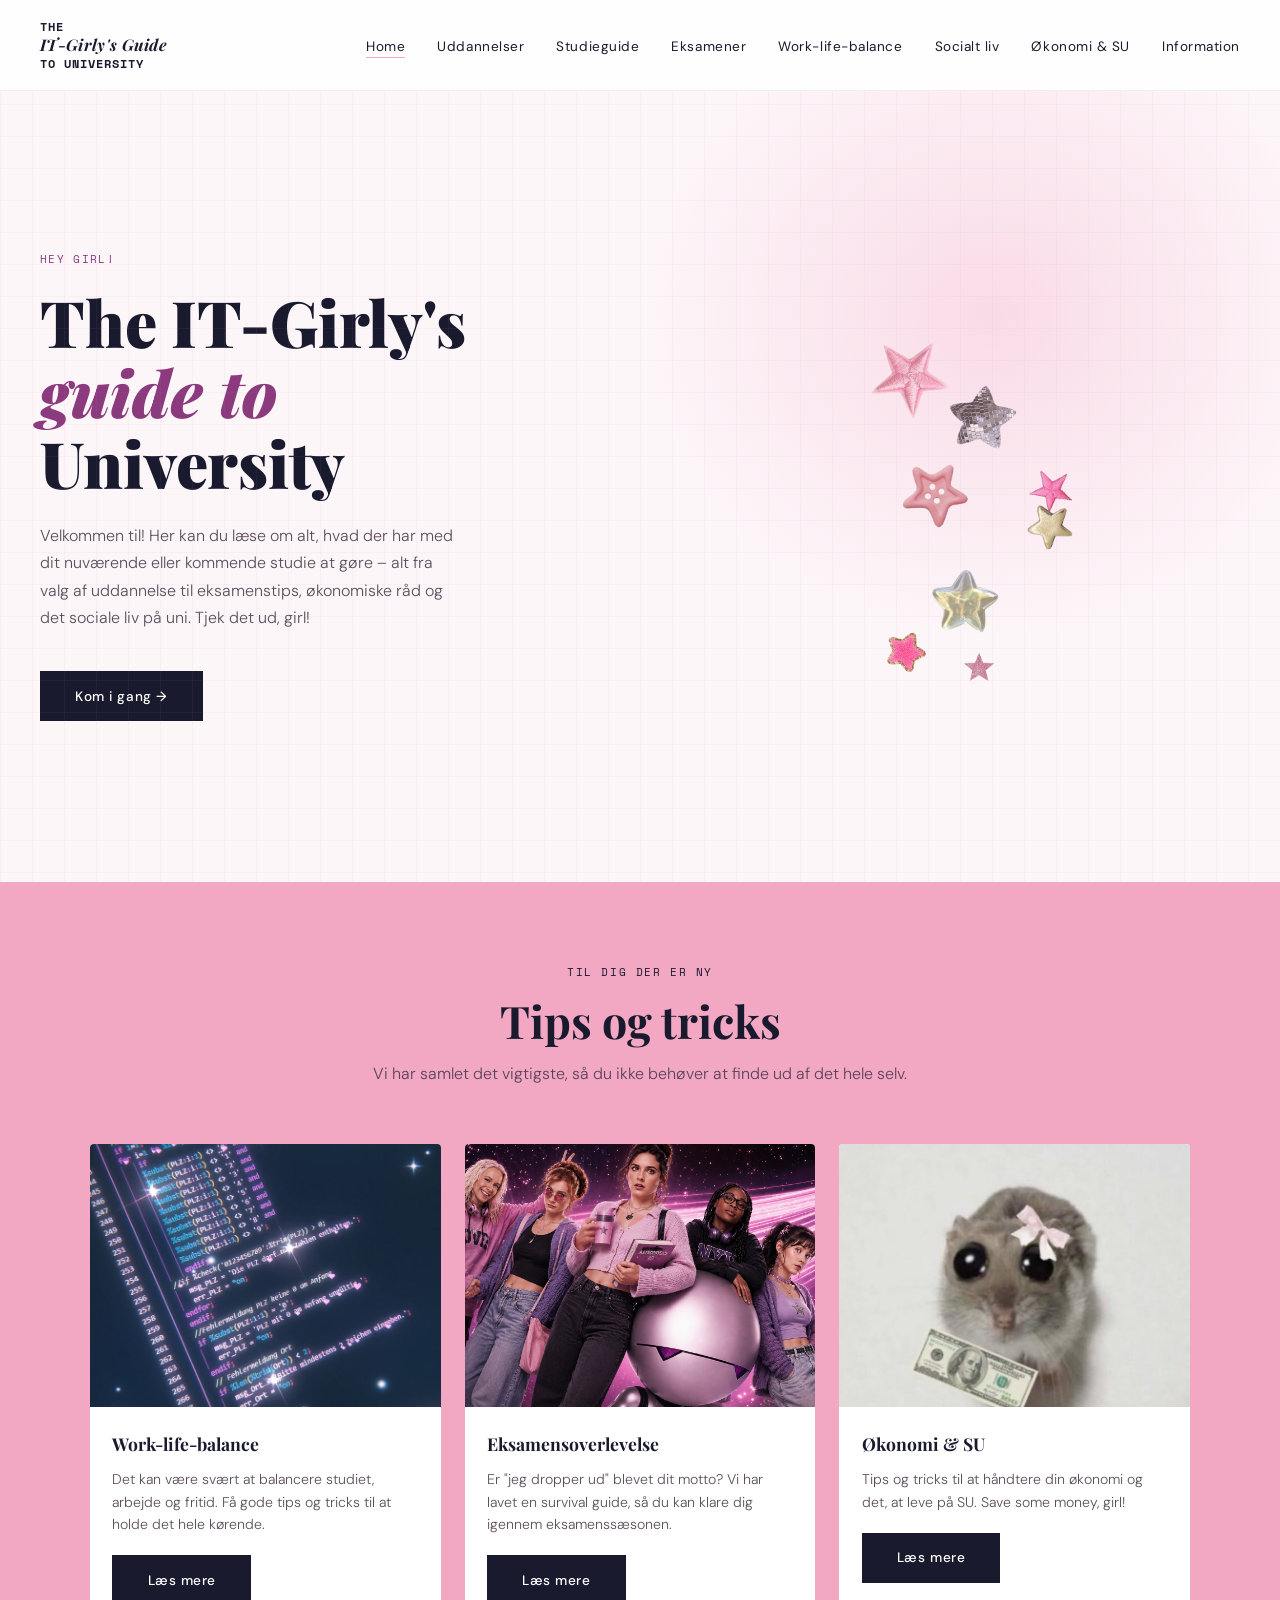
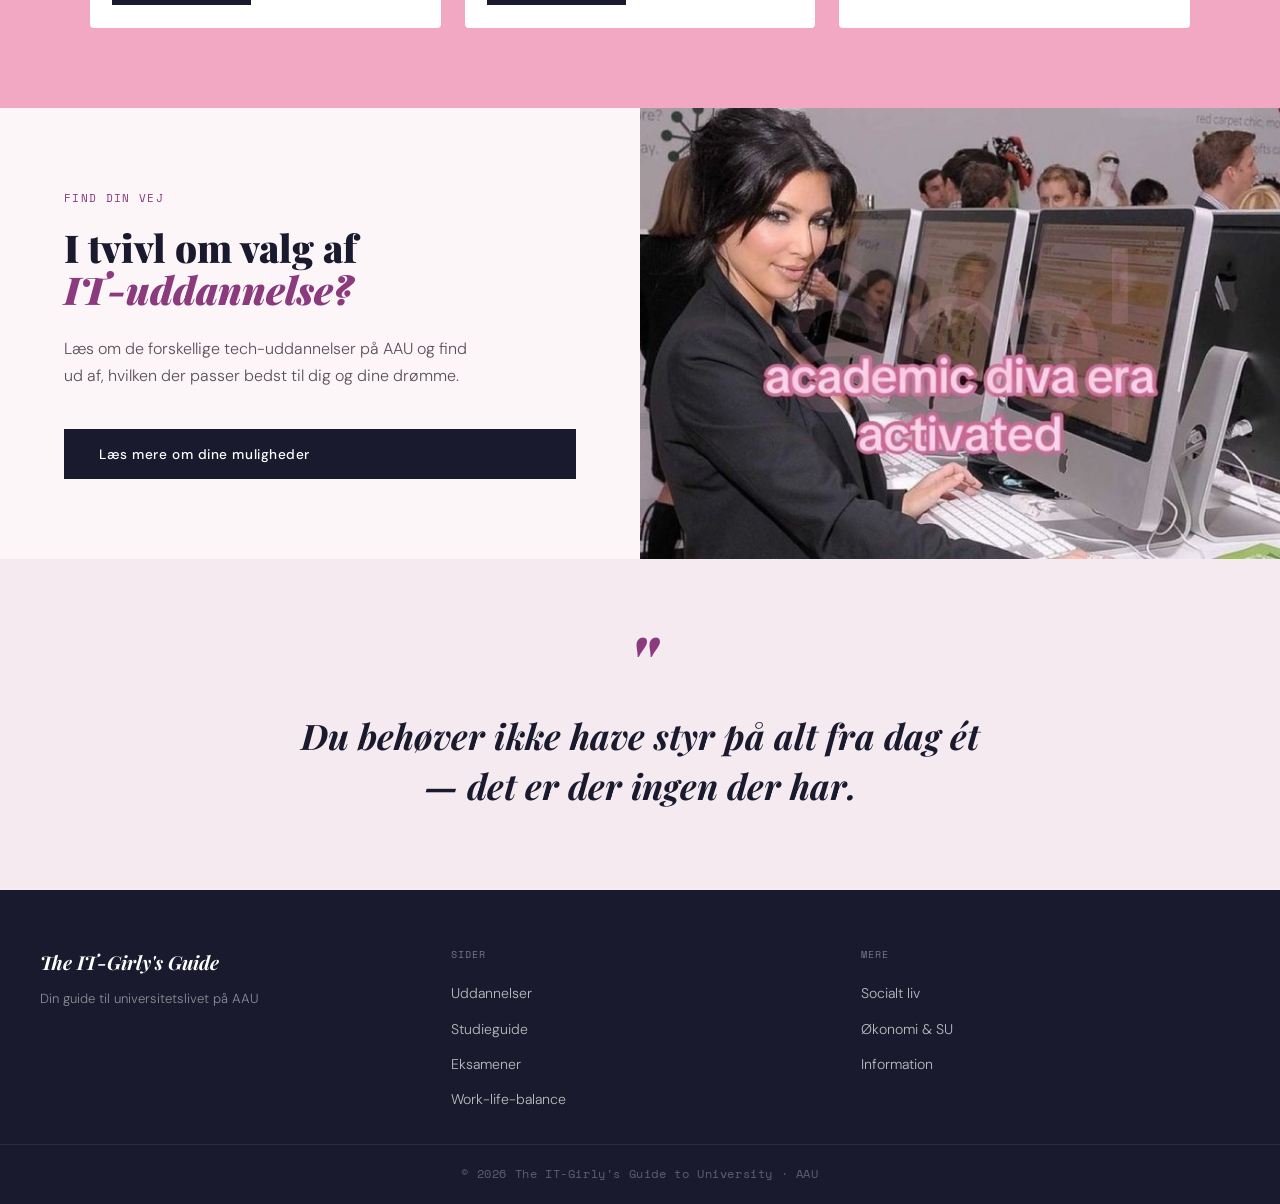
<file: index.html>
<!DOCTYPE html>
<html lang="da">
<head>
  <meta charset="UTF-8" />
  <meta name="viewport" content="width=device-width, initial-scale=1.0" />
  <title>The IT-Girly's Guide to University</title>
  <link rel="stylesheet" href="css/global.css" />
  <link rel="stylesheet" href="css/theme.css" />
</head>
<body>

  <!-- NAVIGATION -->
  <nav class="navbar">
    <a href="index.html" class="navbar__logo">
      The <span>IT-Girly's Guide</span> to University
    </a>
    <ul class="navbar__menu" id="navMenu">
      <li><a href="index.html" class="active">Home</a></li>
      <li><a href="educations.html">Uddannelser</a></li>
      <li><a href="study-tips.html">Studieguide</a></li>
      <li><a href="exams.html">Eksamener</a></li>
      <li><a href="balance.html">Work-life-balance</a></li>
      <li><a href="social-life.html">Socialt liv</a></li>
      <li><a href="economy.html">Økonomi & SU</a></li>
      <li><a href="information.html">Information</a></li>
    </ul>
    <button class="navbar__hamburger" id="hamburger" aria-label="Åbn menu">
      <span></span><span></span><span></span>
    </button>
  </nav>

  <div class="page-wrapper">

    <!-- HERO -->
    <section class="hero hero--home">
      <div class="hero__content">
        <p class="hero__eyebrow">HEY GIRL!</p>
        <h1 class="hero__title">
          The IT-Girly's<br/>
          <em>guide to</em><br/>
          University
        </h1>
        <p class="hero__text">
          Velkommen til! Her kan du læse om alt, hvad der har med dit nuværende eller kommende studie at gøre – alt fra valg af uddannelse til eksamenstips, økonomiske råd og det sociale liv på uni. Tjek det ud, girl!
        </p>
        <a href="educations.html" class="btn btn--dark">Kom i gang →</a>
      </div>
  <div class="hero__image">
    <img src="images/Stjerner1.png" alt="Stjerner" style="width:100%; max-height:450px; object-fit:contain; object-position:center;">
  </div>
</section>
    
    <!-- TIPS OG TRICKS SEKTION -->
    <section class="tips-section">
      <div class="section__header">
        <p class="section__eyebrow">Til dig der er ny</p>
        <h2 class="section__title">Tips og tricks</h2>
        <p class="section__subtitle">Vi har samlet det vigtigste, så du ikke behøver at finde ud af det hele selv.</p>
      </div>
      <div class="cards-grid">
        <div class="card">
          <img src="images/kode_med_glimmer.jpg" alt="Work-life-balance" class="card__image">
          <div class="card__body">
            <h3 class="card__title">Work-life-balance</h3>
            <p class="card__text">Det kan være svært at balancere studiet, arbejde og fritid. Få gode tips og tricks til at holde det hele kørende.</p>
            <a href="balance.html" class="btn btn--dark">Læs mere</a>
          </div>
        </div>
        <div class="card">
          <img src="images/Survivalguidegirls.png" alt="Eksamensoverlevelse" class="card__image">
          <div class="card__body">
            <h3 class="card__title">Eksamensoverlevelse</h3>
            <p class="card__text">Er "jeg dropper ud" blevet dit motto? Vi har lavet en survival guide, så du kan klare dig igennem eksamenssæsonen.</p>
            <a href="exams.html" class="btn btn--dark">Læs mere</a>
          </div>
        </div>
        <div class="card">
          <img src="images/Fattigmus.jpg" alt="Økonomi og SU" class="card__image">
          <div class="card__body">
            <h3 class="card__title">Økonomi & SU</h3>
            <p class="card__text">Tips og tricks til at håndtere din økonomi og det, at leve på SU. Save some money, girl!</p>
            <a href="economy.html" class="btn btn--dark">Læs mere</a>
          </div>
        </div>
      </div>
    </section>

    <!-- UDDANNELSE SPLIT -->
    <div class="edu-split">
      <div class="edu-split__text">
        <p class="hero__eyebrow">Find din vej</p>
        <h2 class="hero__title" style="font-size: clamp(1.8rem, 3vw, 2.8rem);">
          I tvivl om valg af<br/><em>IT-uddannelse?</em>
        </h2>
        <p class="hero__text">Læs om de forskellige tech-uddannelser på AAU og find ud af, hvilken der passer bedst til dig og dine drømme.</p>
        <a href="educations.html" class="btn btn--dark">Læs mere om dine muligheder</a>
      </div>
   <div class="edu-split__image" style="overflow:hidden;">
        <img src="images/academic_diva.jpg" alt="Academic diva" style="width:100%; height:100%; object-fit:cover; object-position:top;">
      </div>
    </div>

    <!-- QUOTE SEKTION -->
    <section class="quote-section">
      <blockquote>
        Du behøver ikke have styr på alt fra dag ét — det er der ingen der har.
      </blockquote>
    </section>

    <!-- FOOTER -->
    <footer class="footer">
      <div>
        <div class="footer__brand">The IT-Girly's Guide</div>
        <p class="footer__tagline">Din guide til universitetslivet på AAU</p>
      </div>
      <div>
        <p class="footer__heading">Sider</p>
        <ul class="footer__links">
          <li><a href="educations.html">Uddannelser</a></li>
          <li><a href="study-tips.html">Studieguide</a></li>
          <li><a href="exams.html">Eksamener</a></li>
          <li><a href="balance.html">Work-life-balance</a></li>
        </ul>
      </div>
      <div>
        <p class="footer__heading">Mere</p>
        <ul class="footer__links">
          <li><a href="social-life.html">Socialt liv</a></li>
          <li><a href="economy.html">Økonomi & SU</a></li>
          <li><a href="information.html">Information</a></li>
        </ul>
      </div>
    </footer>
    <div class="footer__bottom">© 2026 The IT-Girly's Guide to University · AAU</div>

  </div>

  <script>
    // Hamburger menu toggle
    document.getElementById('hamburger').addEventListener('click', function() {
      document.getElementById('navMenu').classList.toggle('is-open');
    });
  </script>

</body>
</html>
</file>
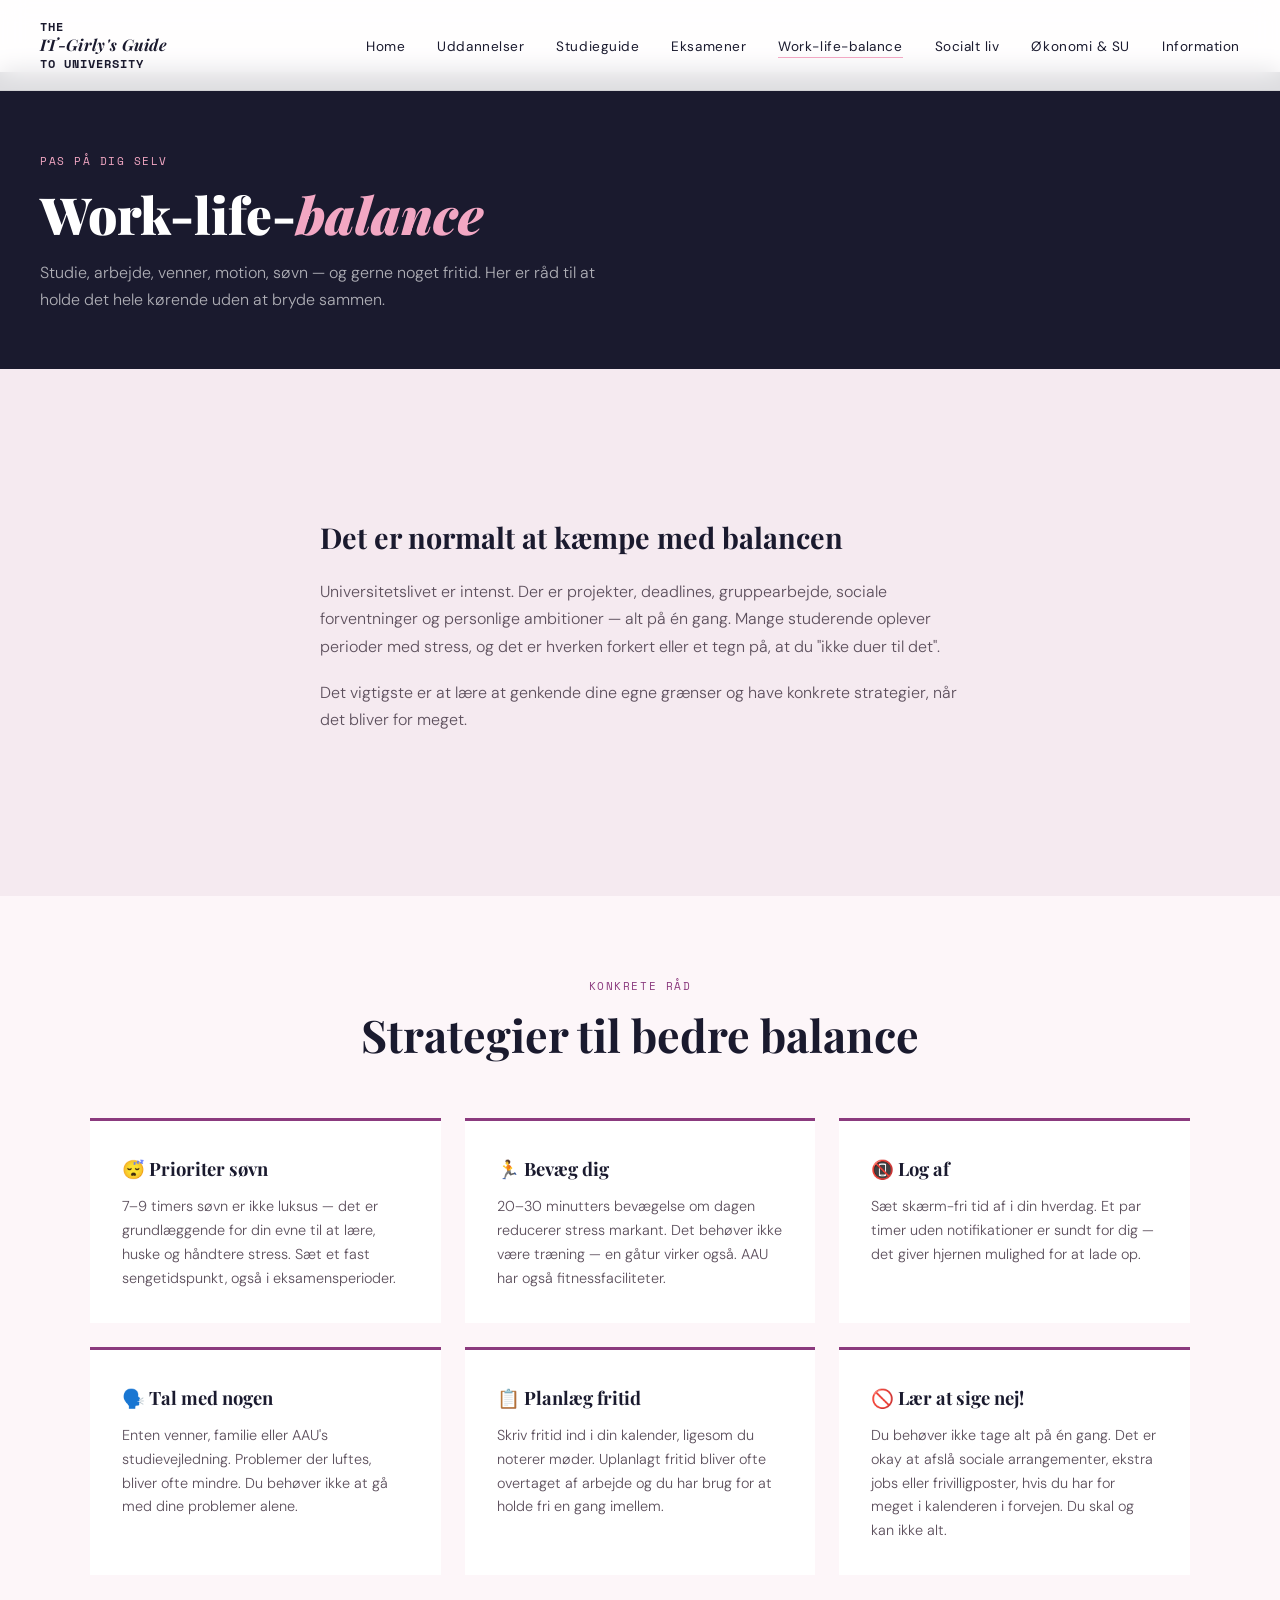
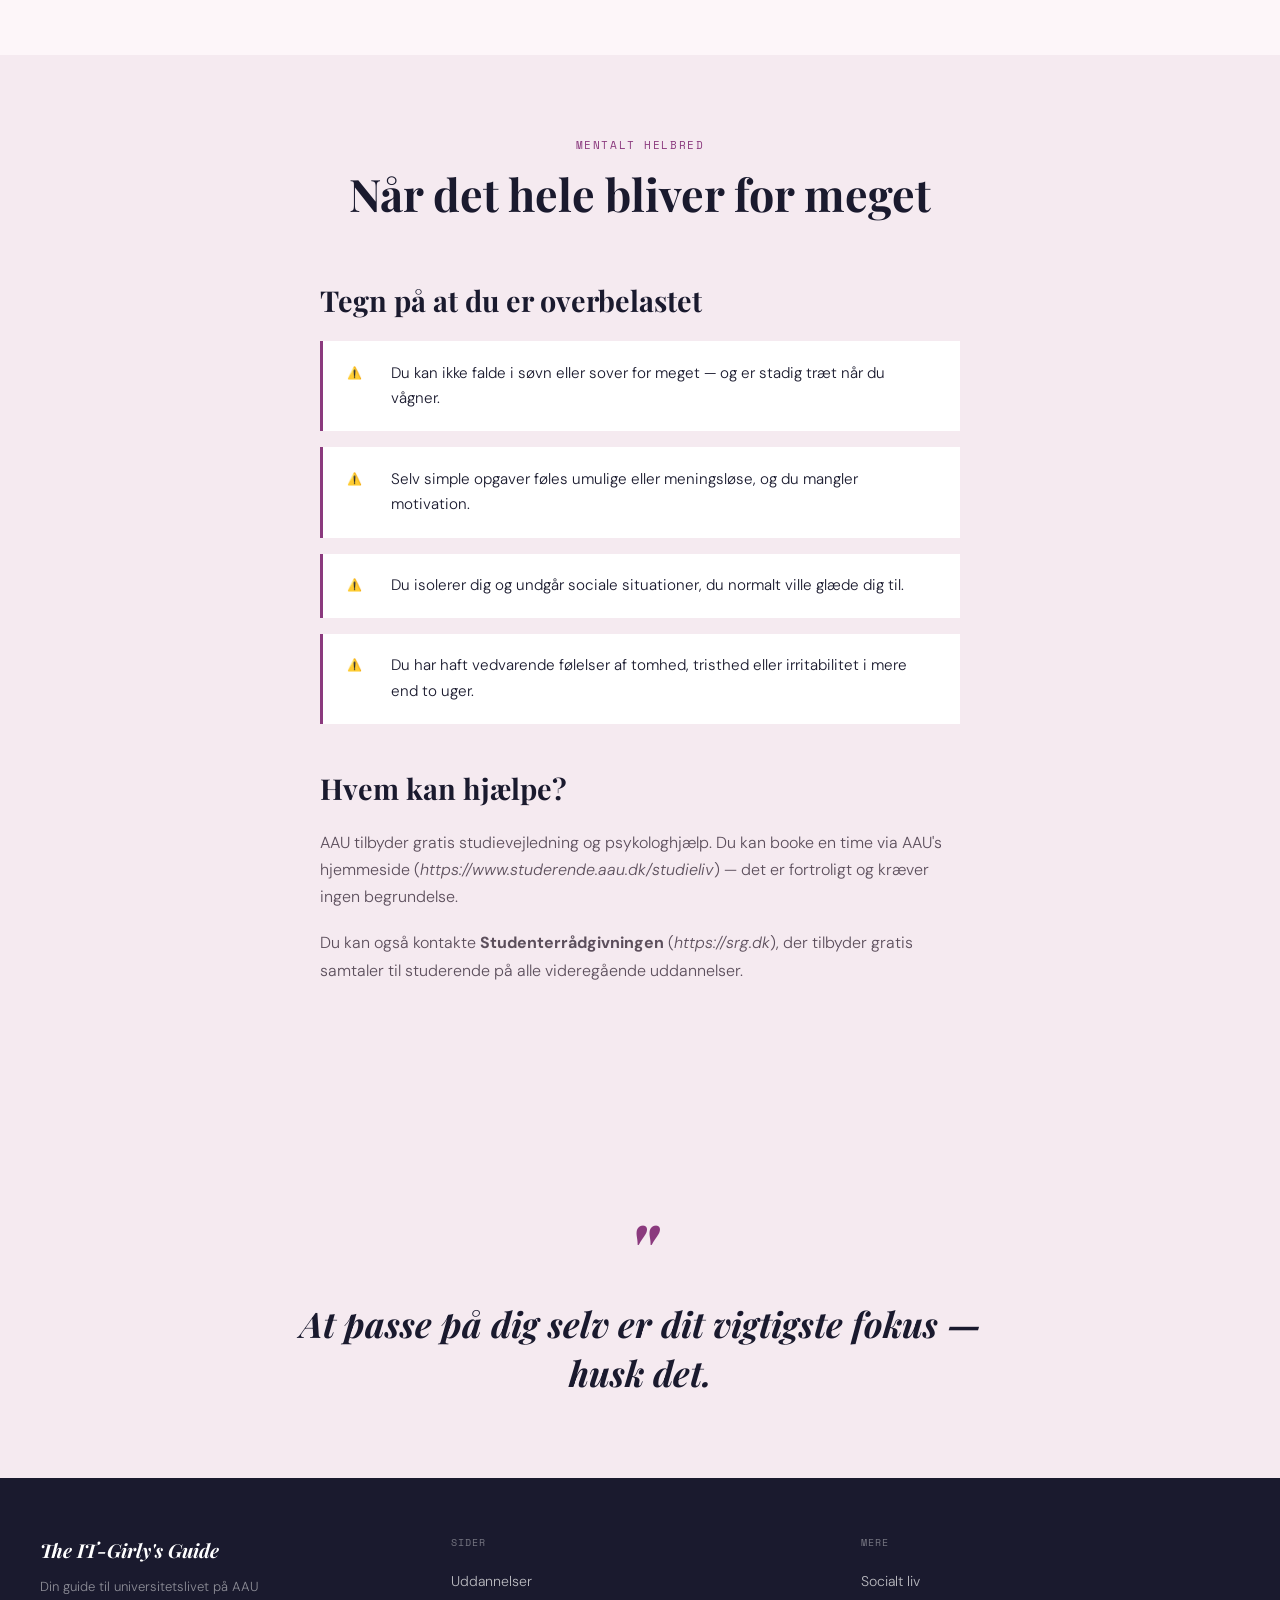
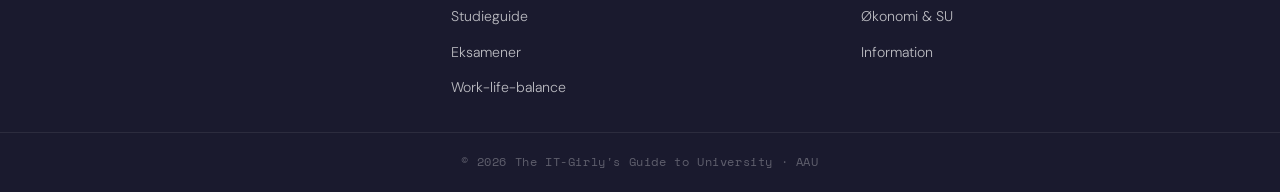
<file: balance.html>
<!DOCTYPE html>
<html lang="da">
<head>
  <meta charset="UTF-8" />
  <meta name="viewport" content="width=device-width, initial-scale=1.0" />
  <title>Work-Life-Balance – The IT-Girly's Guide</title>
  <link rel="stylesheet" href="css/global.css" />
  <link rel="stylesheet" href="css/theme.css" />
</head>
<body>

  <nav class="navbar">
    <a href="index.html" class="navbar__logo">
      The <span>IT-Girly's Guide</span> to University
    </a>
    <ul class="navbar__menu" id="navMenu">
      <li><a href="index.html">Home</a></li>
      <li><a href="educations.html">Uddannelser</a></li>
      <li><a href="study-tips.html">Studieguide</a></li>
      <li><a href="exams.html">Eksamener</a></li>
      <li><a href="balance.html" class="active">Work-life-balance</a></li>
      <li><a href="social-life.html">Socialt liv</a></li>
      <li><a href="economy.html">Økonomi & SU</a></li>
      <li><a href="information.html">Information</a></li>
    </ul>
    <button class="navbar__hamburger" id="hamburger" aria-label="Åbn menu">
      <span></span><span></span><span></span>
    </button>
  </nav>

  <div class="page-wrapper">

    <header class="page-header page-header--dark">
      <p class="page-header__eyebrow">Pas på dig selv</p>
      <h1 class="page-header__title">Work-life-<em>balance</em></h1>
      <p class="page-header__text">
        Studie, arbejde, venner, motion, søvn — og gerne noget fritid. Her er råd til at holde det hele kørende uden at bryde sammen.
      </p>
    </header>

    <!-- INTRO -->
    <section class="section section--light">
      <div class="content-block">
        <h2>Det er normalt at kæmpe med balancen</h2>
        <p>
          Universitetslivet er intenst. Der er projekter, deadlines, gruppearbejde, sociale forventninger og personlige ambitioner — alt på én gang. Mange studerende oplever perioder med stress, og det er hverken forkert eller et tegn på, at du "ikke duer til det".
        </p>
        <p>
          Det vigtigste er at lære at genkende dine egne grænser og have konkrete strategier, når det bliver for meget.
        </p>
      </div>
    </section>

    <!-- STRATEGIER -->
    <section class="section">
      <div class="section__header">
        <p class="section__eyebrow">Konkrete råd</p>
        <h2 class="section__title">Strategier til bedre balance</h2>
      </div>
      <div class="info-grid">
        <div class="info-card">
          <h3>😴 Prioriter søvn</h3>
          <p>7–9 timers søvn er ikke luksus — det er grundlæggende for din evne til at lære, huske og håndtere stress. Sæt et fast sengetidspunkt, også i eksamensperioder.</p>
        </div>
        <div class="info-card">
          <h3>🏃 Bevæg dig</h3>
          <p>20–30 minutters bevægelse om dagen reducerer stress markant. Det behøver ikke være træning — en gåtur virker også. AAU har også fitnessfaciliteter.</p>
        </div>
        <div class="info-card">
          <h3>📵 Log af</h3>
          <p>Sæt skærm-fri tid af i din hverdag. Et par timer uden notifikationer er sundt for dig — det giver hjernen mulighed for at lade op.</p>
        </div>
        <div class="info-card">
          <h3>🗣️ Tal med nogen</h3>
          <p>Enten venner, familie eller AAU's studievejledning. Problemer der luftes, bliver ofte mindre. Du behøver ikke at gå med dine problemer alene.</p>
        </div>
        <div class="info-card">
          <h3>📋 Planlæg fritid</h3>
          <p>Skriv fritid ind i din kalender, ligesom du noterer møder. Uplanlagt fritid bliver ofte overtaget af arbejde og du har brug for at holde fri en gang imellem.</p>
        </div>
        <div class="info-card">
          <h3>🚫 Lær at sige nej!</h3>
          <p>Du behøver ikke tage alt på én gang. Det er okay at afslå sociale arrangementer, ekstra jobs eller frivilligposter, hvis du har for meget i kalenderen i forvejen. Du skal og kan ikke alt.</p>
        </div>
      </div>
    </section>

    <!-- MENTALT HELBRED -->
    <section class="section section--light">
      <div class="section__header">
        <p class="section__eyebrow">Mentalt helbred</p>
        <h2 class="section__title">Når det hele bliver for meget</h2>
      </div>
      <div class="content-block" style="padding-top: 0; margin-top: 0;">
        <h2>Tegn på at du er overbelastet</h2>
        <ul class="tip-list">
          <li>
            <span class="tip-number">⚠️</span>
            <span class="tip-text">Du kan ikke falde i søvn eller sover for meget — og er stadig træt når du vågner.</span>
          </li>
          <li>
            <span class="tip-number">⚠️</span>
            <span class="tip-text">Selv simple opgaver føles umulige eller meningsløse, og du mangler motivation.</span>
          </li>
          <li>
            <span class="tip-number">⚠️</span>
            <span class="tip-text">Du isolerer dig og undgår sociale situationer, du normalt ville glæde dig til.</span>
          </li>
          <li>
            <span class="tip-number">⚠️</span>
            <span class="tip-text">Du har haft vedvarende følelser af tomhed, tristhed eller irritabilitet i mere end to uger.</span>
          </li>
        </ul>

        <h2 style="margin-top: 2.5rem;">Hvem kan hjælpe?</h2>
        <p>AAU tilbyder gratis studievejledning og psykologhjælp. Du kan booke en time via AAU's hjemmeside (<em>https://www.studerende.aau.dk/studieliv</em>) — det er fortroligt og kræver ingen begrundelse.</p>
        <p>Du kan også kontakte <strong>Studenterrådgivningen</strong> (<em>https://srg.dk</em>), der tilbyder gratis samtaler til studerende på alle videregående uddannelser.</p>
      </div>
    </section>

    <!-- QUOTE -->
    <section class="quote-section">
      <blockquote>
        At passe på dig selv er dit vigtigste fokus — husk det.
      </blockquote>
    </section>

    <footer class="footer">
      <div>
        <div class="footer__brand">The IT-Girly's Guide</div>
        <p class="footer__tagline">Din guide til universitetslivet på AAU</p>
      </div>
      <div>
        <p class="footer__heading">Sider</p>
        <ul class="footer__links">
          <li><a href="educations.html">Uddannelser</a></li>
          <li><a href="study-tips.html">Studieguide</a></li>
          <li><a href="exams.html">Eksamener</a></li>
          <li><a href="balance.html">Work-life-balance</a></li>
        </ul>
      </div>
      <div>
        <p class="footer__heading">Mere</p>
        <ul class="footer__links">
          <li><a href="social-life.html">Socialt liv</a></li>
          <li><a href="economy.html">Økonomi & SU</a></li>
          <li><a href="information.html">Information</a></li>
        </ul>
      </div>
    </footer>
    <div class="footer__bottom">© 2026 The IT-Girly's Guide to University · AAU</div>

  </div>

  <script>
    document.getElementById('hamburger').addEventListener('click', function() {
      document.getElementById('navMenu').classList.toggle('is-open');
    });
  </script>
</body>
</html>
</file>
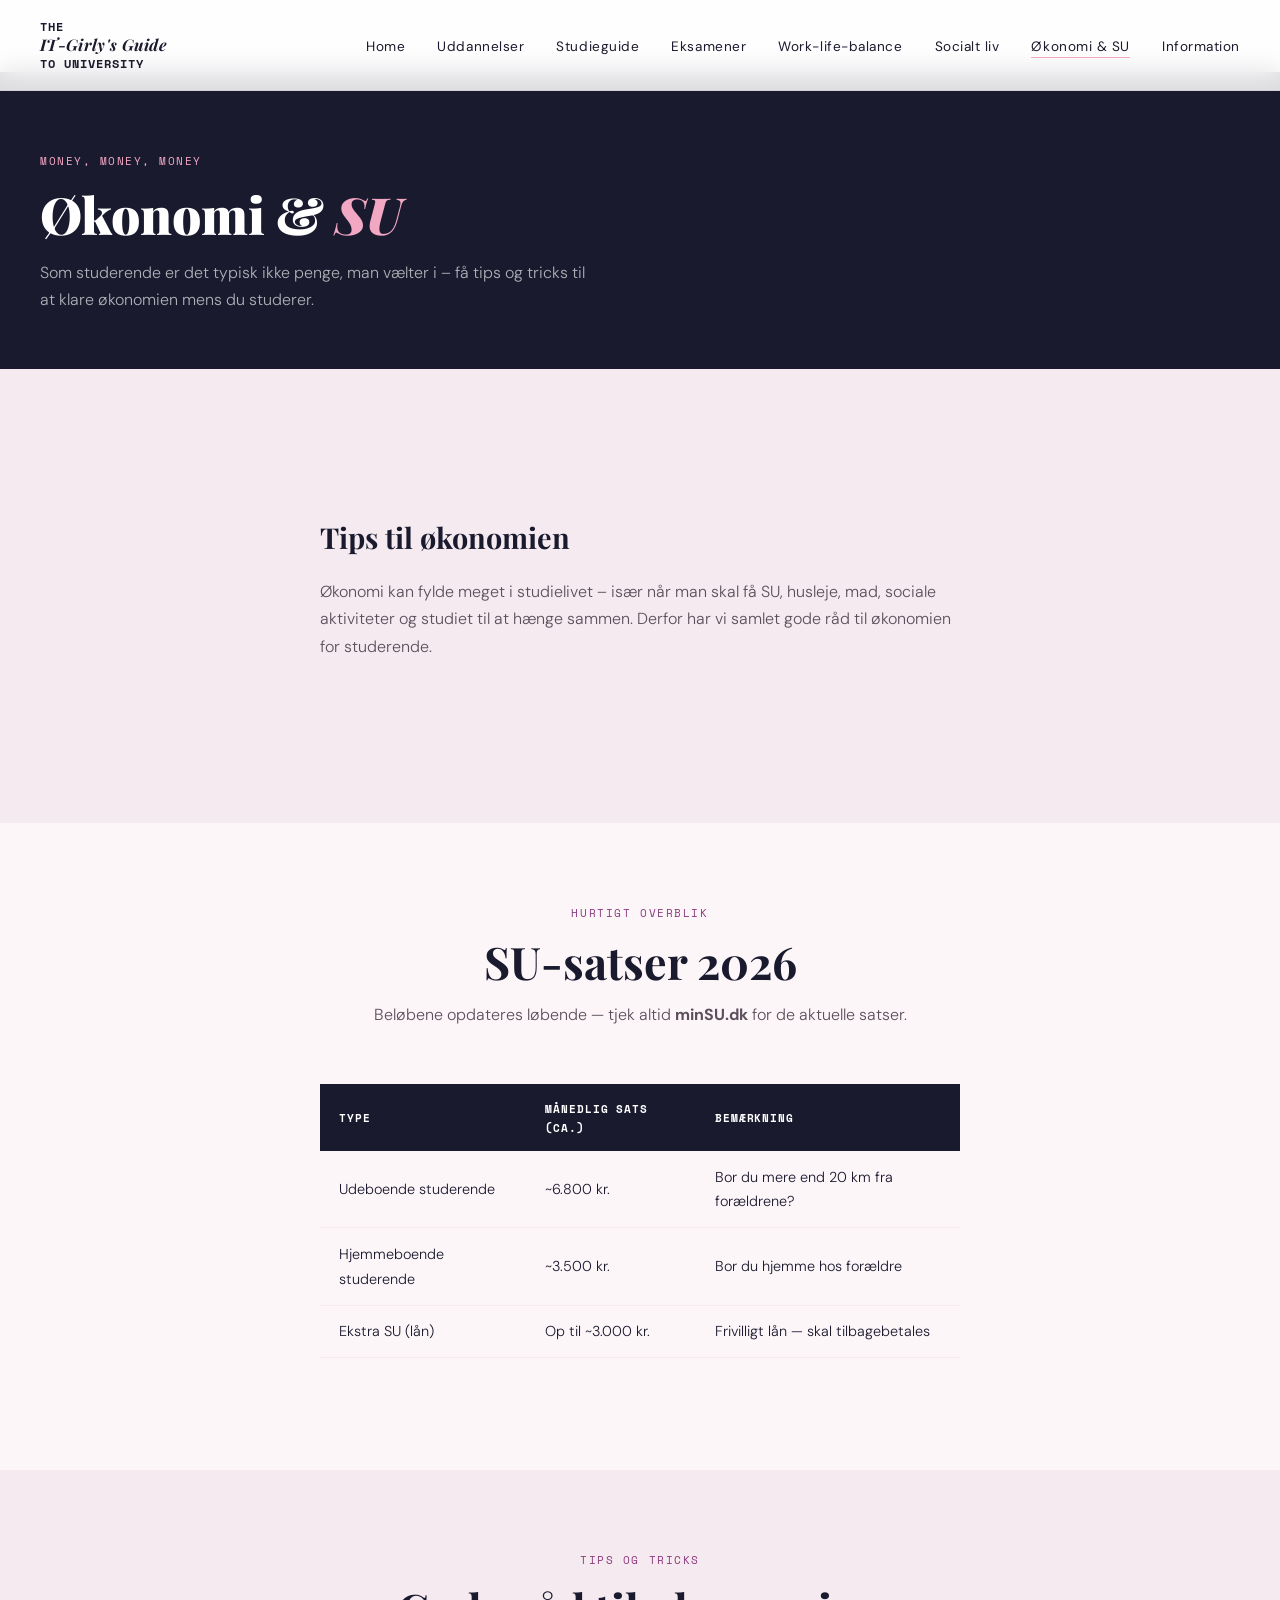
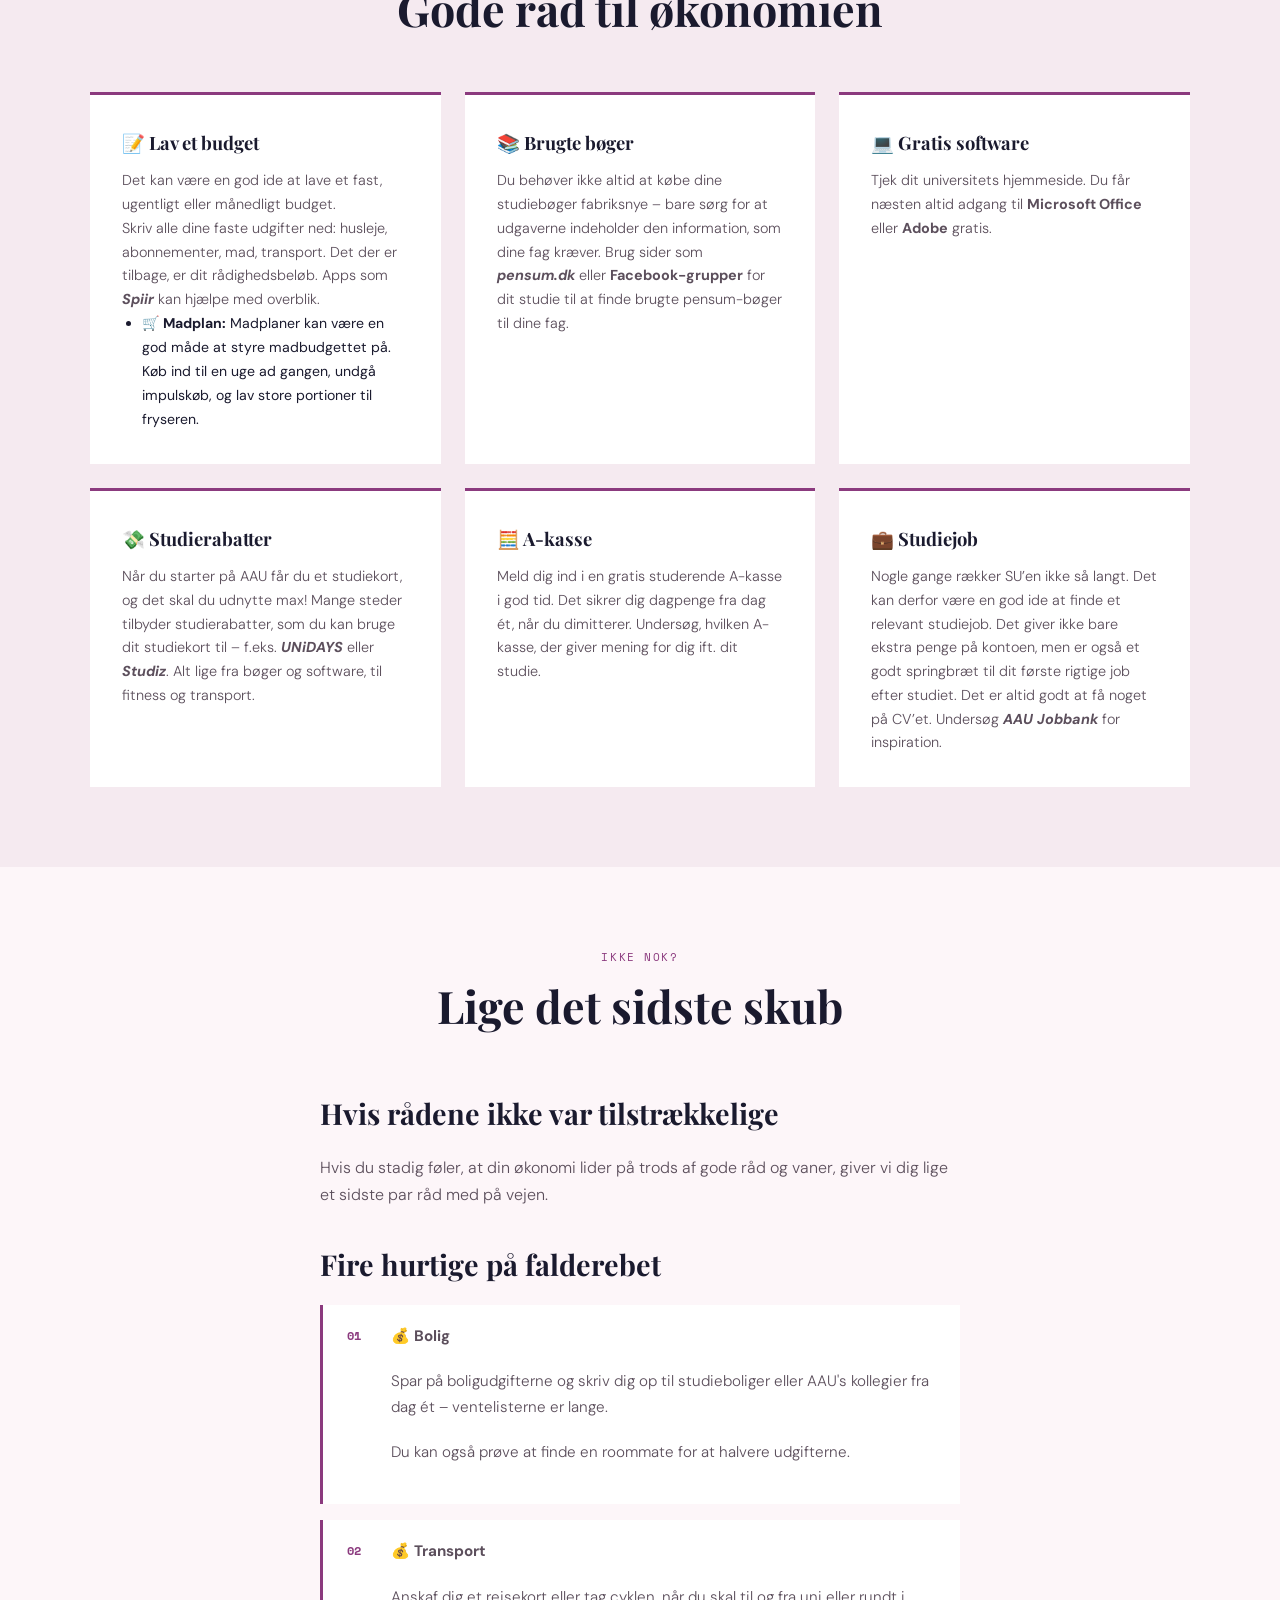
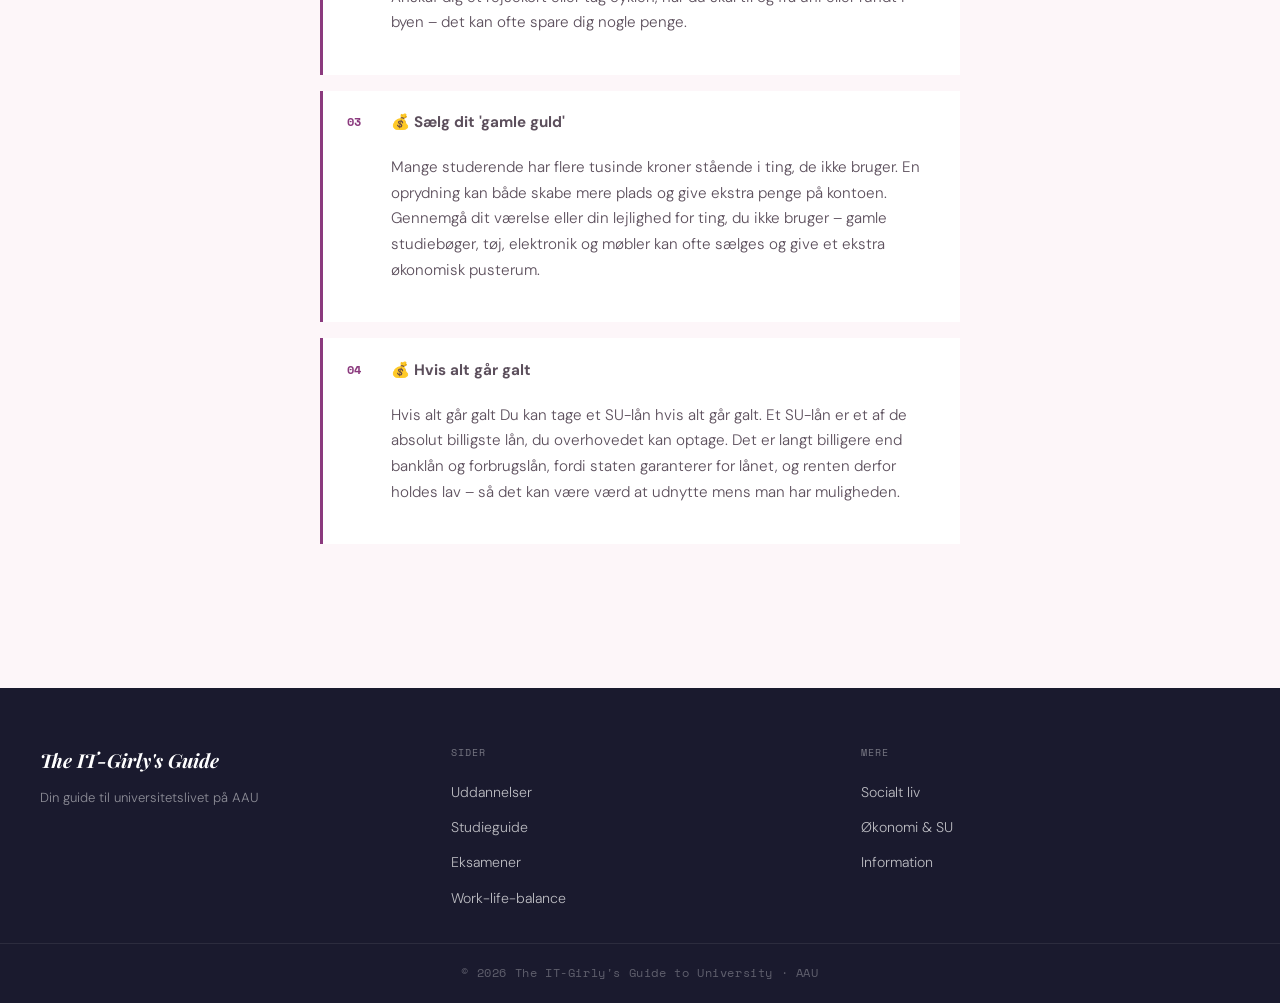
<file: economy.html>
<!DOCTYPE html>
<html lang="da">
<head>
  <meta charset="UTF-8" />
  <meta name="viewport" content="width=device-width, initial-scale=1.0" />
  <title>Økonomi & SU – The IT-Girly's Guide</title>
  <link rel="stylesheet" href="css/global.css" />
  <link rel="stylesheet" href="css/theme.css" />
</head>
<body>

  <nav class="navbar">
    <a href="index.html" class="navbar__logo">
      The <span>IT-Girly's Guide</span> to University
    </a>
    <ul class="navbar__menu" id="navMenu">
      <li><a href="index.html">Home</a></li>
      <li><a href="educations.html">Uddannelser</a></li>
      <li><a href="study-tips.html">Studieguide</a></li>
      <li><a href="exams.html">Eksamener</a></li>
      <li><a href="balance.html">Work-life-balance</a></li>
      <li><a href="social-life.html">Socialt liv</a></li>
      <li><a href="economy.html" class="active">Økonomi & SU</a></li>
      <li><a href="information.html">Information</a></li>
    </ul>
    <button class="navbar__hamburger" id="hamburger" aria-label="Åbn menu">
      <span></span><span></span><span></span>
    </button>
  </nav>

  <div class="page-wrapper">

    <header class="page-header page-header--dark">
      <p class="page-header__eyebrow">Money, money, money</p>
      <h1 class="page-header__title">Økonomi &amp; <em>SU</em></h1>
      <p class="page-header__text">
        Som studerende er det typisk ikke penge, man vælter i – få tips og tricks til at klare økonomien mens du studerer.
      </p>
    </header>

    <!-- SU INTRO -->
    <section class="section section--light">
      <div class="content-block">
        <h2>Tips til økonomien</h2>
        <p>
          Økonomi kan fylde meget i studielivet – især når man skal få SU, husleje, mad, sociale aktiviteter og studiet til at hænge sammen. Derfor har vi samlet gode råd til økonomien for studerende.        
        </p>
      </div>
    </section>

    <!-- SU TABEL -->
    <section class="section">
      <div class="section__header">
        <p class="section__eyebrow">Hurtigt overblik</p>
        <h2 class="section__title">SU-satser 2026</h2>
        <p class="section__subtitle">Beløbene opdateres løbende — tjek altid <strong>minSU.dk</strong> for de aktuelle satser.</p>
      </div>
      <div style="max-width: 720px; margin: 0 auto; padding: 0 2.5rem;">
        <table class="economy-table">
          <thead>
            <tr>
              <th>Type</th>
              <th>Månedlig sats (ca.)</th>
              <th>Bemærkning</th>
            </tr>
          </thead>
          <tbody>
            <tr>
              <td>Udeboende studerende</td>
              <td>~6.800 kr.</td>
              <td>Bor du mere end 20 km fra forældrene?</td>
            </tr>
            <tr>
              <td>Hjemmeboende studerende</td>
              <td>~3.500 kr.</td>
              <td>Bor du hjemme hos forældre</td>
            </tr>
            <tr>
              <td>Ekstra SU (lån)</td>
              <td>Op til ~3.000 kr.</td>
              <td>Frivilligt lån — skal tilbagebetales</td>
            </tr>
          </tbody>
        </table>
      </div>
    </section>

    <!-- BUDGET TIPS -->
    <section class="section section--light">
      <div class="section__header">
        <p class="section__eyebrow">Tips og tricks</p>
        <h2 class="section__title">Gode råd til økonomien</h2>
      </div>
      <div class="info-grid">
        <div class="info-card">
          <h3>📝 Lav et budget</h3>
          <p>Det kan være en god ide at lave et fast, ugentligt eller månedligt budget.</p> 
          </p>
          <p>Skriv alle dine faste udgifter ned: husleje, abonnementer, mad, transport. Det der er tilbage, er dit rådighedsbeløb. Apps som <strong><em>Spiir</strong></em> kan hjælpe med overblik.</p>
          <ul style="list-style-type: disc; padding-left: 20px; font-size: 0.88rem; font-weight: normal;">
            <li><strong>🛒 Madplan:</strong> Madplaner kan være en god måde at styre madbudgettet på. Køb ind til en uge ad gangen, undgå impulskøb, og lav store portioner til fryseren.</li>
          </ul>
        </div>
        <div class="info-card">
          <h3>📚 Brugte bøger</h3>
          <p>Du behøver ikke altid at købe dine studiebøger fabriksnye – bare sørg for at udgaverne indeholder den information, som dine fag kræver. Brug sider som <strong><em>pensum.dk</strong></em> eller <strong>Facebook-grupper</strong> for dit studie til at finde brugte pensum-bøger til dine fag.</p>
        </div>
        <div class="info-card">
          <h3>💻 Gratis software</h3>
          <p>Tjek dit universitets hjemmeside. Du får næsten altid adgang til <strong>Microsoft Office</strong> eller <strong>Adobe</strong> gratis.</p>
        </div>
        <div class="info-card">
          <h3>💸 Studierabatter</h3>
          <p>Når du starter på AAU får du et studiekort, og det skal du udnytte max! Mange steder tilbyder studierabatter, som du kan bruge dit studiekort til – f.eks. <strong><em>UNiDAYS</strong></em> eller <strong><em>Studiz</strong></em>. Alt lige fra bøger og software, til fitness og transport.</p>
        </div>
        <div class="info-card">
          <h3>🧮 A-kasse</h3>
          <p>Meld dig ind i en gratis studerende A-kasse i god tid. Det sikrer dig dagpenge fra dag ét, når du dimitterer. Undersøg, hvilken A-kasse, der giver mening for dig ift. dit studie.</p>
        </div>
        <div class="info-card">
          <h3>💼 Studiejob</h3>
          <p>Nogle gange rækker SU’en ikke så langt. Det kan derfor være en god ide at finde et relevant studiejob. Det giver ikke bare ekstra penge på kontoen, men er også et godt springbræt til dit første rigtige job efter studiet. Det er altid godt at få noget på CV’et. Undersøg <em><strong>AAU Jobbank</em></strong> for inspiration.</p>
        </div>
      </div>
    </section>

    <!-- STUDIEJOB -->
    <section class="section">
      <div class="section__header">
        <p class="section__eyebrow">Ikke nok?</p>
        <h2 class="section__title">Lige det sidste skub</h2>
      </div>
      <div class="content-block" style="padding-top: 0; margin-top: 0;">
        <h2>Hvis rådene ikke var tilstrækkelige</h2>
        <p>
          Hvis du stadig føler, at din økonomi lider på trods af gode råd og vaner, giver vi dig lige et sidste par råd med på vejen.
        </p>

        <h2 style="margin-top: 2rem;">Fire hurtige på falderebet</h2>
        <ul class="tip-list">
          <li>
            <span class="tip-number">01</span>
            <span class="tip-text"><p><strong>💰 Bolig</strong></p>
              <p>Spar på boligudgifterne og skriv dig op til studieboliger eller AAU's kollegier fra dag ét – ventelisterne er lange.</p>
            </p>
              <p>Du kan også prøve at finde en roommate for at halvere udgifterne.</p></span>
          </li>
          <li>
            <span class="tip-number">02</span>
            <span class="tip-text"><p><strong>💰 Transport</strong></p>
            <p>Anskaf dig et rejsekort eller tag cyklen, når du skal til og fra uni eller rundt i byen – det kan ofte spare dig nogle penge.</p></span>
          </li>
          <li>
            <span class="tip-number">03</span>
            <span class="tip-text"><p><strong>💰 Sælg dit 'gamle guld'</strong></p>
              <p>Mange studerende har flere tusinde kroner stående i ting, de ikke bruger. En oprydning kan både skabe mere plads og give ekstra penge på kontoen. Gennemgå dit værelse eller din lejlighed for ting, du ikke bruger – gamle studiebøger, tøj, elektronik og møbler kan ofte sælges og give et ekstra økonomisk pusterum.</p></span>
          </li>
          <li>
            <span class="tip-number">04</span>
            <span class="tip-text"><p><strong>💰 Hvis alt går galt</strong></p>
              <p>Hvis alt går galt </strong>Du kan tage et SU-lån hvis alt går galt. Et SU-lån er et af de absolut billigste lån, du overhovedet kan optage. Det er langt billigere end banklån og forbrugslån, fordi staten garanterer for lånet, og renten derfor holdes lav – så det kan være værd at udnytte mens man har muligheden.</p></span>
          </li>
        </ul>
      </div>
    </section>

    <footer class="footer">
      <div>
        <div class="footer__brand">The IT-Girly's Guide</div>
        <p class="footer__tagline">Din guide til universitetslivet på AAU</p>
      </div>
      <div>
        <p class="footer__heading">Sider</p>
        <ul class="footer__links">
          <li><a href="educations.html">Uddannelser</a></li>
          <li><a href="study-tips.html">Studieguide</a></li>
          <li><a href="exams.html">Eksamener</a></li>
          <li><a href="balance.html">Work-life-balance</a></li>
        </ul>
      </div>
      <div>
        <p class="footer__heading">Mere</p>
        <ul class="footer__links">
          <li><a href="social-life.html">Socialt liv</a></li>
          <li><a href="economy.html">Økonomi & SU</a></li>
          <li><a href="information.html">Information</a></li>
        </ul>
      </div>
    </footer>
    <div class="footer__bottom">© 2026 The IT-Girly's Guide to University · AAU</div>

  </div>

  <script>
    document.getElementById('hamburger').addEventListener('click', function() {
      document.getElementById('navMenu').classList.toggle('is-open');
    });
  </script>
</body>
</html>
</file>
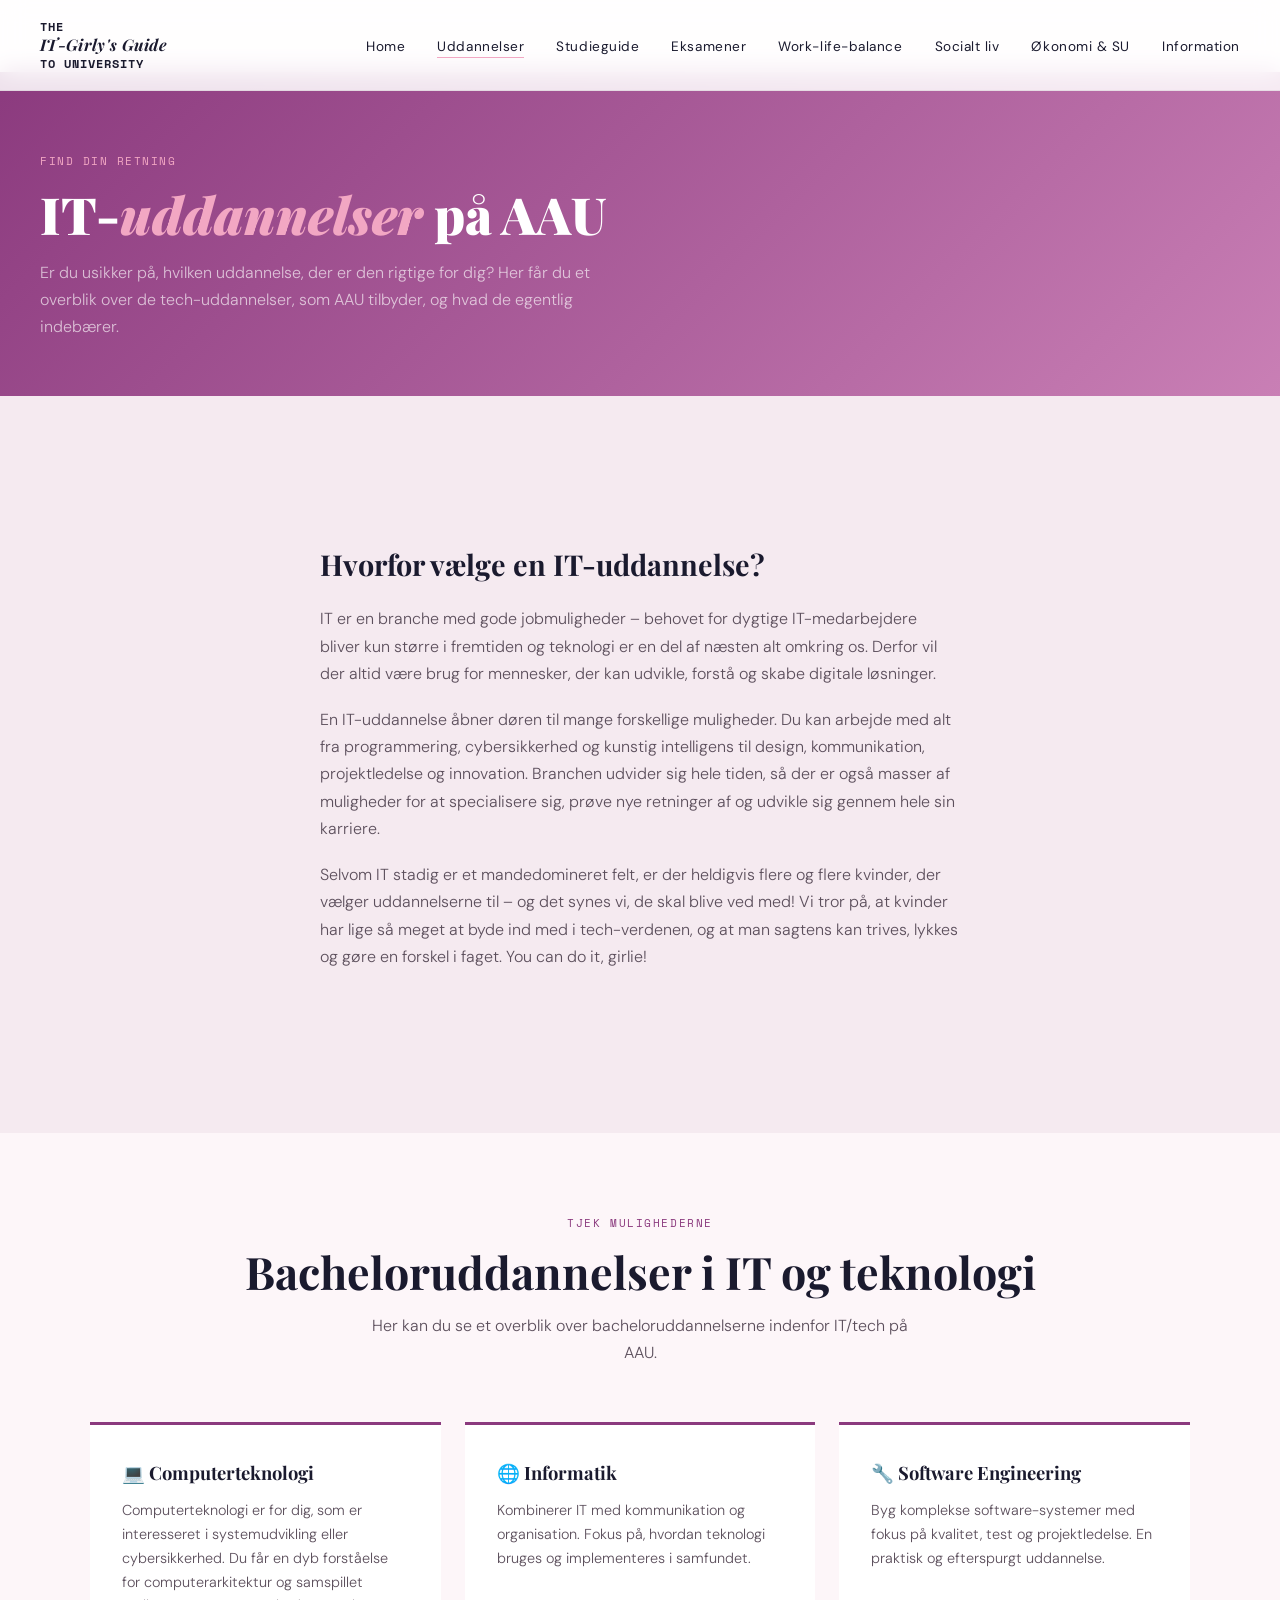
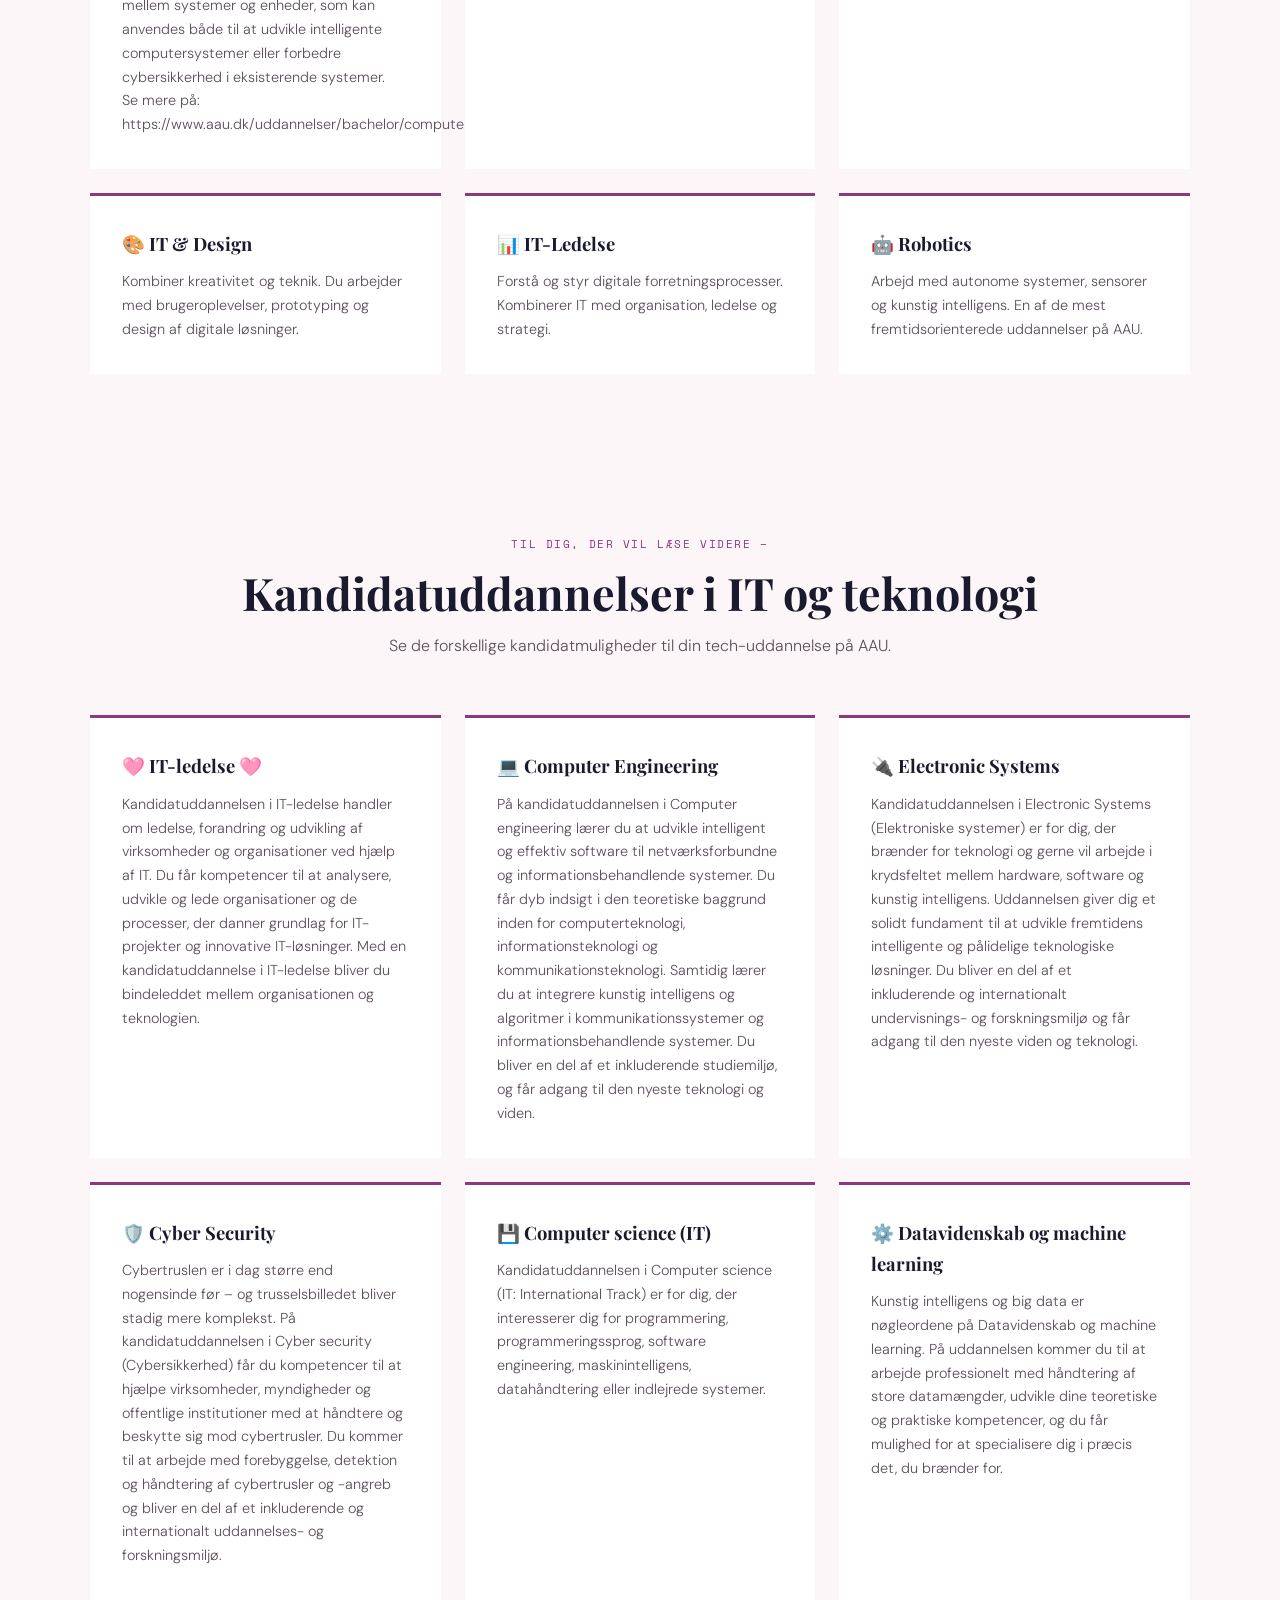
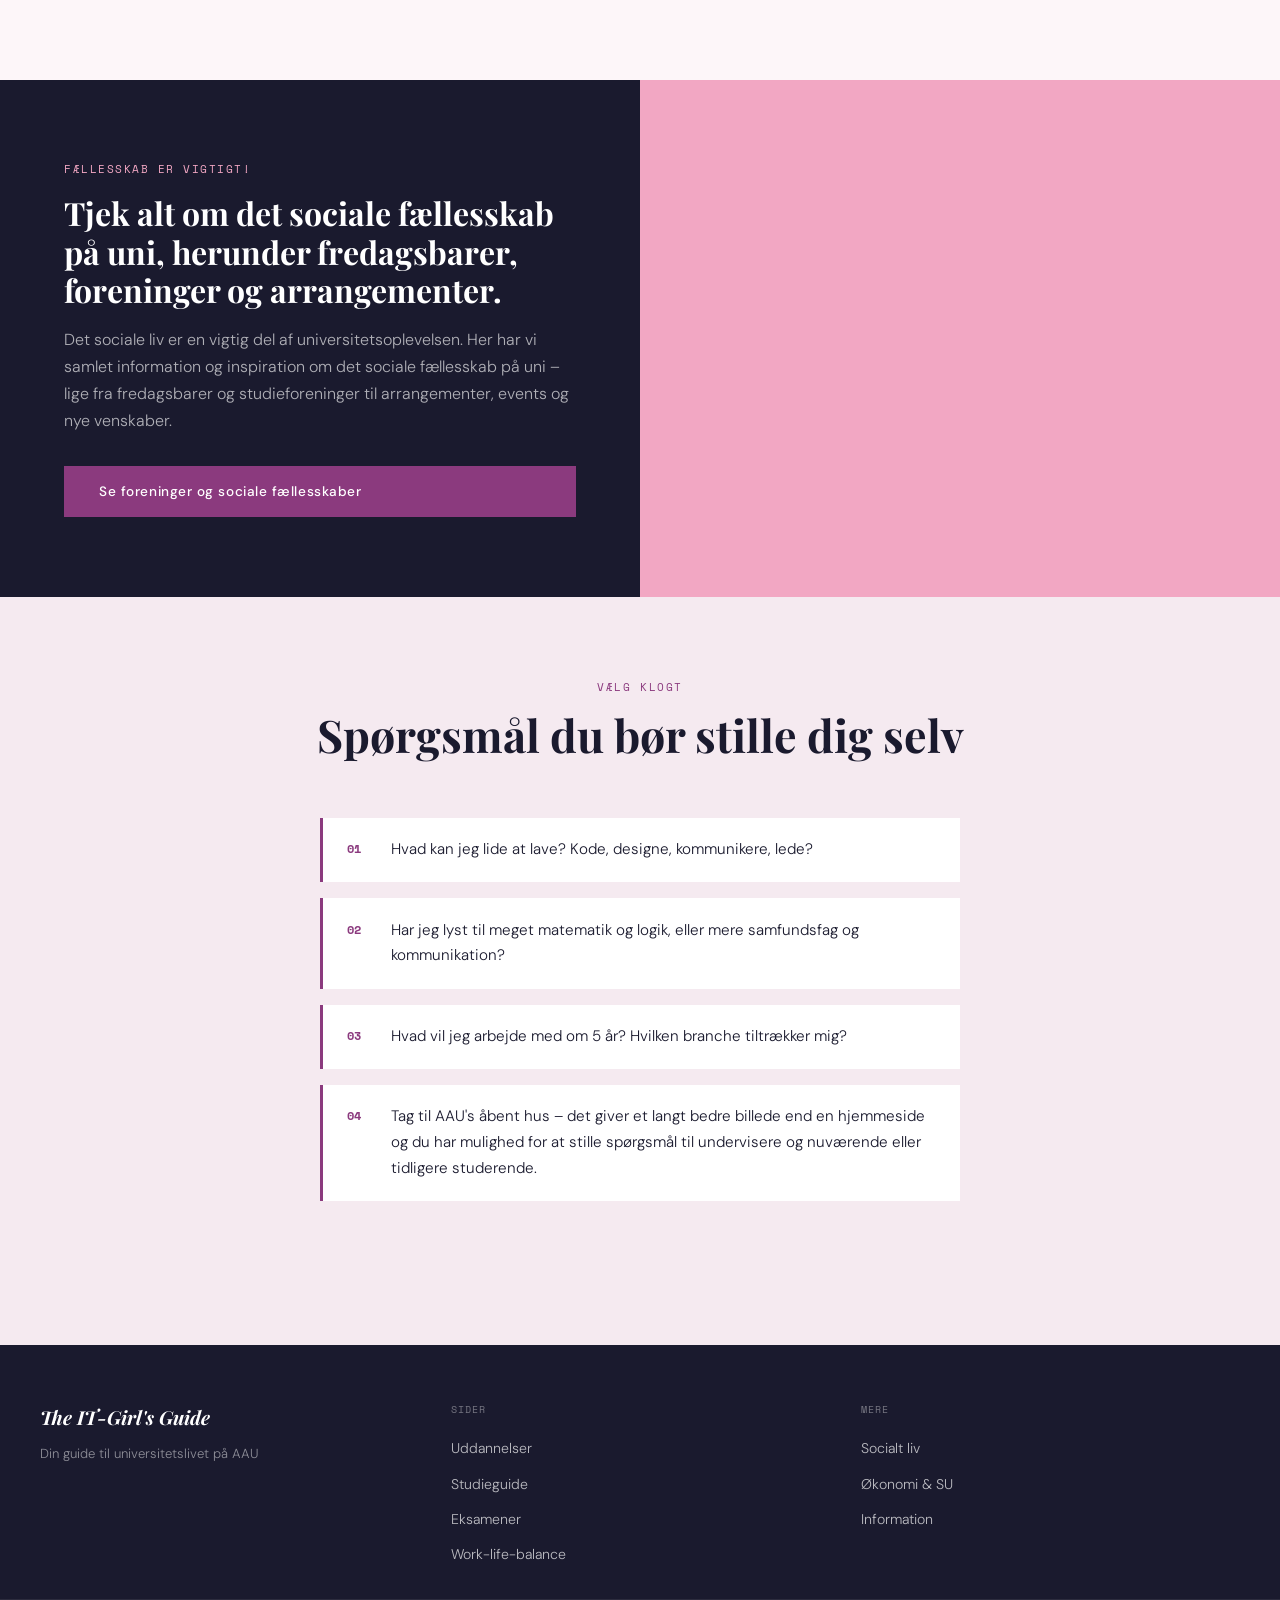
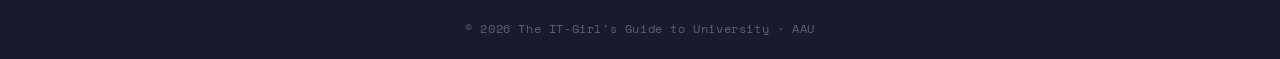
<file: education.html>
<!DOCTYPE html>
<html lang="da">
<head>
  <meta charset="UTF-8" />
  <meta name="viewport" content="width=device-width, initial-scale=1.0" />
  <title>Uddannelser – The IT-Girly's Guide</title>
  <link rel="stylesheet" href="css/global.css" />
  <link rel="stylesheet" href="css/theme.css" />
</head>
<body>

  <nav class="navbar">
    <a href="index.html" class="navbar__logo">
      The <span>IT-Girly's Guide</span> to University
    </a>
    <ul class="navbar__menu" id="navMenu">
      <li><a href="index.html">Home</a></li>
      <li><a href="educations.html" class="active">Uddannelser</a></li>
      <li><a href="study-tips.html">Studieguide</a></li>
      <li><a href="exams.html">Eksamener</a></li>
      <li><a href="balance.html">Work-life-balance</a></li>
      <li><a href="social-life.html">Socialt liv</a></li>
      <li><a href="economy.html">Økonomi & SU</a></li>
      <li><a href="information.html">Information</a></li>
    </ul>
    <button class="navbar__hamburger" id="hamburger" aria-label="Åbn menu">
      <span></span><span></span><span></span>
    </button>
  </nav>

  <div class="page-wrapper">

    <!-- PAGE HEADER -->
    <header class="page-header page-header--pink">
      <p class="page-header__eyebrow">Find din retning</p>
      <h1 class="page-header__title">IT-<em>uddannelser</em> på AAU</h1>
      <p class="page-header__text">
        Er du usikker på, hvilken uddannelse, der er den rigtige for dig? Her får du et overblik over de tech-uddannelser, som AAU tilbyder, og hvad de egentlig indebærer.
      </p>
    </header>

    <!-- INTRO -->
    <section class="section section--light">
      <div class="content-block">
        <h2>Hvorfor vælge en IT-uddannelse?</h2>
        <p>
          IT er en branche med gode jobmuligheder – behovet for dygtige IT-medarbejdere bliver kun større i fremtiden og teknologi er en del af næsten alt omkring os. Derfor vil der altid være brug for mennesker, der kan udvikle, forstå og skabe digitale løsninger.
        </p>
        <p>
          En IT-uddannelse åbner døren til mange forskellige muligheder. Du kan arbejde med alt fra programmering, cybersikkerhed og kunstig intelligens til design, kommunikation, projektledelse og innovation. Branchen udvider sig hele tiden, så der er også masser af muligheder for at specialisere sig, prøve nye retninger af og udvikle sig gennem hele sin karriere.
        </p>
        <p>
          Selvom IT stadig er et mandedomineret felt, er der heldigvis flere og flere kvinder, der vælger uddannelserne til – og det synes vi, de skal blive ved med! Vi tror på, at kvinder har lige så meget at byde ind med i tech-verdenen, og at man sagtens kan trives, lykkes og gøre en forskel i faget. You can do it, girlie!
        </p>
      </div>
    </section>

    <!-- UDDANNELSES-KORT -->
    <section class="section">
      <div class="section__header">
        <p class="section__eyebrow">Tjek mulighederne</p>
        <h2 class="section__title">Bacheloruddannelser i IT og teknologi</h2>
        <p class="section__subtitle">Her kan du se et overblik over bacheloruddannelserne indenfor IT/tech på AAU.</p>
      </div>
      <div class="info-grid">
        <div class="info-card">
          <h3>💻 Computerteknologi</h3>
          <p>Computerteknologi er for dig, som er interesseret i systemudvikling eller cybersikkerhed. Du får en dyb forståelse for computerarkitektur og samspillet mellem systemer og enheder, som kan anvendes både til at udvikle intelligente computersystemer eller forbedre cybersikkerhed i eksisterende systemer.</p>
          </p>
          <p>Se mere på: https://www.aau.dk/uddannelser/bachelor/computerteknologi# </p>
        </div>
        <div class="info-card">
          <h3>🌐 Informatik</h3>
          <p>Kombinerer IT med kommunikation og organisation. Fokus på, hvordan teknologi bruges og implementeres i samfundet.</p>
        </div>
        <div class="info-card">
          <h3>🔧 Software Engineering</h3>
          <p>Byg komplekse software-systemer med fokus på kvalitet, test og projektledelse. En praktisk og efterspurgt uddannelse.</p>
        </div>
        <div class="info-card">
          <h3>🎨 IT & Design</h3>
          <p>Kombiner kreativitet og teknik. Du arbejder med brugeroplevelser, prototyping og design af digitale løsninger.</p>
        </div>
        <div class="info-card">
          <h3>📊 IT-Ledelse</h3>
          <p>Forstå og styr digitale forretningsprocesser. Kombinerer IT med organisation, ledelse og strategi.</p>
        </div>
        <div class="info-card">
          <h3>🤖 Robotics</h3>
          <p>Arbejd med autonome systemer, sensorer og kunstig intelligens. En af de mest fremtidsorienterede uddannelser på AAU.</p>
        </div>
      </div>
    </section>

    
    <!-- UDDANNELSES-KORT -->
    <section class="section">
      <div class="section__header">
        <p class="section__eyebrow">Til dig, der vil læse videre –</p>
        <h2 class="section__title">Kandidatuddannelser i IT og teknologi</h2>
        <p class="section__subtitle">Se de forskellige kandidatmuligheder til din tech-uddannelse på AAU.</p>
      </div>
      <div class="info-grid">
        <div class="info-card">
          <h3>🩷 IT-ledelse 🩷</h3>
          <p>Kandidatuddannelsen i IT-ledelse handler om ledelse, forandring og udvikling af virksomheder og organisationer ved hjælp af IT. Du får kompetencer til at analysere, udvikle og lede organisationer og de processer, der danner grundlag for IT-projekter og innovative IT-løsninger. Med en kandidatuddannelse i IT-ledelse bliver du bindeleddet mellem organisationen og teknologien.</p>
        </div>
        <div class="info-card">
          <h3>💻 Computer Engineering</h3>
          <p>På kandidatuddannelsen i Computer engineering lærer du at udvikle intelligent og effektiv software til netværksforbundne og informationsbehandlende systemer. Du får dyb indsigt i den teoretiske baggrund inden for computerteknologi, informationsteknologi og kommunikationsteknologi. Samtidig lærer du at integrere kunstig intelligens og algoritmer i kommunikationssystemer og informationsbehandlende systemer. Du bliver en del af et inkluderende studiemiljø, og får adgang til den nyeste teknologi og viden.</p>
        </div>
        <div class="info-card">
          <h3>🔌 Electronic Systems</h3>
          <p>Kandidatuddannelsen i Electronic Systems (Elektroniske systemer) er for dig, der brænder for teknologi og gerne vil arbejde i krydsfeltet mellem hardware, software og kunstig intelligens. Uddannelsen giver dig et solidt fundament til at udvikle fremtidens intelligente og pålidelige teknologiske løsninger. Du bliver en del af et inkluderende og internationalt undervisnings- og forskningsmiljø og får adgang til den nyeste viden og teknologi.</p>
        </div>
        <div class="info-card">
          <h3>🛡️ Cyber Security</h3>
          <p>Cybertruslen er i dag større end nogensinde før – og trusselsbilledet bliver stadig mere komplekst. På kandidatuddannelsen i Cyber security (Cybersikkerhed) får du kompetencer til at hjælpe virksomheder, myndigheder og offentlige institutioner med at håndtere og beskytte sig mod cybertrusler. Du kommer til at arbejde med forebyggelse, detektion og håndtering af cybertrusler og -angreb og bliver en del af et inkluderende og internationalt uddannelses- og forskningsmiljø.</p>
        </div>
        <div class="info-card">
          <h3>💾 Computer science (IT)</h3>
          <p>Kandidatuddannelsen i Computer science (IT: International Track) er for dig, der interesserer dig for programmering, programmeringssprog, software engineering, maskinintelligens, datahåndtering eller indlejrede systemer.</p>
        </div>
        <div class="info-card">
          <h3>⚙️ Datavidenskab og machine learning</h3>
          <p>Kunstig intelligens og big data er nøgleordene på Datavidenskab og machine learning. På uddannelsen kommer du til at arbejde professionelt med håndtering af store datamængder, udvikle dine teoretiske og praktiske kompetencer, og du får mulighed for at specialisere dig i præcis det, du brænder for.</p>
        </div>
      </div>
    </section>
    
    <!-- SPLIT SEKTION: Fællesskab er vigtigt! -->
    <div class="split-section">
      <div class="split-section__text" style="background: var(--color-dark); color: white;">
        <p class="page-header__eyebrow">Fællesskab er vigtigt!</p>
        <h2 style="font-family: 'Playfair Display', serif; font-size: 2rem; font-weight: 700; margin-bottom: 1rem; line-height: 1.2;">
          Tjek alt om det sociale fællesskab på uni, herunder fredagsbarer, foreninger og arrangementer.
        </h2>
        <p style="color: rgba(255,255,255,0.65); margin-bottom: 2rem;">
          Det sociale liv er en vigtig del af universitetsoplevelsen. Her har vi samlet information og inspiration om det sociale fællesskab på uni – lige fra fredagsbarer og studieforeninger til arrangementer, events og nye venskaber.
        </p>
        <a href="social-life.html" class="btn btn--accent">Se foreninger og sociale fællesskaber</a>
      </div>
      <div class="split-section__image" style="background: var(--color-accent); min-height: 380px;"></div>
    </div>

    <!-- TIPS -->
    <section class="section section--light">
      <div class="section__header">
        <p class="section__eyebrow">Vælg klogt</p>
        <h2 class="section__title">Spørgsmål du bør stille dig selv</h2>
      </div>
      <div class="content-block" style="margin-top: 0; padding-top: 0;">
        <ul class="tip-list">
          <li>
            <span class="tip-number">01</span>
            <span class="tip-text">Hvad kan jeg lide at lave? Kode, designe, kommunikere, lede?</span>
          </li>
          <li>
            <span class="tip-number">02</span>
            <span class="tip-text">Har jeg lyst til meget matematik og logik, eller mere samfundsfag og kommunikation?</span>
          </li>
          <li>
            <span class="tip-number">03</span>
            <span class="tip-text">Hvad vil jeg arbejde med om 5 år? Hvilken branche tiltrækker mig?</span>
          </li>
          <li>
            <span class="tip-number">04</span>
            <span class="tip-text">Tag til AAU's åbent hus – det giver et langt bedre billede end en hjemmeside og du har mulighed for at stille spørgsmål til undervisere og nuværende eller tidligere studerende.</span>
          </li>
        </ul>
      </div>
    </section>

    <footer class="footer">
      <div>
        <div class="footer__brand">The IT-Girl's Guide</div>
        <p class="footer__tagline">Din guide til universitetslivet på AAU</p>
      </div>
      <div>
        <p class="footer__heading">Sider</p>
        <ul class="footer__links">
          <li><a href="educations.html">Uddannelser</a></li>
          <li><a href="study-tips.html">Studieguide</a></li>
          <li><a href="exams.html">Eksamener</a></li>
          <li><a href="balance.html">Work-life-balance</a></li>
        </ul>
      </div>
      <div>
        <p class="footer__heading">Mere</p>
        <ul class="footer__links">
          <li><a href="social-life.html">Socialt liv</a></li>
          <li><a href="economy.html">Økonomi & SU</a></li>
          <li><a href="information.html">Information</a></li>
        </ul>
      </div>
    </footer>
    <div class="footer__bottom">© 2026 The IT-Girl's Guide to University · AAU</div>

  </div>

  <script>
    document.getElementById('hamburger').addEventListener('click', function() {
      document.getElementById('navMenu').classList.toggle('is-open');
    });
  </script>
</body>
</html>
</file>
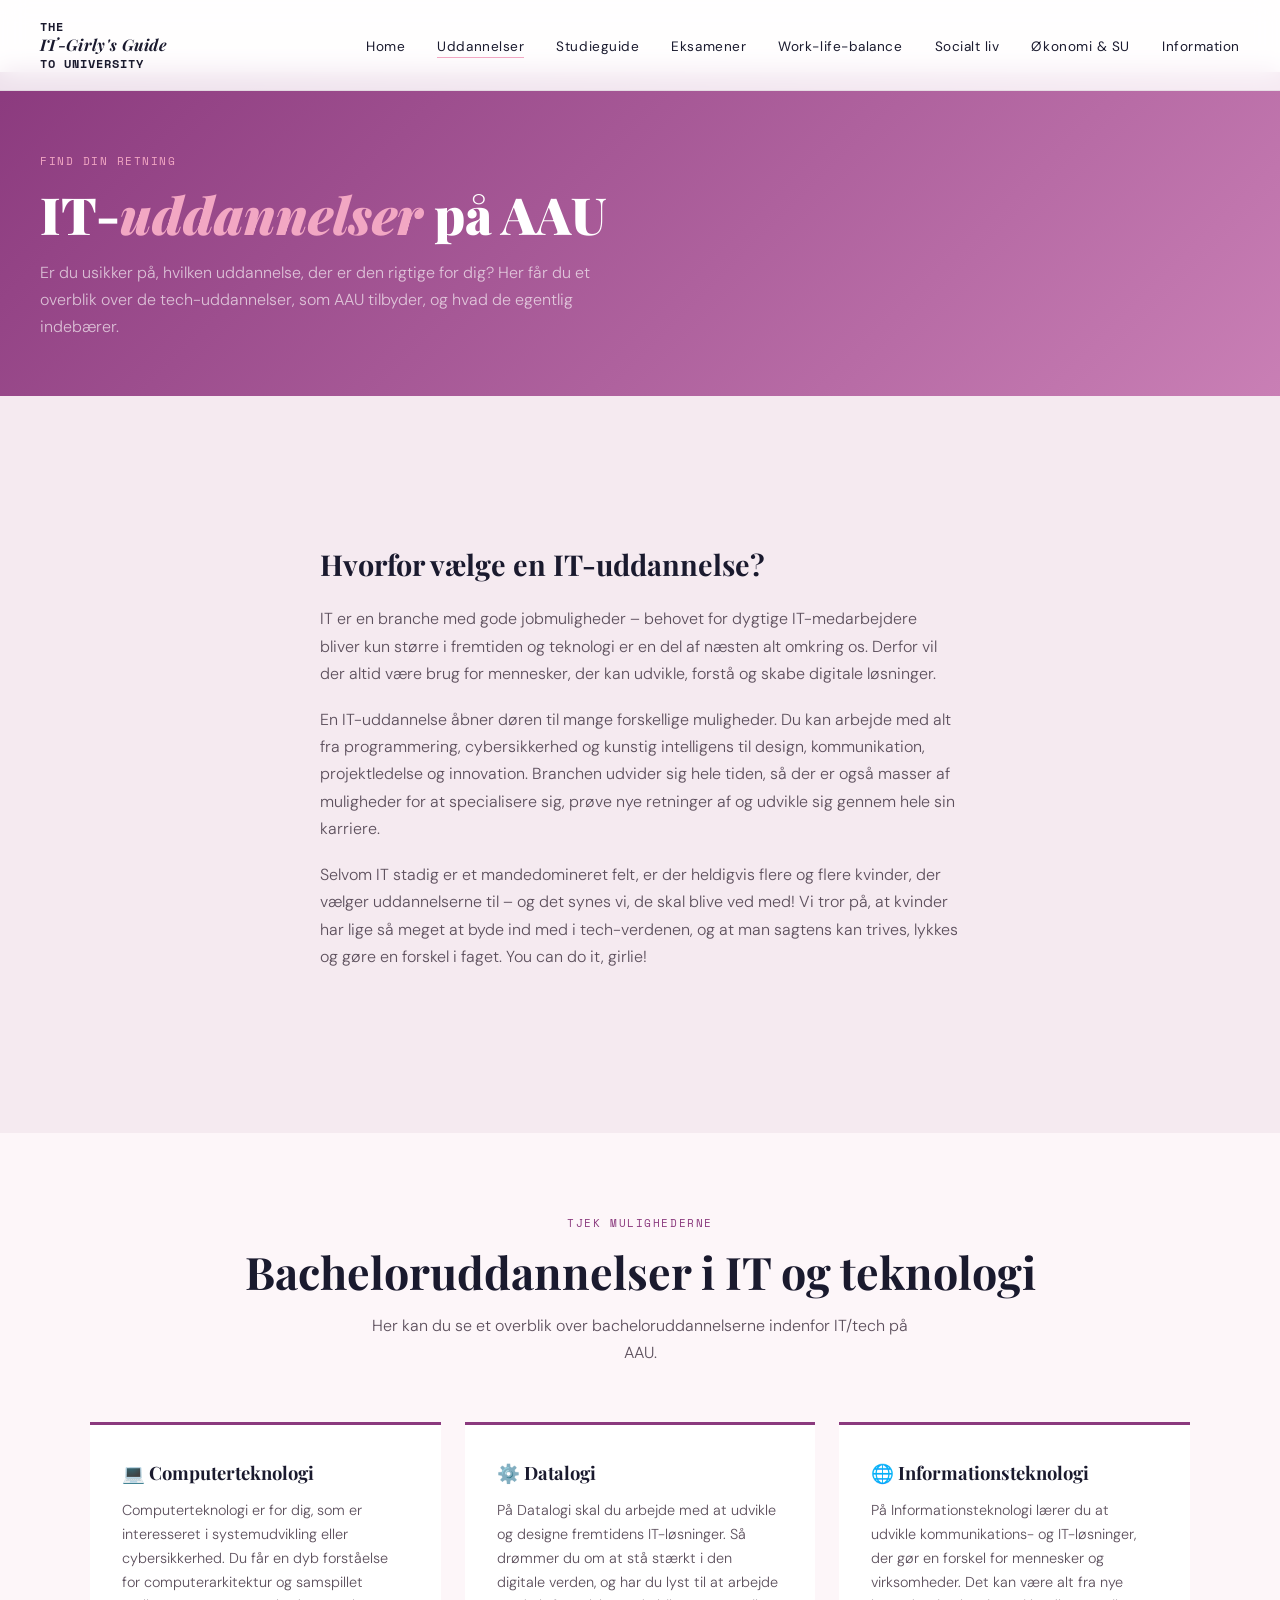
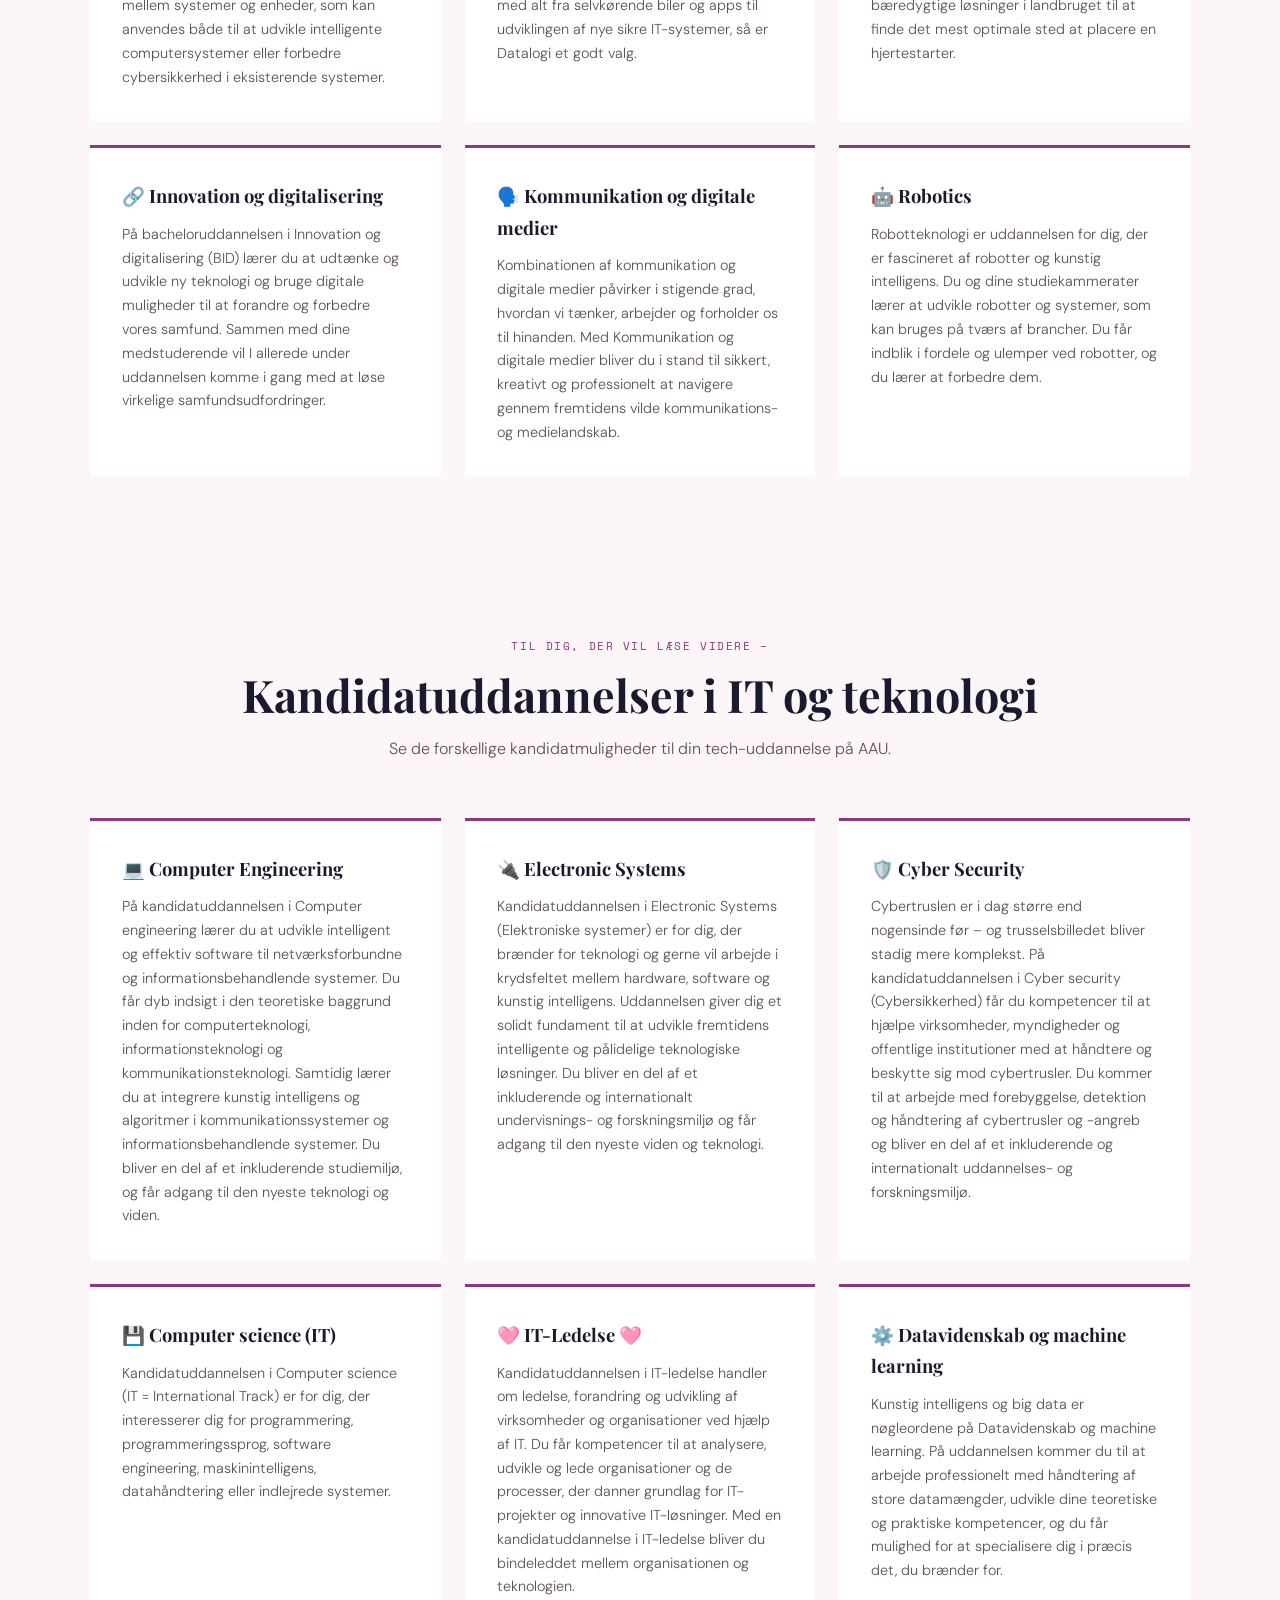
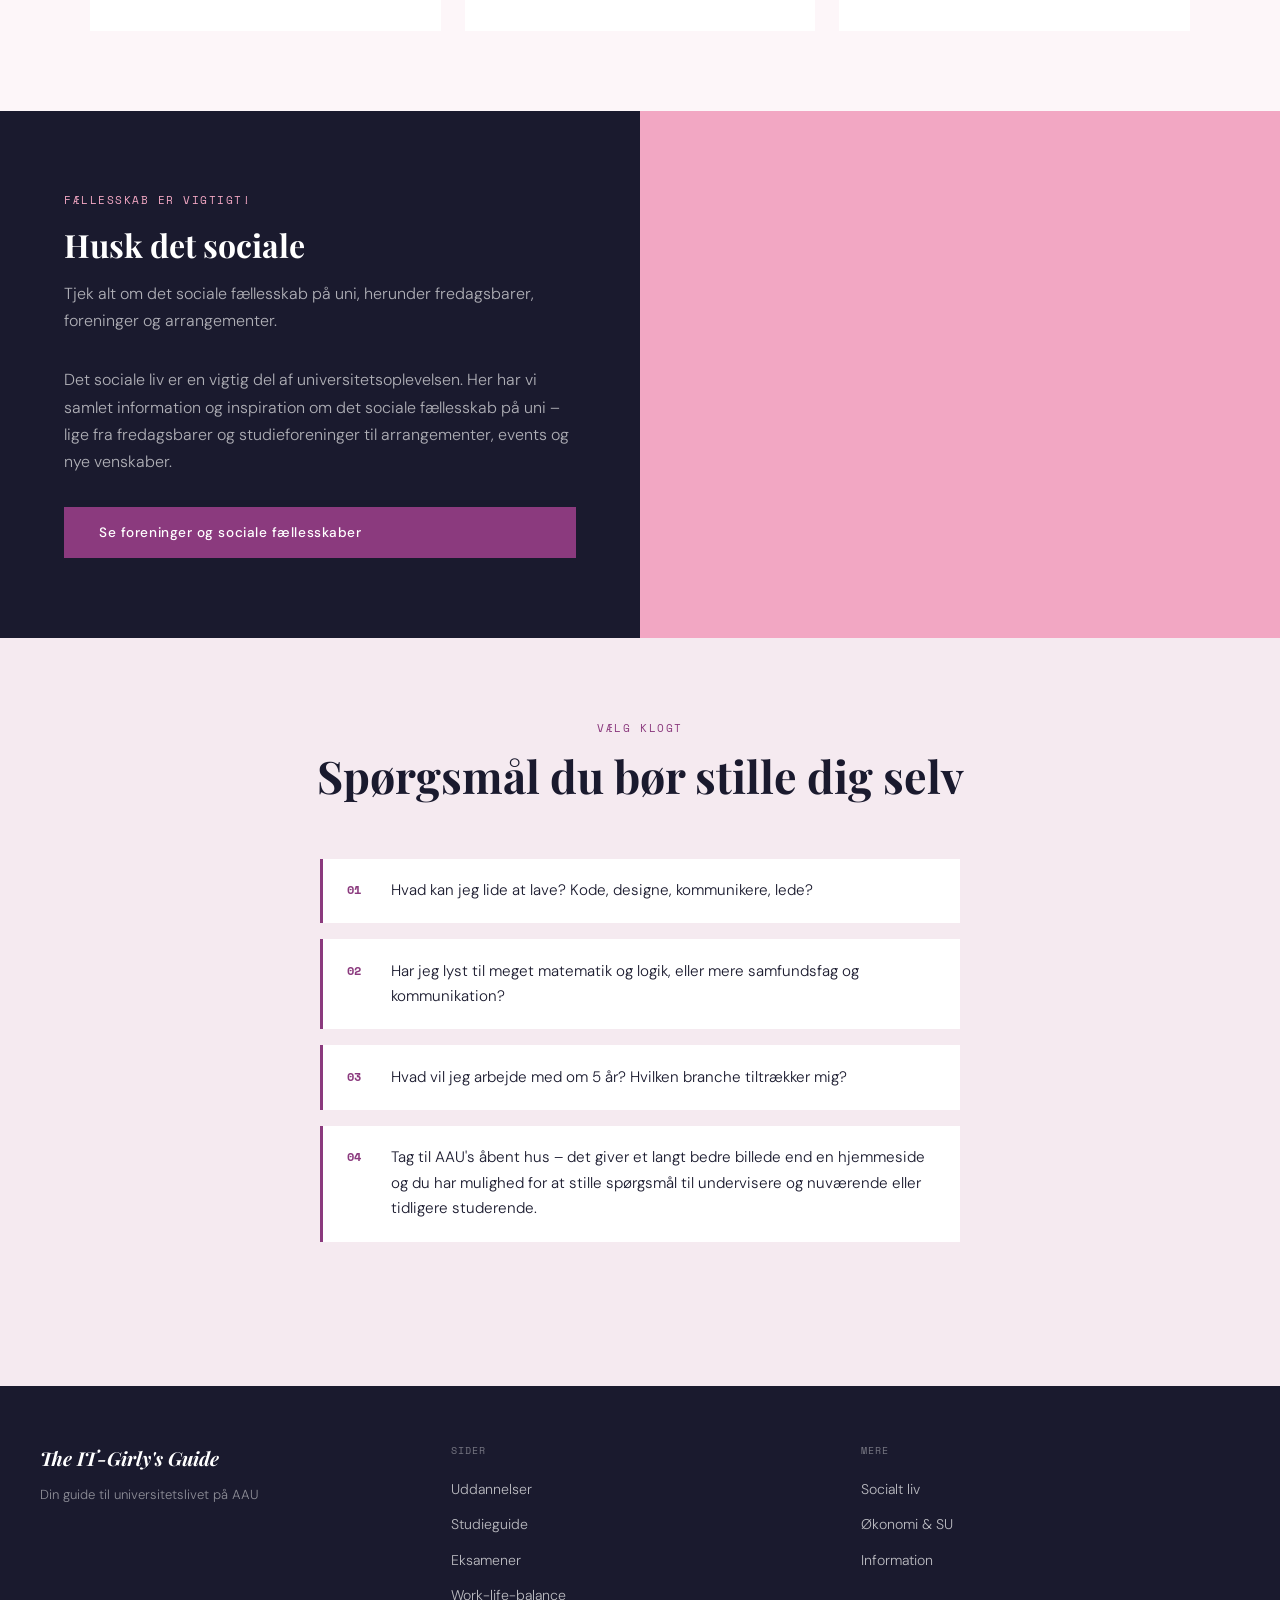
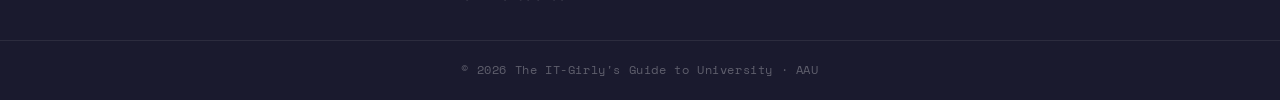
<file: educations.html>
<!DOCTYPE html>
<html lang="da">
<head>
  <meta charset="UTF-8" />
  <meta name="viewport" content="width=device-width, initial-scale=1.0" />
  <title>Uddannelser – The IT-Girly's Guide</title>
  <link rel="stylesheet" href="css/global.css" />
  <link rel="stylesheet" href="css/theme.css" />
</head>
<body>

  <nav class="navbar">
    <a href="index.html" class="navbar__logo">
      The <span>IT-Girly's Guide</span> to University
    </a>
    <ul class="navbar__menu" id="navMenu">
      <li><a href="index.html">Home</a></li>
      <li><a href="educations.html" class="active">Uddannelser</a></li>
      <li><a href="study-tips.html">Studieguide</a></li>
      <li><a href="exams.html">Eksamener</a></li>
      <li><a href="balance.html">Work-life-balance</a></li>
      <li><a href="social-life.html">Socialt liv</a></li>
      <li><a href="economy.html">Økonomi & SU</a></li>
      <li><a href="information.html">Information</a></li>
    </ul>
    <button class="navbar__hamburger" id="hamburger" aria-label="Åbn menu">
      <span></span><span></span><span></span>
    </button>
  </nav>

  <div class="page-wrapper">

    <!-- PAGE HEADER -->
    <header class="page-header page-header--pink">
      <p class="page-header__eyebrow">Find din retning</p>
      <h1 class="page-header__title">IT-<em>uddannelser</em> på AAU</h1>
      <p class="page-header__text">
        Er du usikker på, hvilken uddannelse, der er den rigtige for dig? Her får du et overblik over de tech-uddannelser, som AAU tilbyder, og hvad de egentlig indebærer.
      </p>
    </header>

    <!-- INTRO -->
    <section class="section section--light">
      <div class="content-block">
        <h2>Hvorfor vælge en IT-uddannelse?</h2>
        <p>
          IT er en branche med gode jobmuligheder – behovet for dygtige IT-medarbejdere bliver kun større i fremtiden og teknologi er en del af næsten alt omkring os. Derfor vil der altid være brug for mennesker, der kan udvikle, forstå og skabe digitale løsninger.
        </p>
        <p>
          En IT-uddannelse åbner døren til mange forskellige muligheder. Du kan arbejde med alt fra programmering, cybersikkerhed og kunstig intelligens til design, kommunikation, projektledelse og innovation. Branchen udvider sig hele tiden, så der er også masser af muligheder for at specialisere sig, prøve nye retninger af og udvikle sig gennem hele sin karriere.
        </p>
        <p>
          Selvom IT stadig er et mandedomineret felt, er der heldigvis flere og flere kvinder, der vælger uddannelserne til – og det synes vi, de skal blive ved med! Vi tror på, at kvinder har lige så meget at byde ind med i tech-verdenen, og at man sagtens kan trives, lykkes og gøre en forskel i faget. You can do it, girlie!
        </p>
      </div>
    </section>

    <!-- UDDANNELSES-KORT BACHELOR -->
    <section class="section">
      <div class="section__header">
        <p class="section__eyebrow">Tjek mulighederne</p>
        <h2 class="section__title">Bacheloruddannelser i IT og teknologi</h2>
        <p class="section__subtitle">Her kan du se et overblik over bacheloruddannelserne indenfor IT/tech på AAU.</p>
      </div>
      <div class="info-grid">
        <div class="info-card">
          <h3>💻 Computerteknologi</h3>
          <p>Computerteknologi er for dig, som er interesseret i systemudvikling eller cybersikkerhed. Du får en dyb forståelse for computerarkitektur og samspillet mellem systemer og enheder, som kan anvendes både til at udvikle intelligente computersystemer eller forbedre cybersikkerhed i eksisterende systemer.</p>
        </div>
        <div class="info-card">
          <h3>⚙️ Datalogi</h3>
          <p>På Datalogi skal du arbejde med at udvikle og designe fremtidens IT-løsninger. Så drømmer du om at stå stærkt i den digitale verden, og har du lyst til at arbejde med alt fra selvkørende biler og apps til udviklingen af nye sikre IT-systemer, så er Datalogi et godt valg.</p>
        </div>
        <div class="info-card">
          <h3>🌐 Informationsteknologi</h3>
          <p>På Informationsteknologi lærer du at udvikle kommunikations- og IT-løsninger, der gør en forskel for mennesker og virksomheder. Det kan være alt fra nye bæredygtige løsninger i landbruget til at finde det mest optimale sted at placere en hjertestarter.</p>
        </div>
        <div class="info-card">
          <h3>🔗 Innovation og digitalisering</h3>
          <p>På bacheloruddannelsen i Innovation og digitalisering (BID) lærer du at udtænke og udvikle ny teknologi og bruge digitale muligheder til at forandre og forbedre vores samfund. Sammen med dine medstuderende vil I allerede under uddannelsen komme i gang med at løse virkelige samfundsudfordringer.</p>
        </div>
        <div class="info-card">
          <h3>🗣️ Kommunikation og digitale medier</h3>
          <p>Kombinationen af kommunikation og digitale medier påvirker i stigende grad, hvordan vi tænker, arbejder og forholder os til hinanden. Med Kommunikation og digitale medier bliver du i stand til sikkert, kreativt og professionelt at navigere gennem fremtidens vilde kommunikations- og medielandskab.</p>
        </div>
        <div class="info-card">
          <h3>🤖 Robotics</h3>
          <p>Robotteknologi er uddannelsen for dig, der er fascineret af robotter og kunstig intelligens. Du og dine studiekammerater lærer at udvikle robotter og systemer, som kan bruges på tværs af brancher. Du får indblik i fordele og ulemper ved robotter, og du lærer at forbedre dem.</p>
        </div>
      </div>
    </section>

    
    <!-- UDDANNELSES-KORT KANDIDAT -->
    <section class="section">
      <div class="section__header">
        <p class="section__eyebrow">Til dig, der vil læse videre –</p>
        <h2 class="section__title">Kandidatuddannelser i IT og teknologi</h2>
        <p class="section__subtitle">Se de forskellige kandidatmuligheder til din tech-uddannelse på AAU.</p>
      </div>
      <div class="info-grid">
        <div class="info-card">
          <h3>💻 Computer Engineering</h3>
          <p>På kandidatuddannelsen i Computer engineering lærer du at udvikle intelligent og effektiv software til netværksforbundne og informationsbehandlende systemer. Du får dyb indsigt i den teoretiske baggrund inden for computerteknologi, informationsteknologi og kommunikationsteknologi. Samtidig lærer du at integrere kunstig intelligens og algoritmer i kommunikationssystemer og informationsbehandlende systemer. Du bliver en del af et inkluderende studiemiljø, og får adgang til den nyeste teknologi og viden.</p>
        </div>
        <div class="info-card">
          <h3>🔌 Electronic Systems</h3>
          <p>Kandidatuddannelsen i Electronic Systems (Elektroniske systemer) er for dig, der brænder for teknologi og gerne vil arbejde i krydsfeltet mellem hardware, software og kunstig intelligens. Uddannelsen giver dig et solidt fundament til at udvikle fremtidens intelligente og pålidelige teknologiske løsninger. Du bliver en del af et inkluderende og internationalt undervisnings- og forskningsmiljø og får adgang til den nyeste viden og teknologi.</p>
        </div>
        <div class="info-card">
          <h3>🛡️ Cyber Security</h3>
          <p>Cybertruslen er i dag større end nogensinde før – og trusselsbilledet bliver stadig mere komplekst. På kandidatuddannelsen i Cyber security (Cybersikkerhed) får du kompetencer til at hjælpe virksomheder, myndigheder og offentlige institutioner med at håndtere og beskytte sig mod cybertrusler. Du kommer til at arbejde med forebyggelse, detektion og håndtering af cybertrusler og -angreb og bliver en del af et inkluderende og internationalt uddannelses- og forskningsmiljø.</p>
        </div>
        <div class="info-card">
          <h3>💾 Computer science (IT)</h3>
          <p>Kandidatuddannelsen i Computer science (IT = International Track) er for dig, der interesserer dig for programmering, programmeringssprog, software engineering, maskinintelligens, datahåndtering eller indlejrede systemer.</p>
        </div>
        <div class="info-card">
          <h3>🩷 IT-Ledelse 🩷</h3>
          <p>Kandidatuddannelsen i IT-ledelse handler om ledelse, forandring og udvikling af virksomheder og organisationer ved hjælp af IT. Du får kompetencer til at analysere, udvikle og lede organisationer og de processer, der danner grundlag for IT-projekter og innovative IT-løsninger. Med en kandidatuddannelse i IT-ledelse bliver du bindeleddet mellem organisationen og teknologien.</p>
        </div>
        <div class="info-card">
          <h3>⚙️ Datavidenskab og machine learning</h3>
          <p>Kunstig intelligens og big data er nøgleordene på Datavidenskab og machine learning. På uddannelsen kommer du til at arbejde professionelt med håndtering af store datamængder, udvikle dine teoretiske og praktiske kompetencer, og du får mulighed for at specialisere dig i præcis det, du brænder for.</p>
        </div>
      </div>
    </section>
    
    <!-- SPLIT SEKTION: Fællesskab er vigtigt! -->
    <div class="split-section">
      <div class="split-section__text" style="background: var(--color-dark); color: white;">
        <p class="page-header__eyebrow">Fællesskab er vigtigt!</p>
        <h2 style="font-family: 'Playfair Display', serif; font-size: 2rem; font-weight: 700; margin-bottom: 1rem; line-height: 1.2;">
          Husk det sociale
        </h2>
        <p style="color: rgba(255,255,255,0.65); margin-bottom: 2rem;">
          Tjek alt om det sociale fællesskab på uni, herunder fredagsbarer, foreninger og arrangementer.</p>
        <p style="color: rgba(255,255,255,0.65); margin-bottom: 2rem;">
          Det sociale liv er en vigtig del af universitetsoplevelsen. Her har vi samlet information og inspiration om det sociale fællesskab på uni – lige fra fredagsbarer og studieforeninger til arrangementer, events og nye venskaber.
        </p>
        <a href="social-life.html" class="btn btn--accent">Se foreninger og sociale fællesskaber</a>
      </div>
      <div class="split-section__image" style="background: var(--color-accent); min-height: 380px;"></div>
    </div>

    <!-- TIPS -->
    <section class="section section--light">
      <div class="section__header">
        <p class="section__eyebrow">Vælg klogt</p>
        <h2 class="section__title">Spørgsmål du bør stille dig selv</h2>
      </div>
      <div class="content-block" style="margin-top: 0; padding-top: 0;">
        <ul class="tip-list">
          <li>
            <span class="tip-number">01</span>
            <span class="tip-text">Hvad kan jeg lide at lave? Kode, designe, kommunikere, lede?</span>
          </li>
          <li>
            <span class="tip-number">02</span>
            <span class="tip-text">Har jeg lyst til meget matematik og logik, eller mere samfundsfag og kommunikation?</span>
          </li>
          <li>
            <span class="tip-number">03</span>
            <span class="tip-text">Hvad vil jeg arbejde med om 5 år? Hvilken branche tiltrækker mig?</span>
          </li>
          <li>
            <span class="tip-number">04</span>
            <span class="tip-text">Tag til AAU's åbent hus – det giver et langt bedre billede end en hjemmeside og du har mulighed for at stille spørgsmål til undervisere og nuværende eller tidligere studerende.</span>
          </li>
        </ul>
      </div>
    </section>

    <footer class="footer">
      <div>
        <div class="footer__brand">The IT-Girly's Guide</div>
        <p class="footer__tagline">Din guide til universitetslivet på AAU</p>
      </div>
      <div>
        <p class="footer__heading">Sider</p>
        <ul class="footer__links">
          <li><a href="educations.html">Uddannelser</a></li>
          <li><a href="study-tips.html">Studieguide</a></li>
          <li><a href="exams.html">Eksamener</a></li>
          <li><a href="balance.html">Work-life-balance</a></li>
        </ul>
      </div>
      <div>
        <p class="footer__heading">Mere</p>
        <ul class="footer__links">
          <li><a href="social-life.html">Socialt liv</a></li>
          <li><a href="economy.html">Økonomi & SU</a></li>
          <li><a href="information.html">Information</a></li>
        </ul>
      </div>
    </footer>
    <div class="footer__bottom">© 2026 The IT-Girly's Guide to University · AAU</div>

  </div>

  <script>
    document.getElementById('hamburger').addEventListener('click', function() {
      document.getElementById('navMenu').classList.toggle('is-open');
    });
  </script>
</body>
</html>
</file>
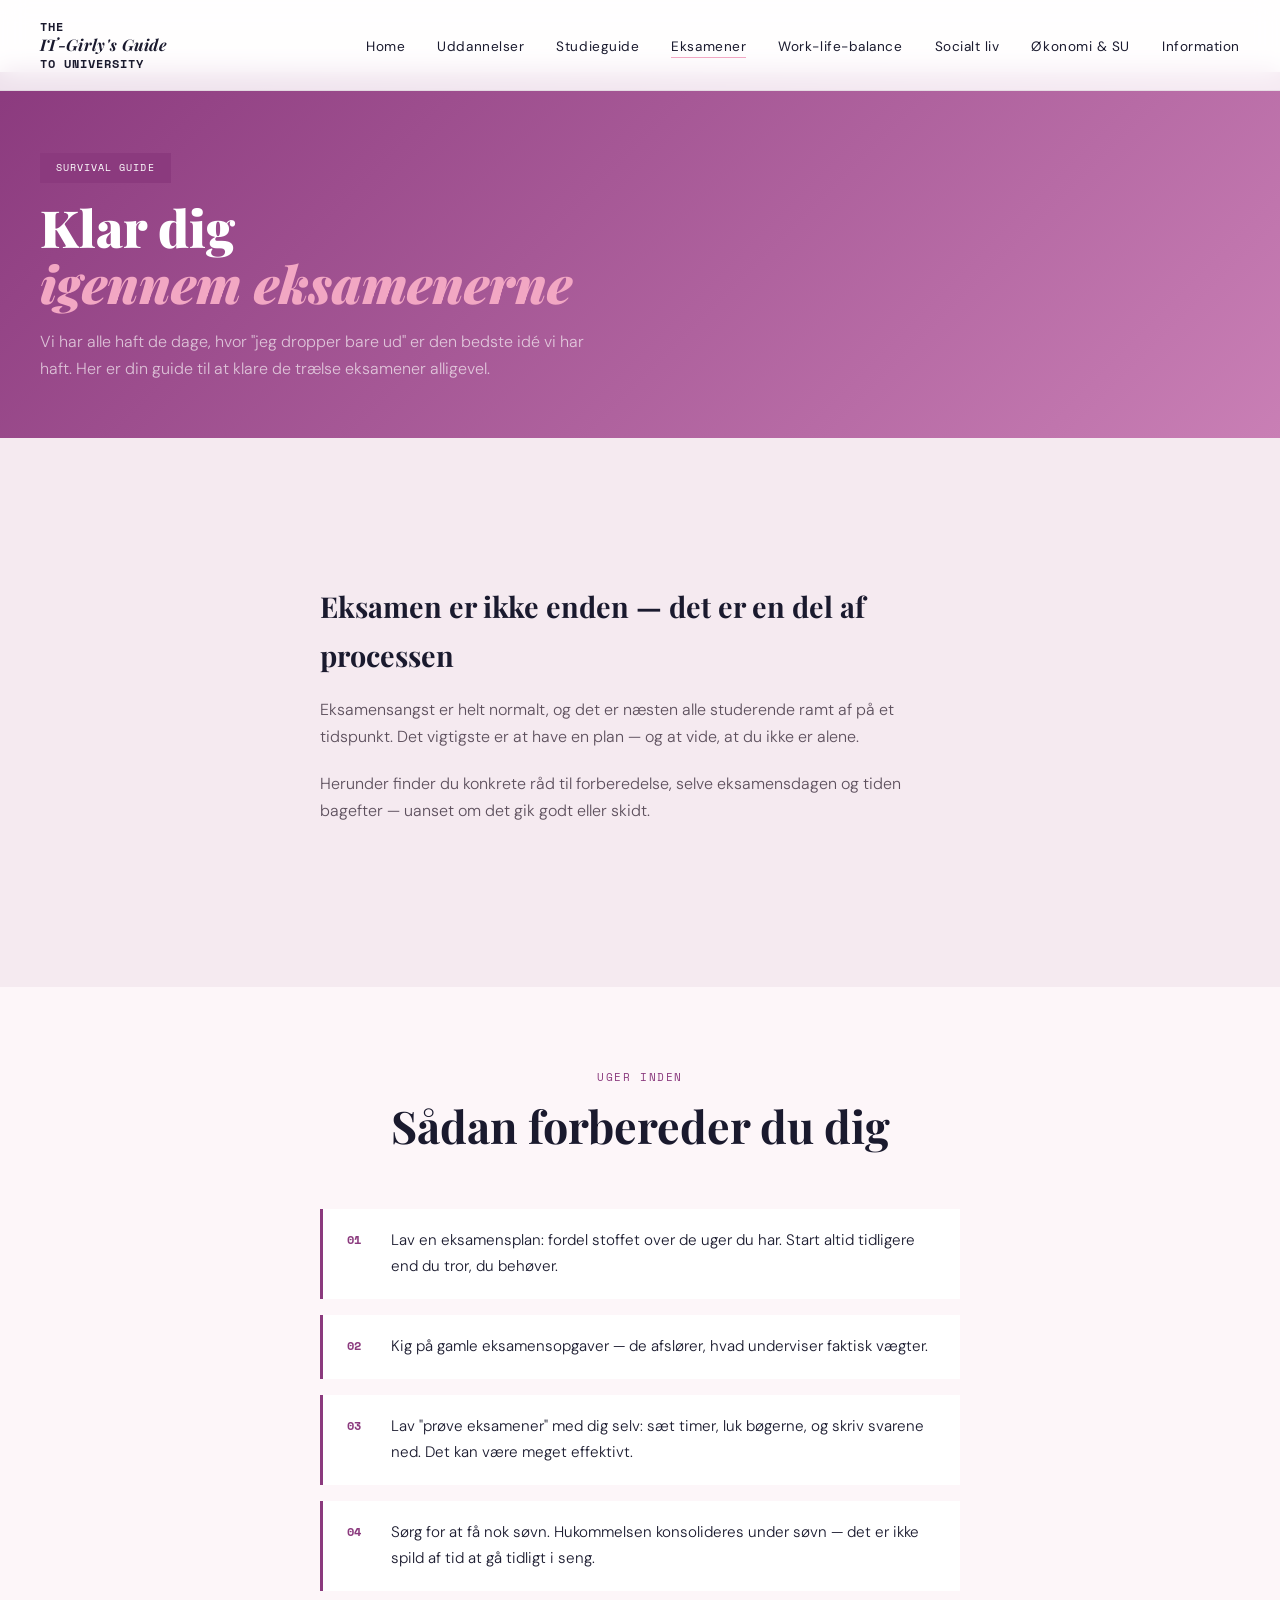
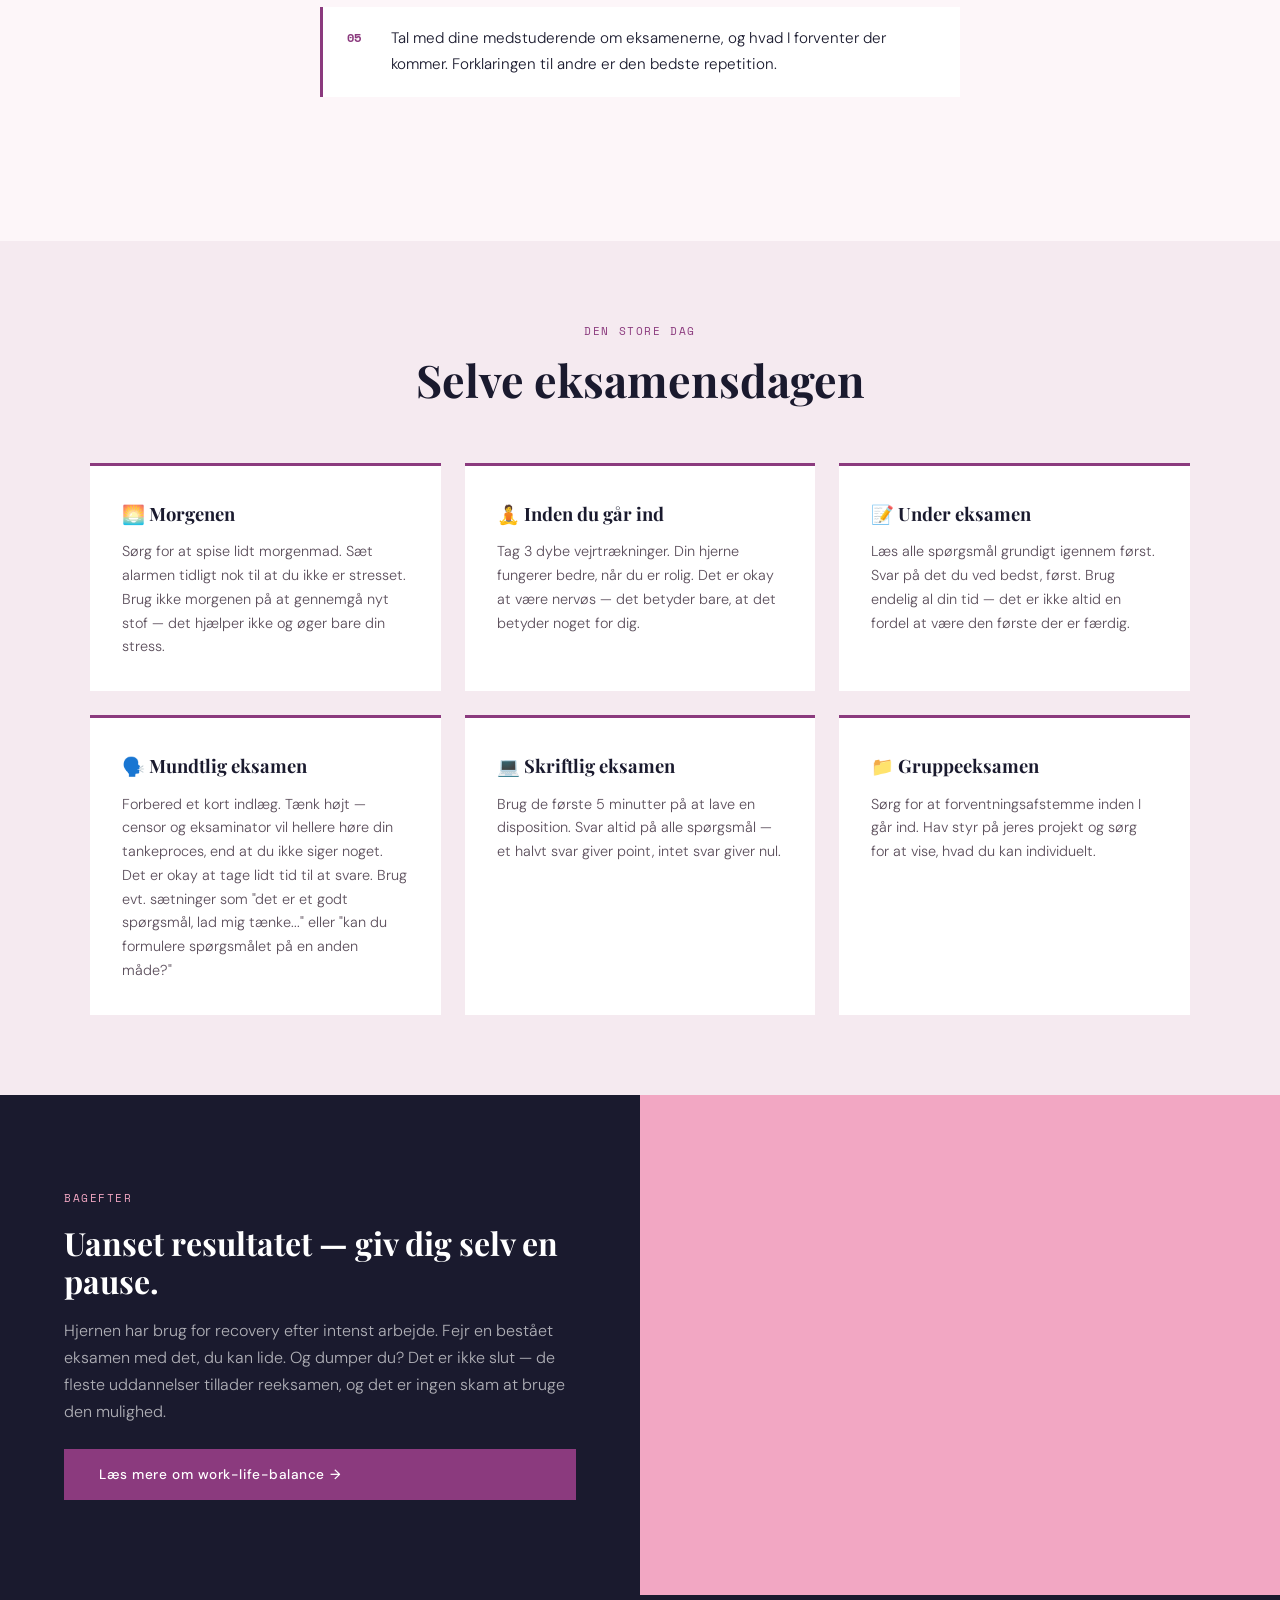
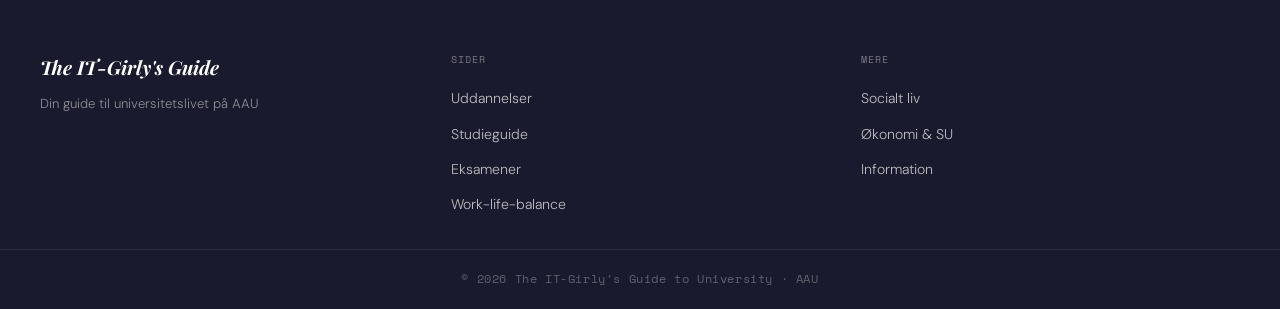
<file: exams.html>
<!DOCTYPE html>
<html lang="da">
<head>
  <meta charset="UTF-8" />
  <meta name="viewport" content="width=device-width, initial-scale=1.0" />
  <title>Eksamener – The IT-Girly's Guide</title>
  <link rel="stylesheet" href="css/global.css" />
  <link rel="stylesheet" href="css/theme.css" />
</head>
<body>

  <nav class="navbar">
    <a href="index.html" class="navbar__logo">
      The <span>IT-Girly's Guide</span> to University
    </a>
    <ul class="navbar__menu" id="navMenu">
      <li><a href="index.html">Home</a></li>
      <li><a href="educations.html">Uddannelser</a></li>
      <li><a href="study-tips.html">Studieguide</a></li>
      <li><a href="exams.html" class="active">Eksamener</a></li>
      <li><a href="balance.html">Work-life-balance</a></li>
      <li><a href="social-life.html">Socialt liv</a></li>
      <li><a href="economy.html">Økonomi & SU</a></li>
      <li><a href="information.html">Information</a></li>
    </ul>
    <button class="navbar__hamburger" id="hamburger" aria-label="Åbn menu">
      <span></span><span></span><span></span>
    </button>
  </nav>

  <div class="page-wrapper">

    <header class="page-header page-header--pink">
      <span class="survival-badge">Survival Guide</span>
      <h1 class="page-header__title">Klar dig<br/><em>igennem eksamenerne</em></h1>
      <p class="page-header__text">
        Vi har alle haft de dage, hvor "jeg dropper bare ud" er den bedste idé vi har haft. Her er din guide til at klare de trælse eksamener alligevel.
      </p>
    </header>

    <!-- INTRO -->
    <section class="section section--light">
      <div class="content-block">
        <h2>Eksamen er ikke enden — det er en del af processen</h2>
        <p>
          Eksamensangst er helt normalt, og det er næsten alle studerende ramt af på et tidspunkt. Det vigtigste er at have en plan — og at vide, at du ikke er alene.
        </p>
        <p>
          Herunder finder du konkrete råd til forberedelse, selve eksamensdagen og tiden bagefter — uanset om det gik godt eller skidt.
        </p>
      </div>
    </section>

    <!-- FORBEREDELSE -->
    <section class="section">
      <div class="section__header">
        <p class="section__eyebrow">Uger inden</p>
        <h2 class="section__title">Sådan forbereder du dig</h2>
      </div>
      <div class="content-block" style="padding-top: 0; margin-top: 0;">
        <ul class="tip-list">
          <li>
            <span class="tip-number">01</span>
            <span class="tip-text">Lav en eksamensplan: fordel stoffet over de uger du har. Start altid tidligere end du tror, du behøver.</span>
          </li>
          <li>
            <span class="tip-number">02</span>
            <span class="tip-text">Kig på gamle eksamensopgaver — de afslører, hvad underviser faktisk vægter.</span>
          </li>
          <li>
            <span class="tip-number">03</span>
            <span class="tip-text">Lav "prøve eksamener" med dig selv: sæt timer, luk bøgerne, og skriv svarene ned. Det kan være meget effektivt.</span>
          </li>
          <li>
            <span class="tip-number">04</span>
            <span class="tip-text">Sørg for at få nok søvn. Hukommelsen konsolideres under søvn — det er ikke spild af tid at gå tidligt i seng.</span>
          </li>
          <li>
            <span class="tip-number">05</span>
            <span class="tip-text">Tal med dine medstuderende om eksamenerne, og hvad I forventer der kommer. Forklaringen til andre er den bedste repetition.</span>
          </li>
        </ul>
      </div>
    </section>

    <!-- EKSAMENSDAGEN -->
    <section class="section section--light">
      <div class="section__header">
        <p class="section__eyebrow">Den store dag</p>
        <h2 class="section__title">Selve eksamensdagen</h2>
      </div>
      <div class="info-grid">
        <div class="info-card">
          <h3>🌅 Morgenen</h3>
          <p>Sørg for at spise lidt morgenmad. Sæt alarmen tidligt nok til at du ikke er stresset. Brug ikke morgenen på at gennemgå nyt stof — det hjælper ikke og øger bare din stress.</p>
        </div>
        <div class="info-card">
          <h3>🧘 Inden du går ind</h3>
          <p>Tag 3 dybe vejrtrækninger. Din hjerne fungerer bedre, når du er rolig. Det er okay at være nervøs — det betyder bare, at det betyder noget for dig.</p>
        </div>
        <div class="info-card">
          <h3>📝 Under eksamen</h3>
          <p>Læs alle spørgsmål grundigt igennem først. Svar på det du ved bedst, først. Brug endelig al din tid — det er ikke altid en fordel at være den første der er færdig.</p>
        </div>
        <div class="info-card">
          <h3>🗣️ Mundtlig eksamen</h3>
          <p>Forbered et kort indlæg. Tænk højt — censor og eksaminator vil hellere høre din tankeproces, end at du ikke siger noget. Det er okay at tage lidt tid til at svare. Brug evt. sætninger som "det er et godt spørgsmål, lad mig tænke..." eller "kan du formulere spørgsmålet på en anden måde?"</p>
        </div>
        <div class="info-card">
          <h3>💻 Skriftlig eksamen</h3>
          <p>Brug de første 5 minutter på at lave en disposition. Svar altid på alle spørgsmål — et halvt svar giver point, intet svar giver nul.</p>
        </div>
        <div class="info-card">
          <h3>📁 Gruppeeksamen</h3>
          <p>Sørg for at forventningsafstemme inden I går ind. Hav styr på jeres projekt og sørg for at vise, hvad du kan individuelt.</p>
        </div>
      </div>
    </section>

    <!-- EFTER EKSAMEN -->
    <div class="split-section">
      <div class="split-section__text" style="background: var(--color-dark); color: white;">
        <p class="page-header__eyebrow">Bagefter</p>
        <h2 style="font-family: 'Playfair Display', serif; font-size: 2rem; font-weight: 700; margin-bottom: 1rem; color: white; line-height: 1.2;">
          Uanset resultatet — giv dig selv en pause.
        </h2>
        <p style="color: rgba(255,255,255,0.65); margin-bottom: 1.5rem;">
          Hjernen har brug for recovery efter intenst arbejde. Fejr en bestået eksamen med det, du kan lide. Og dumper du? Det er ikke slut — de fleste uddannelser tillader reeksamen, og det er ingen skam at bruge den mulighed.
        </p>
        <a href="balance.html" class="btn btn--accent">Læs mere om work-life-balance →</a>
      </div>
      <div class="split-section__image" style="background: var(--color-accent); min-height: 360px;"></div>
    </div>

    <footer class="footer">
      <div>
        <div class="footer__brand">The IT-Girly's Guide</div>
        <p class="footer__tagline">Din guide til universitetslivet på AAU</p>
      </div>
      <div>
        <p class="footer__heading">Sider</p>
        <ul class="footer__links">
          <li><a href="educations.html">Uddannelser</a></li>
          <li><a href="study-tips.html">Studieguide</a></li>
          <li><a href="exams.html">Eksamener</a></li>
          <li><a href="balance.html">Work-life-balance</a></li>
        </ul>
      </div>
      <div>
        <p class="footer__heading">Mere</p>
        <ul class="footer__links">
          <li><a href="social-life.html">Socialt liv</a></li>
          <li><a href="economy.html">Økonomi & SU</a></li>
          <li><a href="information.html">Information</a></li>
        </ul>
      </div>
    </footer>
    <div class="footer__bottom">© 2026 The IT-Girly's Guide to University · AAU</div>

  </div>

  <script>
    document.getElementById('hamburger').addEventListener('click', function() {
      document.getElementById('navMenu').classList.toggle('is-open');
    });
  </script>
</body>
</html>
</file>
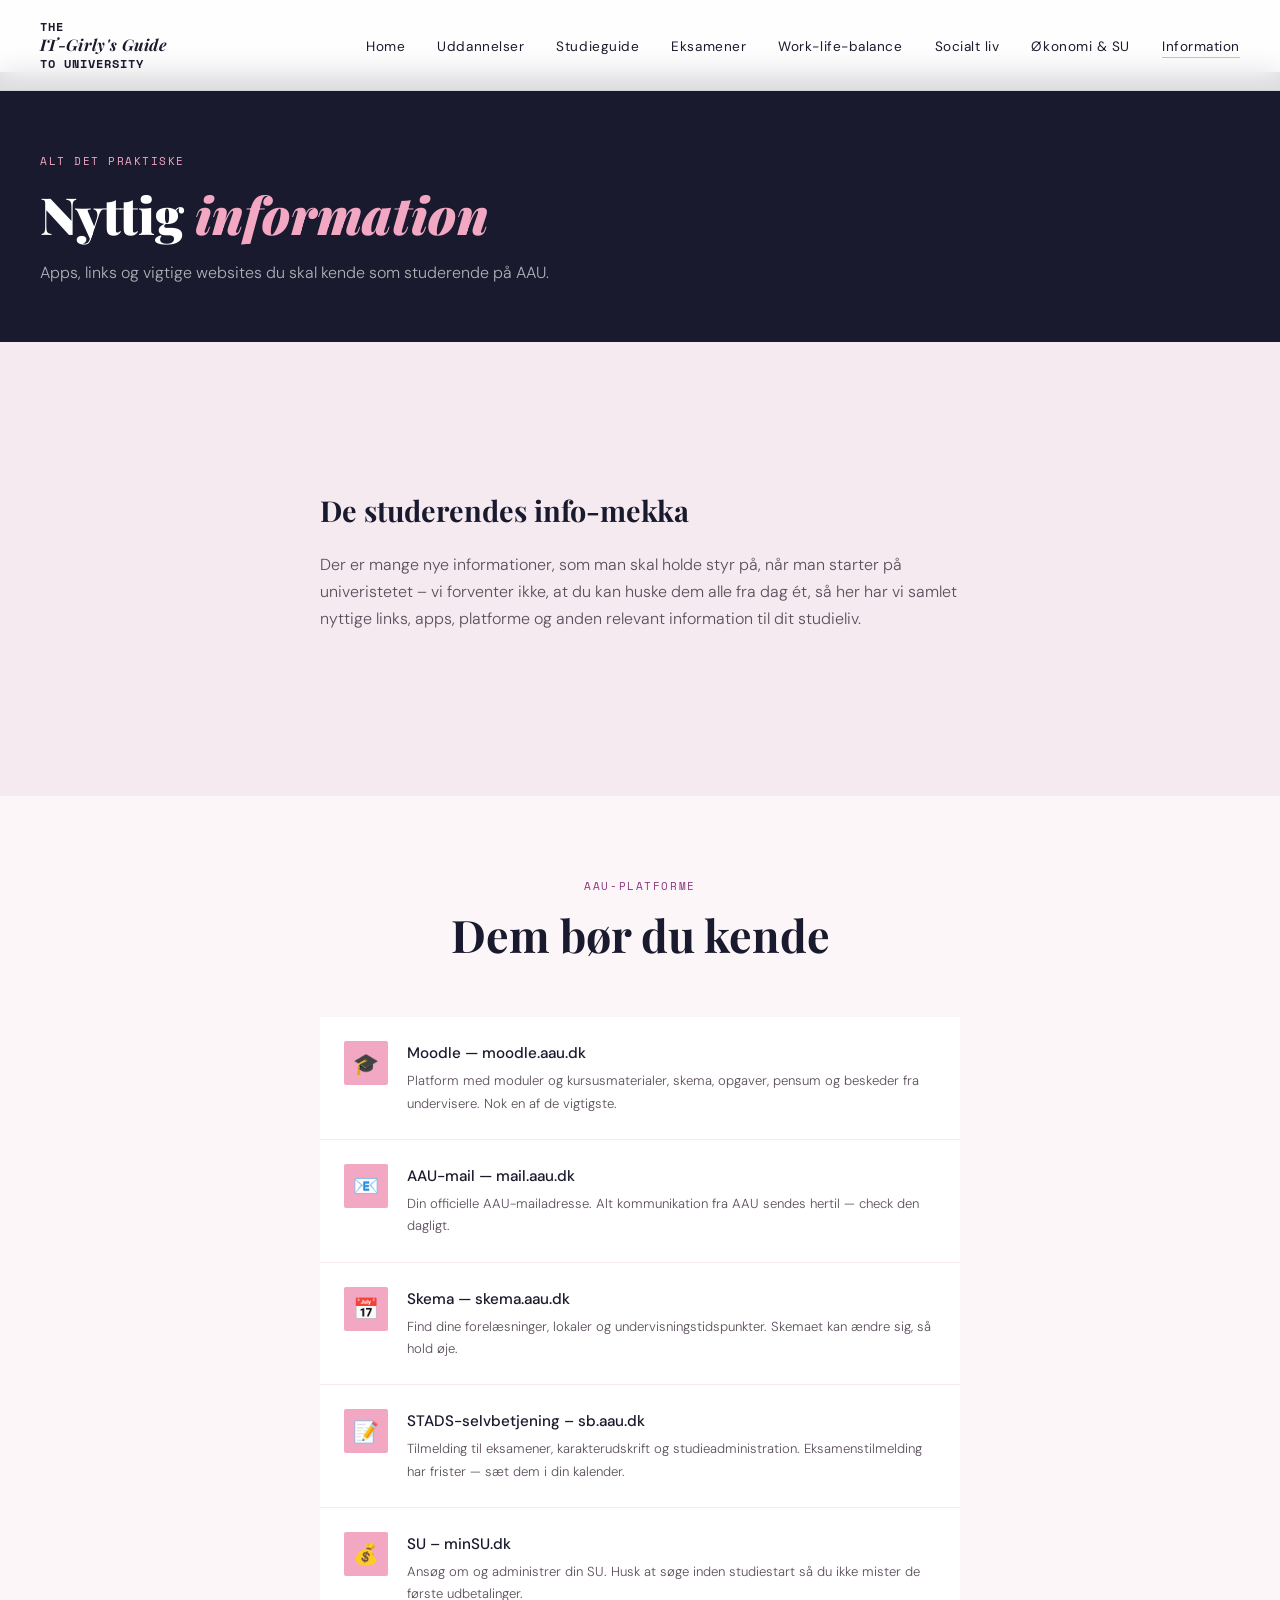
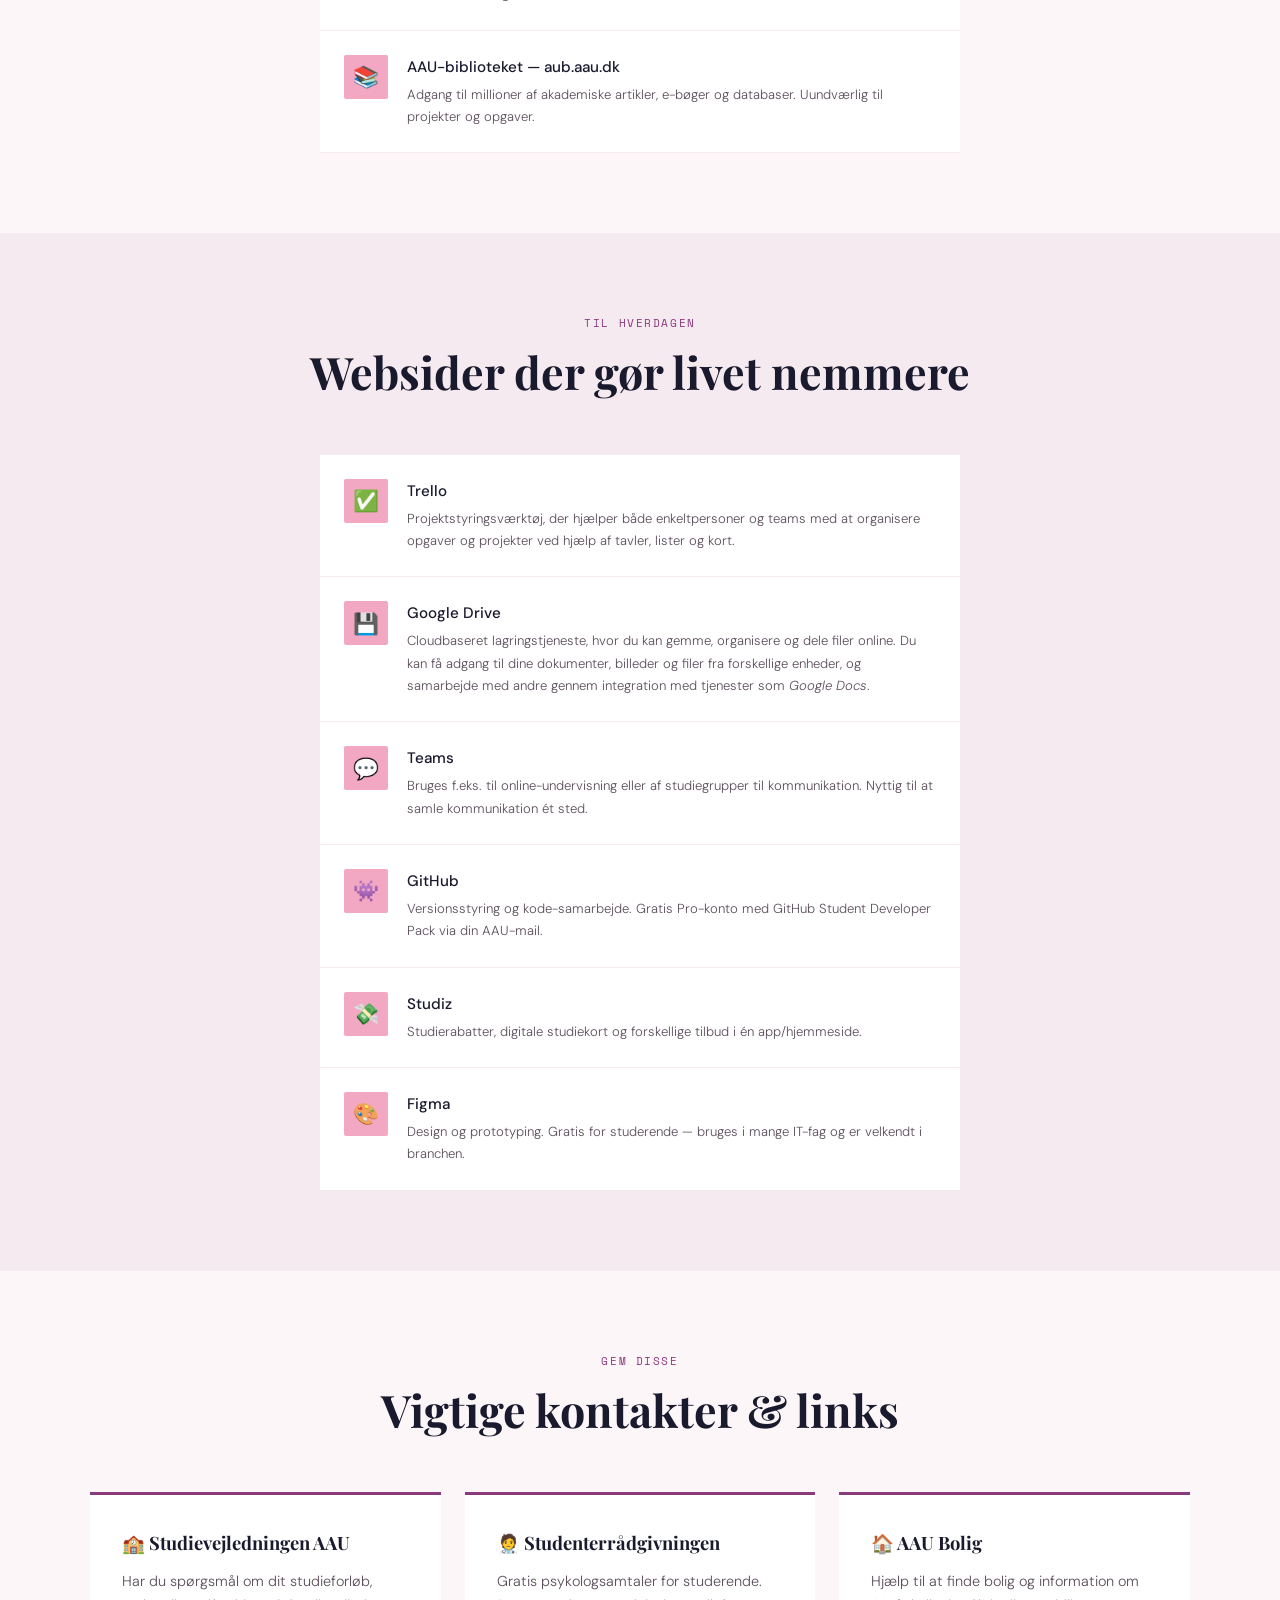
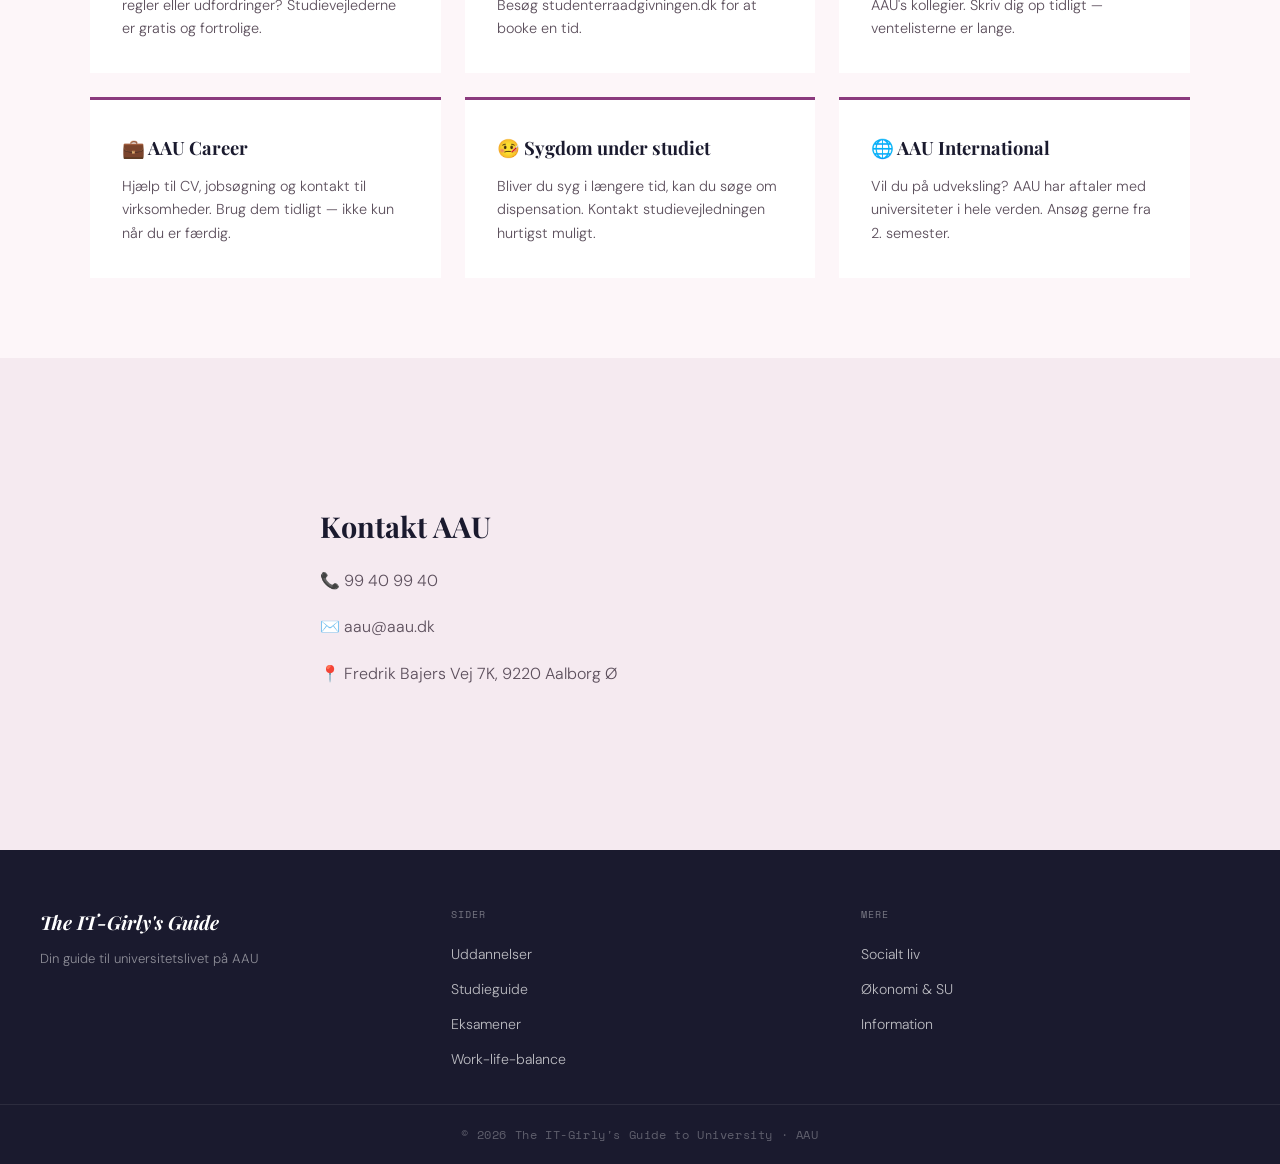
<file: information.html>
<!DOCTYPE html>
<html lang="da">
<head>
  <meta charset="UTF-8" />
  <meta name="viewport" content="width=device-width, initial-scale=1.0" />
  <title>Information – The IT-Girly's Guide</title>
  <link rel="stylesheet" href="css/global.css" />
  <link rel="stylesheet" href="css/theme.css" />
</head>
<body>

  <nav class="navbar">
    <a href="index.html" class="navbar__logo">
      The <span>IT-Girly's Guide</span> to University
    </a>
    <ul class="navbar__menu" id="navMenu">
      <li><a href="index.html">Home</a></li>
      <li><a href="educations.html">Uddannelser</a></li>
      <li><a href="study-tips.html">Studieguide</a></li>
      <li><a href="exams.html">Eksamener</a></li>
      <li><a href="balance.html">Work-life-balance</a></li>
      <li><a href="social-life.html">Socialt liv</a></li>
      <li><a href="economy.html">Økonomi & SU</a></li>
      <li><a href="information.html" class="active">Information</a></li>
    </ul>
    <button class="navbar__hamburger" id="hamburger" aria-label="Åbn menu">
      <span></span><span></span><span></span>
    </button>
  </nav>

  <div class="page-wrapper">

    <header class="page-header page-header--dark">
      <p class="page-header__eyebrow">Alt det praktiske</p>
      <h1 class="page-header__title">Nyttig <em>information</em></h1>
      <p class="page-header__text">
        Apps, links og vigtige websites du skal kende som studerende på AAU.
      </p>
    </header>

    <!-- INTRO -->
    <section class="section section--light">
      <div class="content-block">
        <h2>De studerendes info-mekka</h2>
        <p>
          Der er mange nye informationer, som man skal holde styr på, når man starter på univeristetet – vi forventer ikke, at du kan huske dem alle fra dag ét, så her har vi samlet nyttige links, apps, platforme og anden relevant information til dit studieliv. 
        </p>
      </div>
    </section>

    <!-- AAU SYSTEMER -->
    <section class="section">
      <div class="section__header">
        <p class="section__eyebrow">AAU-platforme</p>
        <h2 class="section__title">Dem bør du kende</h2>
      </div>
      <div style="max-width: 720px; margin: 0 auto; padding: 0 2.5rem;">
        <div class="link-card">
          <div class="link-card__icon">🎓</div>
          <div>
            <div class="link-card__title">Moodle — moodle.aau.dk</div>
            <p class="link-card__desc">Platform med moduler og kursusmaterialer, skema, opgaver, pensum og beskeder fra undervisere. Nok en af de vigtigste.</p>
          </div>
        </div>
        <div class="link-card">
          <div class="link-card__icon">📧</div>
          <div>
            <div class="link-card__title">AAU-mail — mail.aau.dk</div>
            <p class="link-card__desc">Din officielle AAU-mailadresse. Alt kommunikation fra AAU sendes hertil — check den dagligt.</p>
          </div>
        </div>
        <div class="link-card">
          <div class="link-card__icon">📅</div>
          <div>
            <div class="link-card__title">Skema — skema.aau.dk</div>
            <p class="link-card__desc">Find dine forelæsninger, lokaler og undervisningstidspunkter. Skemaet kan ændre sig, så hold øje.</p>
          </div>
        </div>
        <div class="link-card">
          <div class="link-card__icon">📝</div>
          <div>
            <div class="link-card__title">STADS-selvbetjening – sb.aau.dk</div>
            <p class="link-card__desc">Tilmelding til eksamener, karakterudskrift og studieadministration. Eksamenstilmelding har frister — sæt dem i din kalender.</p>
          </div>
        </div>
        <div class="link-card">
          <div class="link-card__icon">💰</div>
          <div>
            <div class="link-card__title">SU – minSU.dk</div>
            <p class="link-card__desc">Ansøg om og administrer din SU. Husk at søge inden studiestart så du ikke mister de første udbetalinger.</p>
          </div>
        </div>
        <div class="link-card">
          <div class="link-card__icon">📚</div>
          <div>
            <div class="link-card__title">AAU-biblioteket — aub.aau.dk</div>
            <p class="link-card__desc">Adgang til millioner af akademiske artikler, e-bøger og databaser. Uundværlig til projekter og opgaver.</p>
          </div>
        </div>
      </div>
    </section>

    <!-- APPS -->
    <section class="section section--light">
      <div class="section__header">
        <p class="section__eyebrow">Til hverdagen</p>
        <h2 class="section__title">Websider der gør livet nemmere</h2>
      </div>
      <div style="max-width: 720px; margin: 0 auto; padding: 0 2.5rem;">
        <div class="link-card">
          <div class="link-card__icon">✅</div>
          <div>
            <div class="link-card__title">Trello</div>
            <p class="link-card__desc">Projektstyringsværktøj, der hjælper både enkeltpersoner og teams med at organisere opgaver og projekter ved hjælp af tavler, lister og kort.</p>
          </div>
        </div>
        <div class="link-card">
          <div class="link-card__icon">💾</div>
          <div>
            <div class="link-card__title">Google Drive</div>
            <p class="link-card__desc">Cloudbaseret lagringstjeneste, hvor du kan gemme, organisere og dele filer online. Du kan få adgang til dine dokumenter, billeder og filer fra forskellige enheder, og samarbejde med andre gennem integration med tjenester som <em>Google Docs</em>.</p>
          </div>
        </div>
        <div class="link-card">
          <div class="link-card__icon">💬</div>
          <div>
            <div class="link-card__title">Teams</div>
            <p class="link-card__desc">Bruges f.eks. til online-undervisning eller af studiegrupper til kommunikation. Nyttig til at samle kommunikation ét sted.</p>
          </div>
        </div>
        <div class="link-card">
          <div class="link-card__icon">👾</div>
          <div>
            <div class="link-card__title">GitHub</div>
            <p class="link-card__desc">Versionsstyring og kode-samarbejde. Gratis Pro-konto med GitHub Student Developer Pack via din AAU-mail.</p>
          </div>
        </div>
        <div class="link-card">
          <div class="link-card__icon">💸</div>
          <div>
            <div class="link-card__title">Studiz</div>
            <p class="link-card__desc">Studierabatter, digitale studiekort og forskellige tilbud i én app/hjemmeside.</p>
          </div>
        </div>
        <div class="link-card">
          <div class="link-card__icon">🎨</div>
          <div>
            <div class="link-card__title">Figma</div>
            <p class="link-card__desc">Design og prototyping. Gratis for studerende — bruges i mange IT-fag og er velkendt i branchen.</p>
          </div>
        </div>
      </div>
    </section>

    <!-- VIGTIGE LINKS -->
    <section class="section">
      <div class="section__header">
        <p class="section__eyebrow">Gem disse</p>
        <h2 class="section__title">Vigtige kontakter & links</h2>
      </div>
      <div class="info-grid">
        <div class="info-card">
          <h3>🏫 Studievejledningen AAU</h3>
          <p>Har du spørgsmål om dit studieforløb, regler eller udfordringer? Studievejlederne er gratis og fortrolige.</p>
        </div>
        <div class="info-card">
          <h3>🧑‍⚕️ Studenterrådgivningen</h3>
          <p>Gratis psykologsamtaler for studerende. Besøg studenterraadgivningen.dk for at booke en tid.</p>
        </div>
        <div class="info-card">
          <h3>🏠 AAU Bolig</h3>
          <p>Hjælp til at finde bolig og information om AAU's kollegier. Skriv dig op tidligt — ventelisterne er lange.</p>
        </div>
        <div class="info-card">
          <h3>💼 AAU Career</h3>
          <p>Hjælp til CV, jobsøgning og kontakt til virksomheder. Brug dem tidligt — ikke kun når du er færdig.</p>
        </div>
        <div class="info-card">
          <h3>🤒 Sygdom under studiet</h3>
          <p>Bliver du syg i længere tid, kan du søge om dispensation. Kontakt studievejledningen hurtigst muligt.</p>
        </div>
        <div class="info-card">
          <h3>🌐 AAU International</h3>
          <p>Vil du på udveksling? AAU har aftaler med universiteter i hele verden. Ansøg gerne fra 2. semester.</p>
        </div>
      </div>
    </section>

    <!-- OUTRO -->
    <section class="section section--light">
      <div class="content-block">
        <h2>Kontakt AAU</h2>
        <p>
          📞 99 40 99 40 
        </p>
        <p>
          ✉️ aau@aau.dk
        </p>
        <p>
          📍 Fredrik Bajers Vej 7K, 9220 Aalborg Ø
        </p>
      </div>
    </section>

    <footer class="footer">
      <div>
        <div class="footer__brand">The IT-Girly's Guide</div>
        <p class="footer__tagline">Din guide til universitetslivet på AAU</p>
      </div>
      <div>
        <p class="footer__heading">Sider</p>
        <ul class="footer__links">
          <li><a href="educations.html">Uddannelser</a></li>
          <li><a href="study-tips.html">Studieguide</a></li>
          <li><a href="exams.html">Eksamener</a></li>
          <li><a href="balance.html">Work-life-balance</a></li>
        </ul>
      </div>
      <div>
        <p class="footer__heading">Mere</p>
        <ul class="footer__links">
          <li><a href="social-life.html">Socialt liv</a></li>
          <li><a href="economy.html">Økonomi & SU</a></li>
          <li><a href="information.html">Information</a></li>
        </ul>
      </div>
    </footer>
    <div class="footer__bottom">© 2026 The IT-Girly's Guide to University · AAU</div>

  </div>

  <script>
    document.getElementById('hamburger').addEventListener('click', function() {
      document.getElementById('navMenu').classList.toggle('is-open');
    });
  </script>
</body>
</html>
</file>
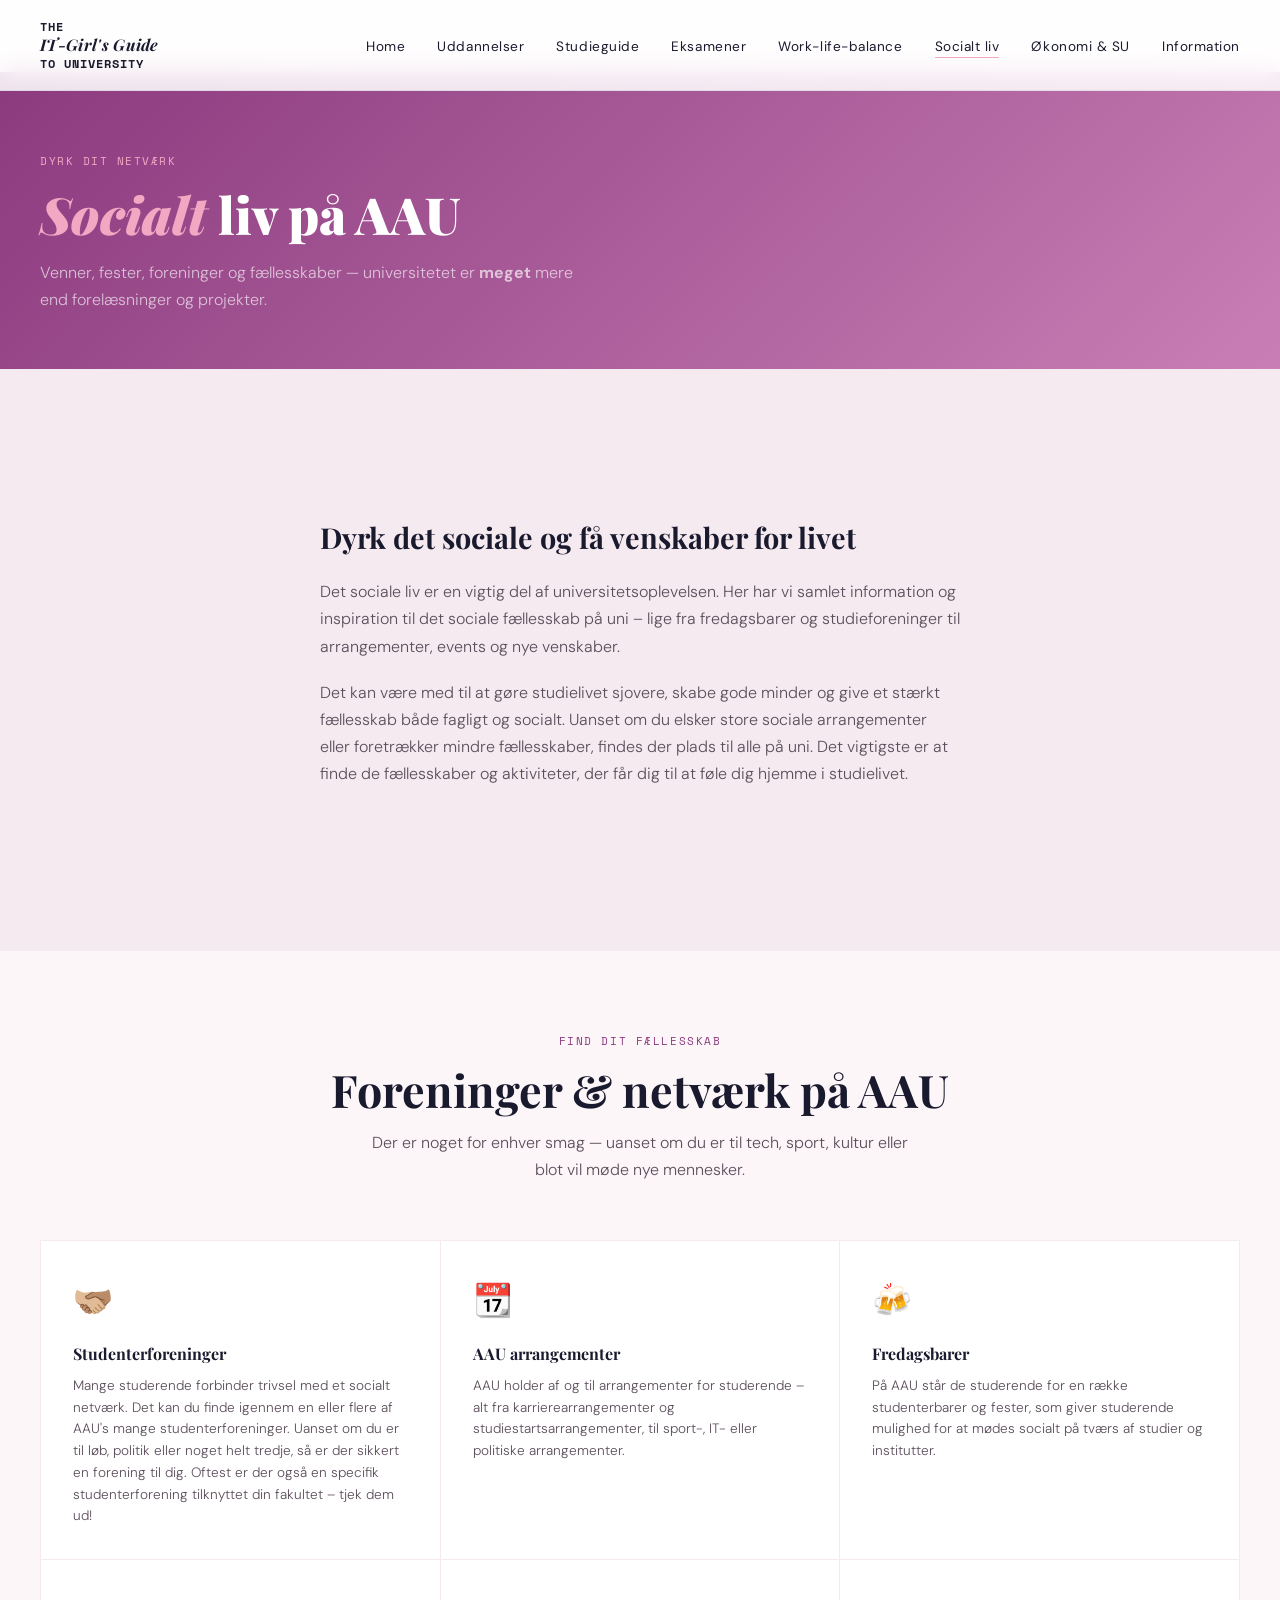
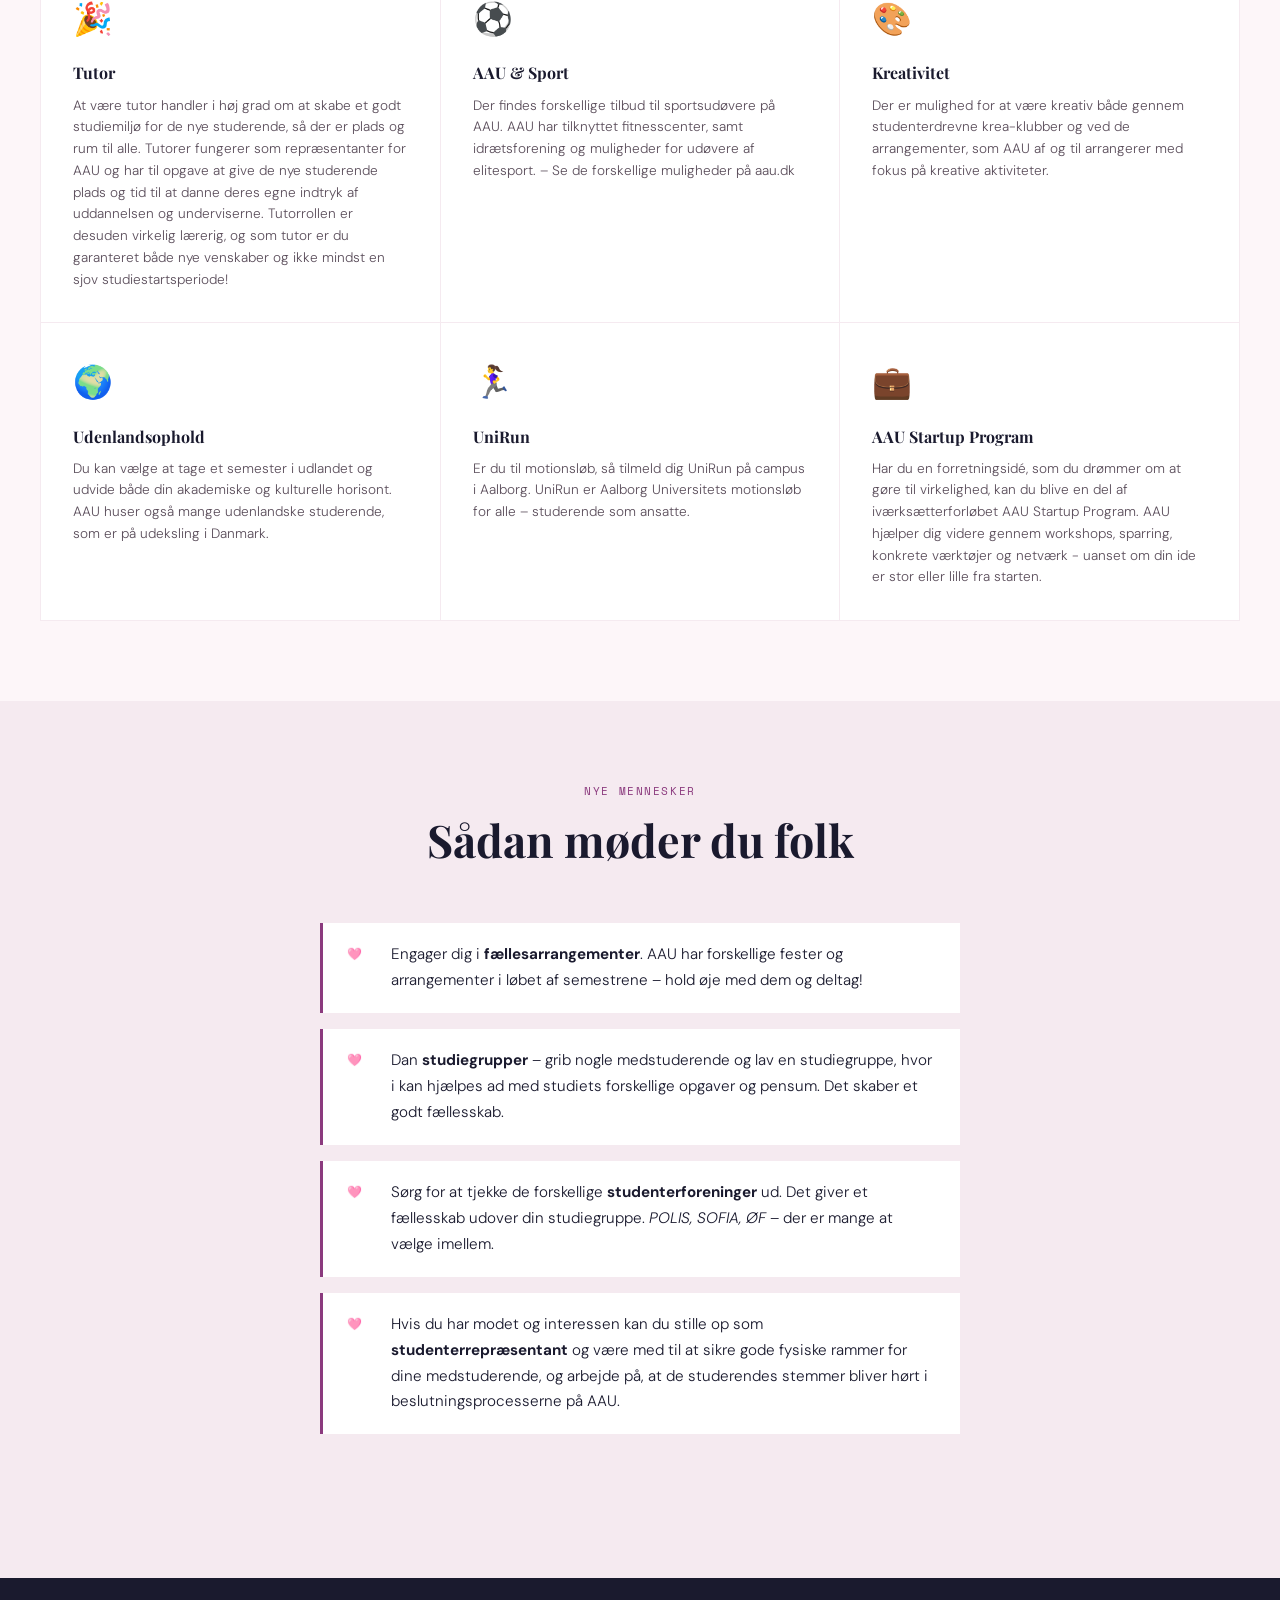
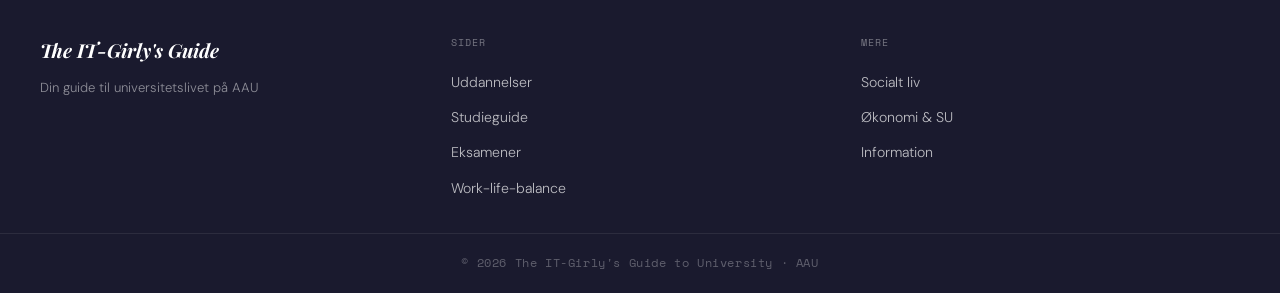
<file: social-life.html>
<!DOCTYPE html>
<html lang="da">
<head>
  <meta charset="UTF-8" />
  <meta name="viewport" content="width=device-width, initial-scale=1.0" />
  <title>Socialt Liv – The IT-Girly's Guide</title>
  <link rel="stylesheet" href="css/global.css" />
  <link rel="stylesheet" href="css/theme.css" />
</head>
<body>

  <nav class="navbar">
    <a href="index.html" class="navbar__logo">
      The <span>IT-Girl's Guide</span> to University
    </a>
    <ul class="navbar__menu" id="navMenu">
      <li><a href="index.html">Home</a></li>
      <li><a href="educations.html">Uddannelser</a></li>
      <li><a href="study-tips.html">Studieguide</a></li>
      <li><a href="exams.html">Eksamener</a></li>
      <li><a href="balance.html">Work-life-balance</a></li>
      <li><a href="social-life.html" class="active">Socialt liv</a></li>
      <li><a href="economy.html">Økonomi & SU</a></li>
      <li><a href="information.html">Information</a></li>
    </ul>
    <button class="navbar__hamburger" id="hamburger" aria-label="Åbn menu">
      <span></span><span></span><span></span>
    </button>
  </nav>

  <div class="page-wrapper">

    <header class="page-header page-header--pink">
      <p class="page-header__eyebrow">dyrk dit netværk</p>
      <h1 class="page-header__title"><em>Socialt</em> liv på AAU</h1>
      <p class="page-header__text">
        Venner, fester, foreninger og fællesskaber — universitetet er <strong>meget</strong> mere end forelæsninger og projekter.
      </p>
    </header>

    <!-- INTRO -->
    <section class="section section--light">
      <div class="content-block">
        <h2>Dyrk det sociale og få venskaber for livet</h2>
        <p>
          Det sociale liv er en vigtig del af universitetsoplevelsen. Her har vi samlet information og inspiration til det sociale fællesskab på uni – lige fra fredagsbarer og studieforeninger til arrangementer, events og nye venskaber.
        </p>
        <p>
          Det kan være med til at gøre studielivet sjovere, skabe gode minder og give et stærkt fællesskab både fagligt og socialt. Uanset om du elsker store sociale arrangementer eller foretrækker mindre fællesskaber, findes der plads til alle på uni. Det vigtigste er at finde de fællesskaber og aktiviteter, der får dig til at føle dig hjemme i studielivet.
        </p>
      </div>
    </section>

    <!-- FORENINGER -->
    <section class="section">
      <div class="section__header">
        <p class="section__eyebrow">Find dit fællesskab</p>
        <h2 class="section__title">Foreninger & netværk på AAU</h2>
        <p class="section__subtitle">Der er noget for enhver smag — uanset om du er til tech, sport, kultur eller blot vil møde nye mennesker.</p>
      </div>
      <div class="clubs-grid">
        <div class="club-card">
          <div class="club-card__emoji">🫱🏼‍🫲🏽</div>
          <div class="club-card__name">Studenterforeninger</div>
          <p class="club-card__desc">Mange studerende forbinder trivsel med et socialt netværk. Det kan du finde igennem en eller flere af AAU's mange studenterforeninger. Uanset om du er til løb, politik eller noget helt tredje, så er der sikkert en forening til dig. Oftest er der også en specifik studenterforening tilknyttet din fakultet – tjek dem ud!</p>
        </div>
        <div class="club-card">
          <div class="club-card__emoji">📆</div>
          <div class="club-card__name">AAU arrangementer</div>
          <p class="club-card__desc">AAU holder af og til arrangementer for studerende – alt fra karrierearrangementer og studiestartsarrangementer, til sport-, IT- eller politiske arrangementer.</p>
        </div>
        <div class="club-card">
          <div class="club-card__emoji">🍻</div>
          <div class="club-card__name">Fredagsbarer</div>
          <p class="club-card__desc">På AAU står de studerende for en række studenterbarer og fester, som giver studerende mulighed for at mødes socialt på tværs af studier og institutter.</p>
        </div>
        <div class="club-card">
          <div class="club-card__emoji">🎉</div>
          <div class="club-card__name">Tutor</div>
          <p class="club-card__desc">At være tutor handler i høj grad om at skabe et godt studiemiljø for de nye studerende, så der er plads og rum til alle. Tutorer fungerer som repræsentanter for AAU og har til opgave at give de nye studerende plads og tid til at danne deres egne indtryk af uddannelsen og underviserne. Tutorrollen er desuden virkelig lærerig, og som tutor er du garanteret både nye venskaber og ikke mindst en sjov studiestartsperiode!</p>
        </div>
        <div class="club-card">
          <div class="club-card__emoji">⚽️</div>
          <div class="club-card__name">AAU & Sport</div>
          <p class="club-card__desc">Der findes forskellige tilbud til sportsudøvere på AAU. AAU har tilknyttet fitnesscenter, samt idrætsforening og muligheder for udøvere af elitesport. – Se de forskellige muligheder på aau.dk</p>
        </div>
        <div class="club-card">
          <div class="club-card__emoji">🎨</div>
          <div class="club-card__name">Kreativitet</div>
          <p class="club-card__desc">Der er mulighed for at være kreativ både gennem studenterdrevne krea-klubber og ved de arrangementer, som AAU af og til arrangerer med fokus på kreative aktiviteter.</p>
        </div>
        <div class="club-card">
          <div class="club-card__emoji">🌍</div>
          <div class="club-card__name">Udenlandsophold</div>
          <p class="club-card__desc">Du kan vælge at tage et semester i udlandet og udvide både din akademiske og kulturelle horisont. AAU huser også mange udenlandske studerende, som er på udeksling i Danmark.</p>
        </div>
        <div class="club-card">
          <div class="club-card__emoji">🏃‍♀️</div>
          <div class="club-card__name">UniRun</div>
          <p class="club-card__desc">Er du til motionsløb, så tilmeld dig UniRun på campus i Aalborg. UniRun er Aalborg Universitets motionsløb for alle – studerende som ansatte.</p>
        </div>
        <div class="club-card">
          <div class="club-card__emoji">💼</div>
          <div class="club-card__name">AAU Startup Program</div>
          <p class="club-card__desc">Har du en forretningsidé, som du drømmer om at gøre til virkelighed, kan du blive en del af iværksætterforløbet AAU Startup Program. AAU hjælper dig videre gennem workshops, sparring, konkrete værktøjer og netværk - uanset om din ide er stor eller lille fra starten.</p>
        </div>
      </div>
    </section>

    <!-- TIPS TIL AT MØDE FOLK -->
    <section class="section section--light">
      <div class="section__header">
        <p class="section__eyebrow">Nye mennesker</p>
        <h2 class="section__title">Sådan møder du folk</h2>
      </div>
      <div class="content-block" style="padding-top: 0; margin-top: 0;">
        <ul class="tip-list">
          <li>
            <span class="tip-number">🩷</span>
            <span class="tip-text">Engager dig i <strong>fællesarrangementer</strong>. AAU har forskellige fester og arrangementer i løbet af semestrene – hold øje med dem og deltag!</span>
          </li>
          <li>
            <span class="tip-number">🩷</span>
            <span class="tip-text">Dan <strong>studiegrupper</strong> – grib nogle medstuderende og lav en studiegruppe, hvor i kan hjælpes ad med studiets forskellige opgaver og pensum. Det skaber et godt fællesskab.</span>
          </li>
          <li>
            <span class="tip-number">🩷</span>
            <span class="tip-text">Sørg for at tjekke de forskellige <strong>studenterforeninger</strong> ud. Det giver et fællesskab udover din studiegruppe. <em>POLIS, SOFIA, ØF </em>– der er mange at vælge imellem.</span>
          </li>
          <li>
            <span class="tip-number">🩷</span>
            <span class="tip-text">Hvis du har modet og interessen kan du stille op som <strong>studenterrepræsentant</strong> og være med til at sikre gode fysiske rammer for dine medstuderende, og arbejde på, at de studerendes stemmer bliver hørt i beslutningsprocesserne på AAU.</span>
          </li>
        </ul>
      </div>
    </section>

    <footer class="footer">
      <div>
        <div class="footer__brand">The IT-Girly's Guide</div>
        <p class="footer__tagline">Din guide til universitetslivet på AAU</p>
      </div>
      <div>
        <p class="footer__heading">Sider</p>
        <ul class="footer__links">
          <li><a href="educations.html">Uddannelser</a></li>
          <li><a href="study-tips.html">Studieguide</a></li>
          <li><a href="exams.html">Eksamener</a></li>
          <li><a href="balance.html">Work-life-balance</a></li>
        </ul>
      </div>
      <div>
        <p class="footer__heading">Mere</p>
        <ul class="footer__links">
          <li><a href="social-life.html">Socialt liv</a></li>
          <li><a href="economy.html">Økonomi & SU</a></li>
          <li><a href="information.html">Information</a></li>
        </ul>
      </div>
    </footer>
    <div class="footer__bottom">© 2026 The IT-Girly's Guide to University · AAU</div>

  </div>

  <script>
    document.getElementById('hamburger').addEventListener('click', function() {
      document.getElementById('navMenu').classList.toggle('is-open');
    });
  </script>
</body>
</html>
</file>
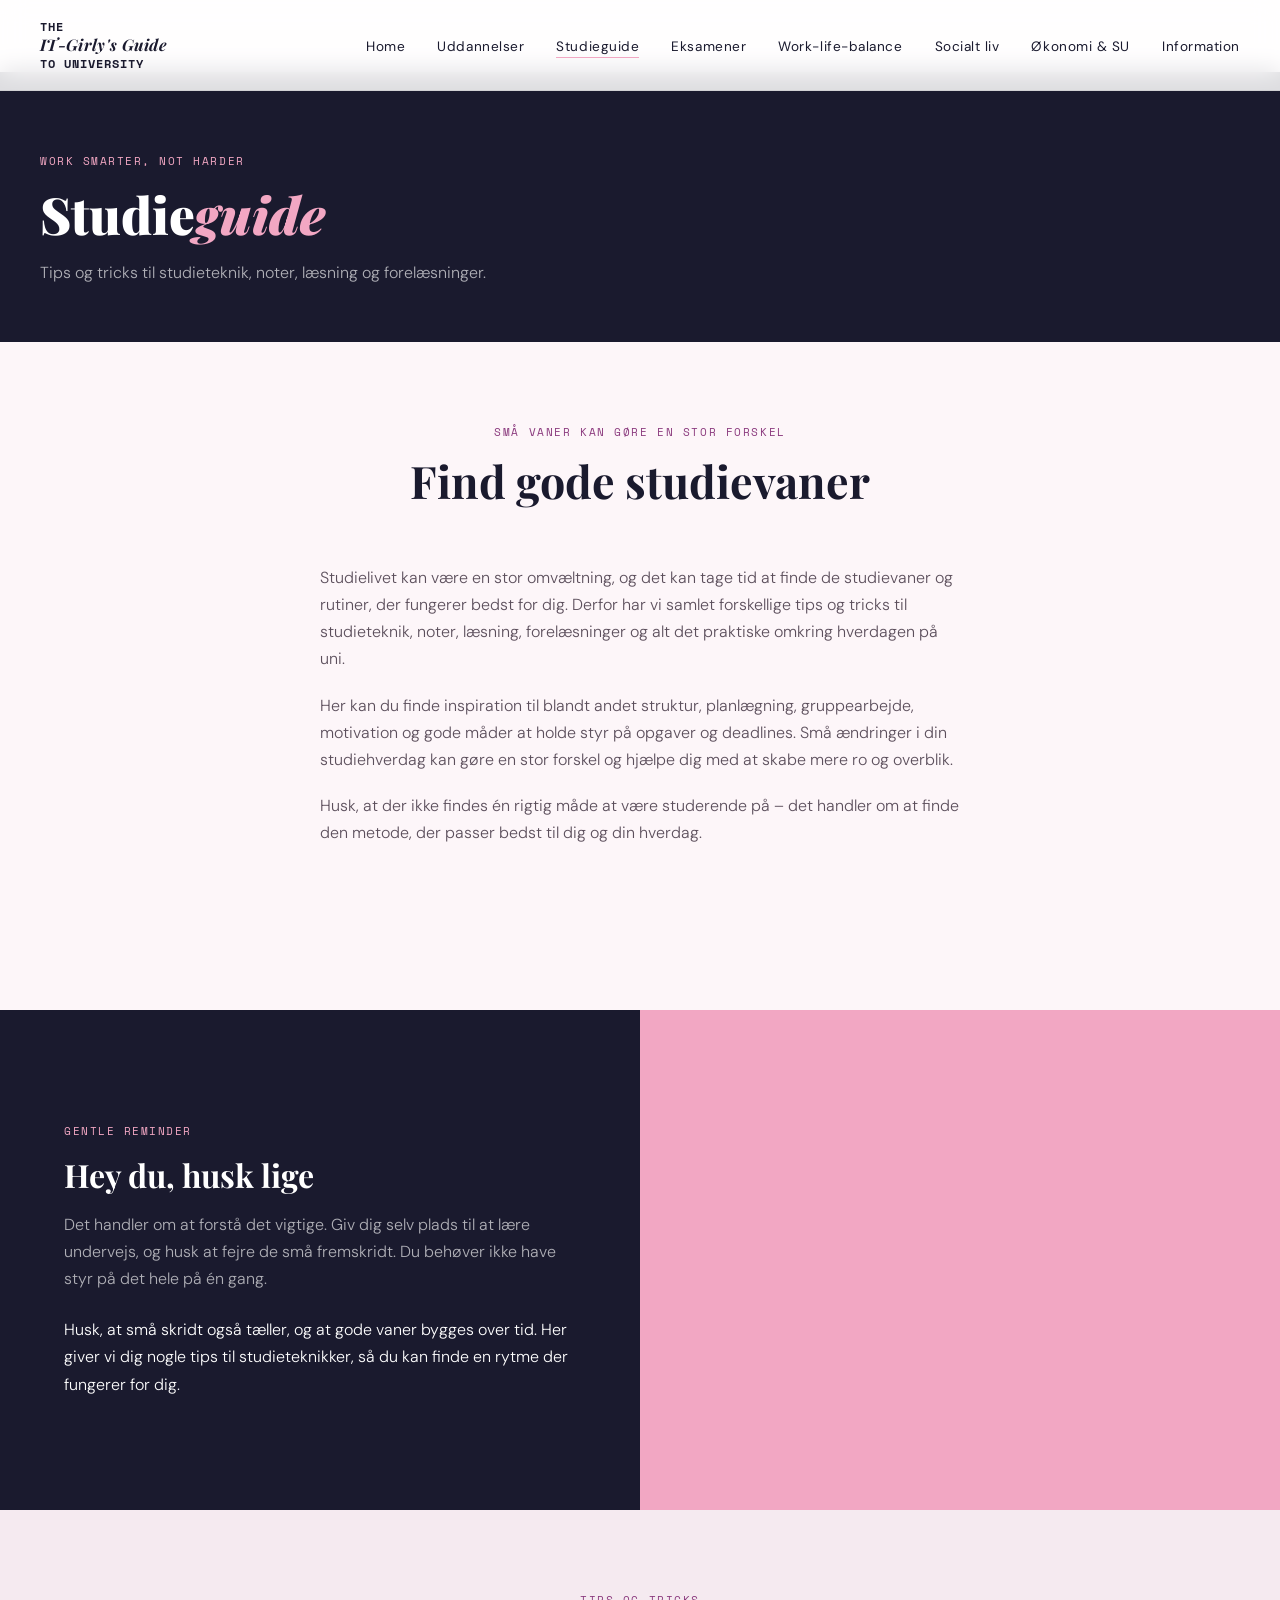
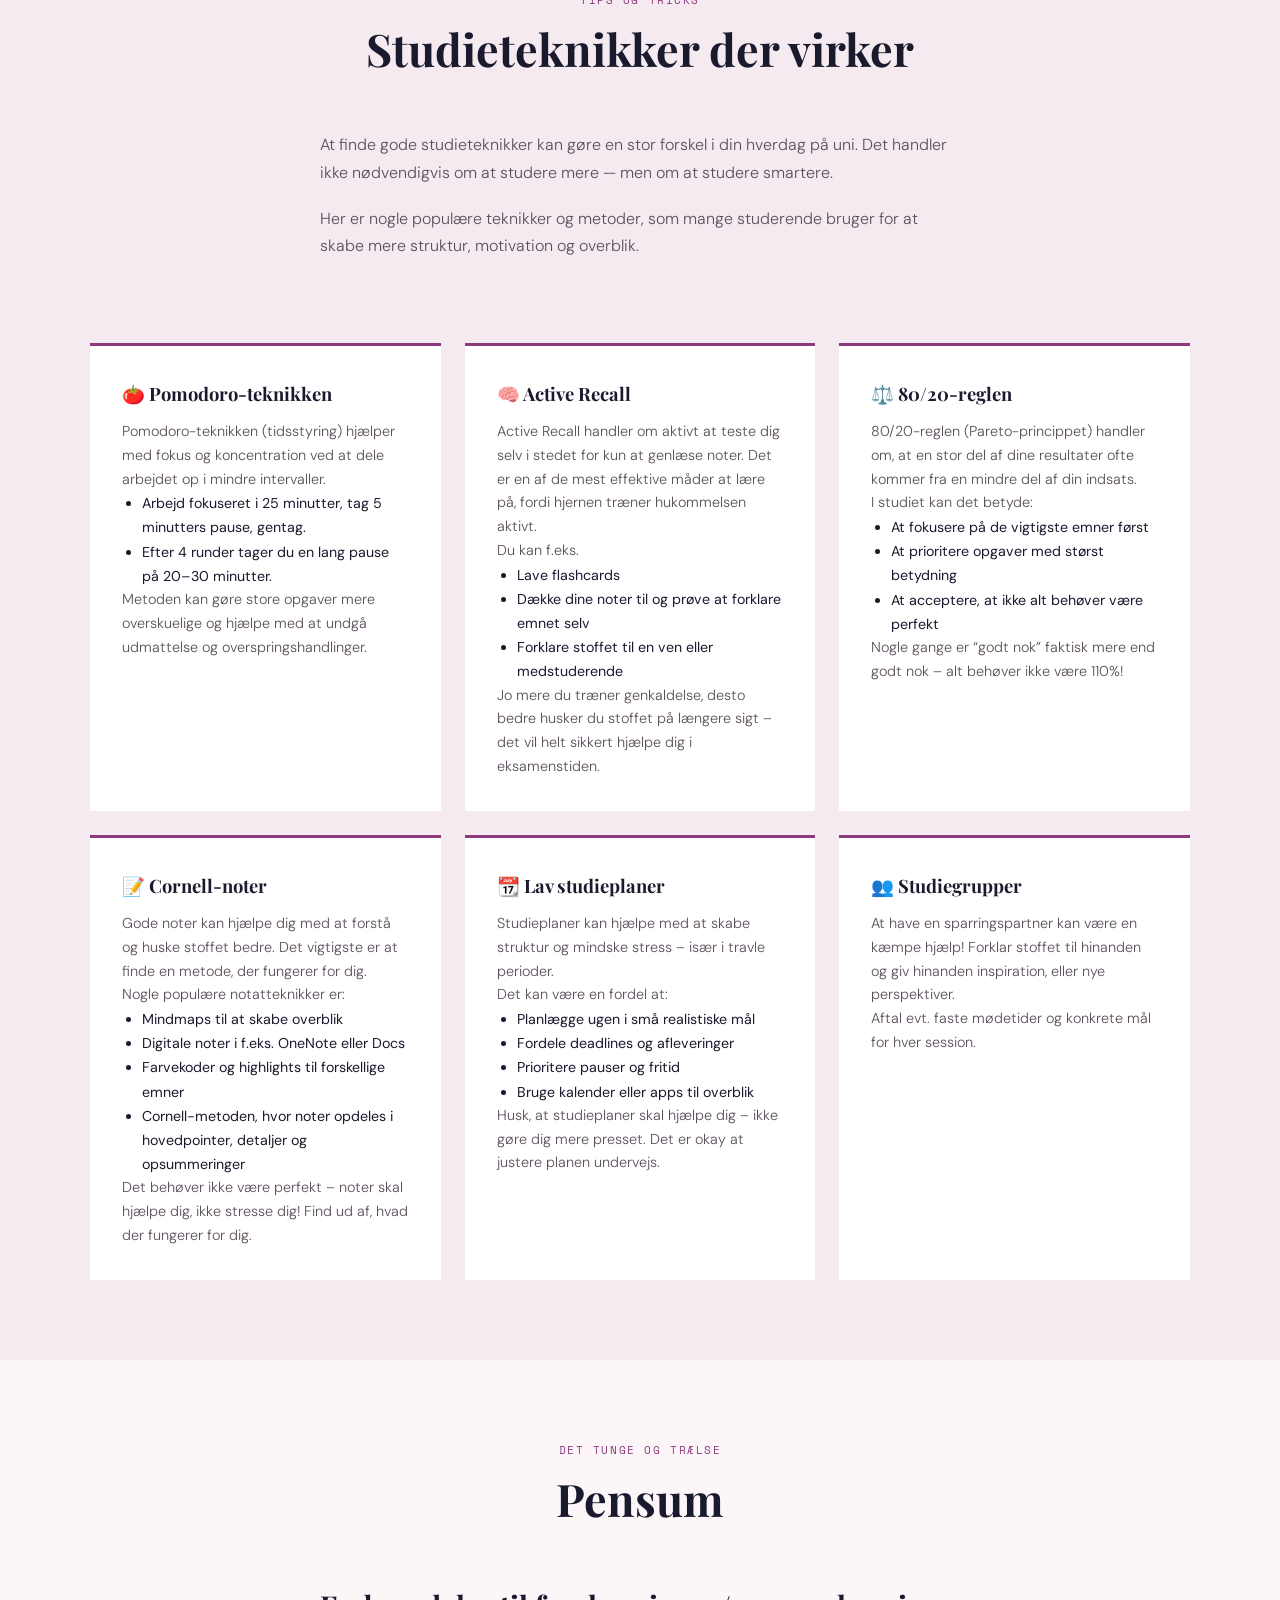
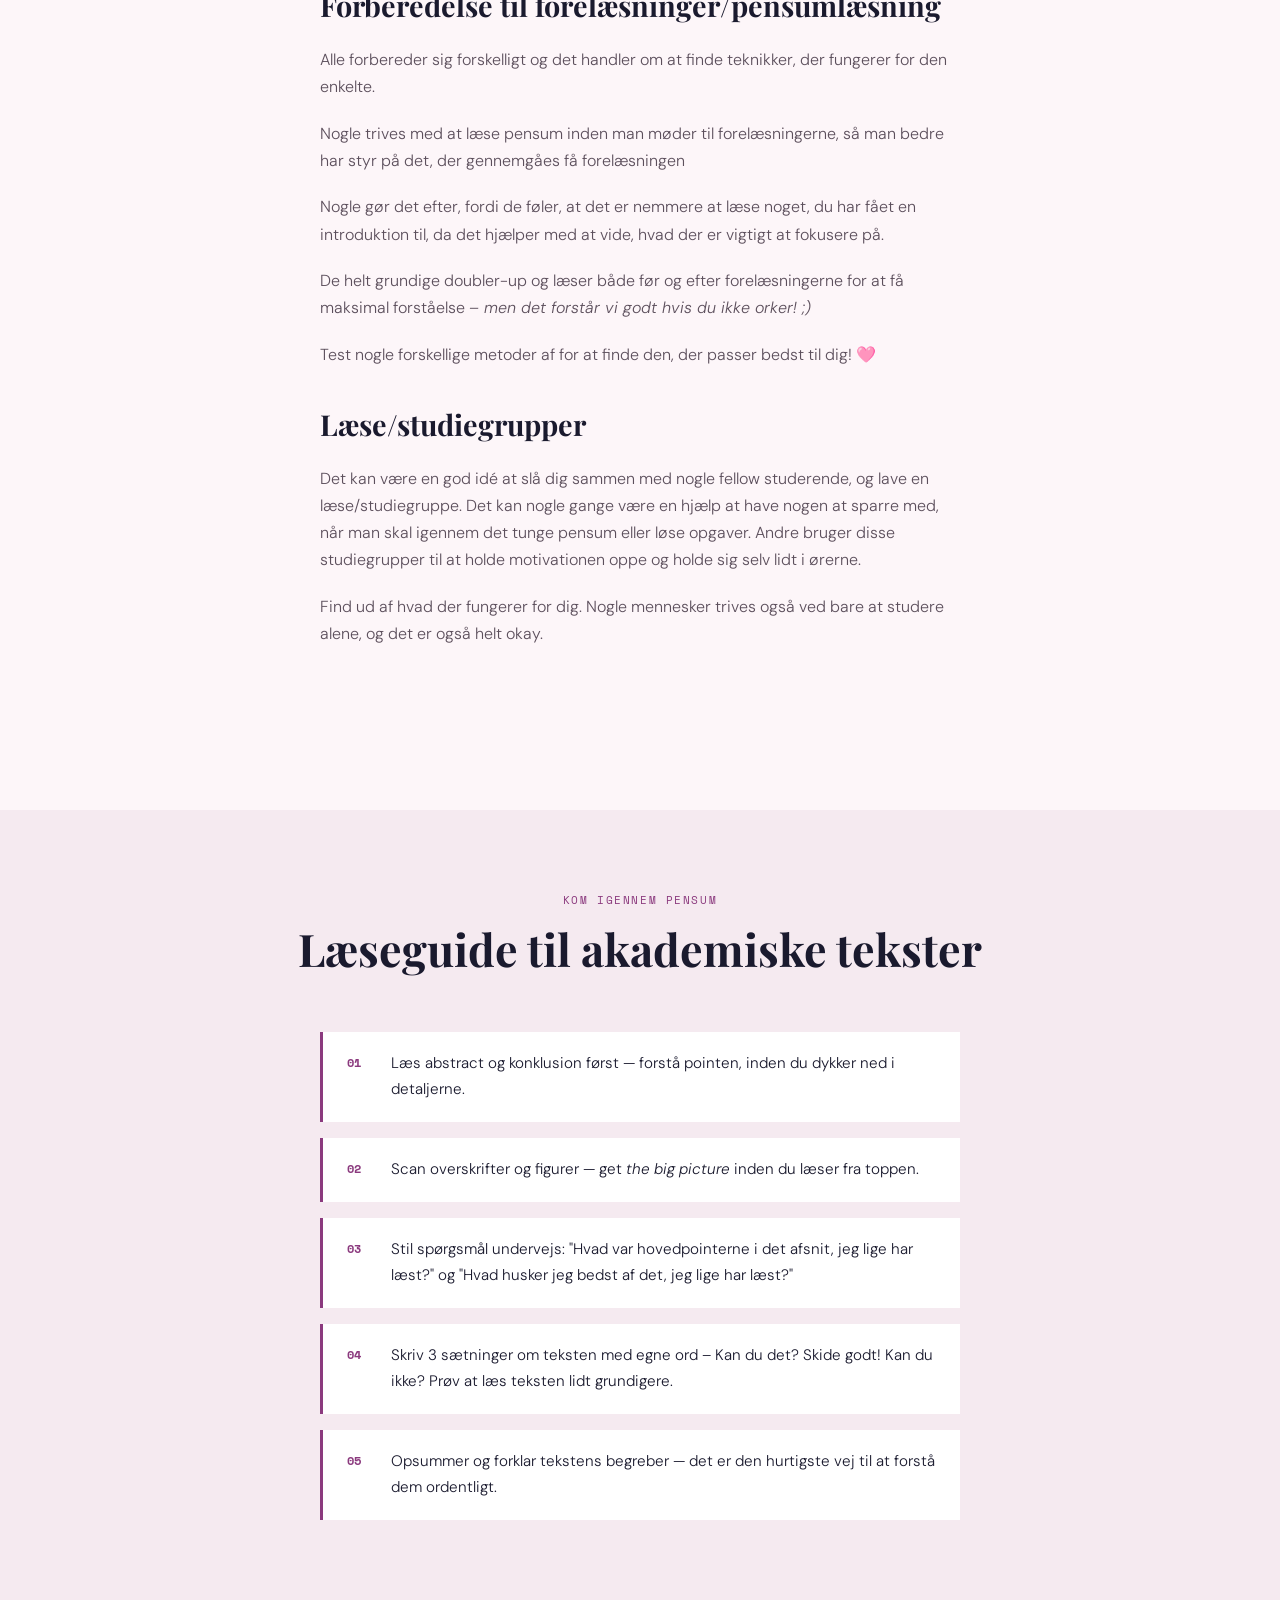
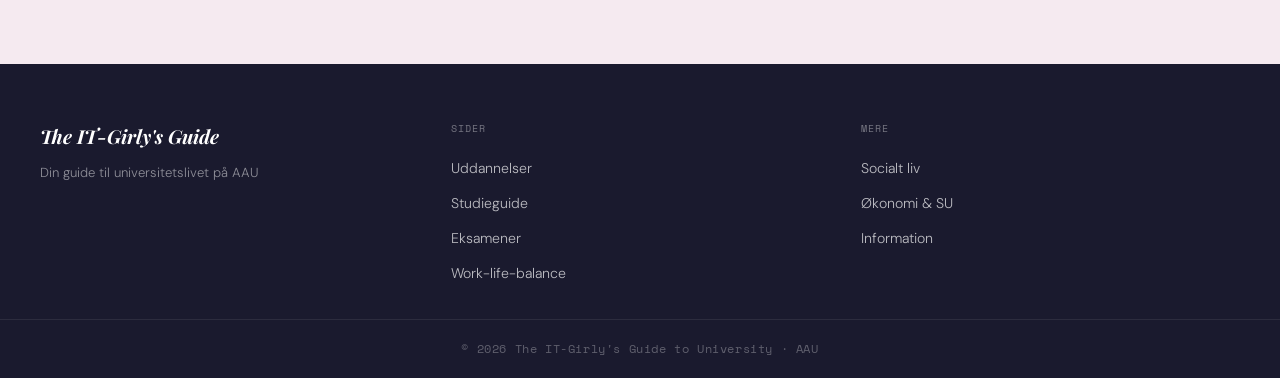
<file: study-tips.html>
<!DOCTYPE html>
<html lang="da">
<head>
  <meta charset="UTF-8" />
  <meta name="viewport" content="width=device-width, initial-scale=1.0" />
  <title>Studieguide – The IT-Girl's Guide</title>
  <link rel="stylesheet" href="css/global.css" />
  <link rel="stylesheet" href="css/theme.css" />
</head>
<body>

  <nav class="navbar">
    <a href="index.html" class="navbar__logo">
      The <span>IT-Girly's Guide</span> to University
    </a>
    <ul class="navbar__menu" id="navMenu">
      <li><a href="index.html">Home</a></li>
      <li><a href="educations.html">Uddannelser</a></li>
      <li><a href="study-tips.html" class="active">Studieguide</a></li>
      <li><a href="exams.html">Eksamener</a></li>
      <li><a href="balance.html">Work-life-balance</a></li>
      <li><a href="social-life.html">Socialt liv</a></li>
      <li><a href="economy.html">Økonomi & SU</a></li>
      <li><a href="information.html">Information</a></li>
    </ul>
    <button class="navbar__hamburger" id="hamburger" aria-label="Åbn menu">
      <span></span><span></span><span></span>
    </button>
  </nav>

  <div class="page-wrapper">

    <header class="page-header page-header--dark">
      <p class="page-header__eyebrow">Work smarter, not harder</p>
      <h1 class="page-header__title">Studie<em>guide</em></h1>
      <p class="page-header__text">
        Tips og tricks til studieteknik, noter, læsning og forelæsninger.
      </p>
    </header>

    
    <!-- INTRO -->
    <section class="section">
      <div class="section__header">
        <p class="section__eyebrow">Små vaner kan gøre en stor forskel</p>
        <h2 class="section__title">Find gode studievaner</h2>
      </div>
      <div class="content-block" style="padding-top: 0; margin-top: 0;">
        <p>Studielivet kan være en stor omvæltning, og det kan tage tid at finde de studievaner og rutiner, der fungerer bedst for dig. Derfor har vi samlet forskellige tips og tricks til studieteknik, noter, læsning, forelæsninger og alt det praktiske omkring hverdagen på uni.</p>
        </p>
        <p>Her kan du finde inspiration til blandt andet struktur, planlægning, gruppearbejde, motivation og gode måder at holde styr på opgaver og deadlines. Små ændringer i din studiehverdag kan gøre en stor forskel og hjælpe dig med at skabe mere ro og overblik.</p>
        </p>
        <p>Husk, at der ikke findes én rigtig måde at være studerende på – det handler om at finde den metode, der passer bedst til dig og din hverdag.</p>
      </div>
    </section>

    <!-- REMEMBER -->
        <div class="split-section">
      <div class="split-section__text" style="background: var(--color-dark); color: white;">
        <p class="page-header__eyebrow">Gentle reminder</p>
        <h2 style="font-family: 'Playfair Display', serif; font-size: 2rem; font-weight: 700; margin-bottom: 1rem; color: white; line-height: 1.2;">
          Hey du, husk lige
        </h2>
        <p style="color: rgba(255,255,255,0.65); margin-bottom: 1.5rem;">
          Det handler om at forstå det vigtige. Giv dig selv plads til at lære undervejs, og husk at fejre de små fremskridt. Du behøver ikke have styr på det hele på én gang.
        </p>
          Husk, at små skridt også tæller, og at gode vaner bygges over tid. Her giver vi dig nogle tips til studieteknikker, så du kan finde en rytme der fungerer for dig.
      </div>
      <div class="split-section__image" style="background: var(--color-accent); min-height: 360px;"></div>
    </div>


    
    <!-- TEKNIKKER -->
    <section class="section section--light">
      <div class="section__header">
        <p class="section__eyebrow">Tips og tricks</p>
        <h2 class="section__title">Studieteknikker der virker</h2>
      </div>
        <div class="content-block" style="padding-top: 0; margin-top: 0;">
        <p>At finde gode studieteknikker kan gøre en stor forskel i din hverdag på uni. Det handler ikke nødvendigvis om at studere mere — men om at studere smartere.</p>
          </p>
          <p>Her er nogle populære teknikker og metoder, som mange studerende bruger for at skabe mere struktur, motivation og overblik.</p>
      </div>
      <div class="info-grid">
        <div class="info-card">
          <h3>🍅 Pomodoro-teknikken</h3>
          <p>Pomodoro-teknikken (tidsstyring) hjælper med fokus og koncentration ved at dele arbejdet op i mindre intervaller.</p>
          <ul style="list-style-type: disc; padding-left: 20px; font-size: 0.89rem; font-weight: normal;">
            <li>Arbejd fokuseret i 25 minutter, tag 5 minutters pause, gentag.</li>
            <li>Efter 4 runder tager du en lang pause på 20–30 minutter.</li>
          </ul>
          <p>Metoden kan gøre store opgaver mere overskuelige og hjælpe med at undgå udmattelse og overspringshandlinger.</p>
        </div>
        <div class="info-card">
          <h3>🧠 Active Recall</h3>
          <p>Active Recall handler om aktivt at teste dig selv i stedet for kun at genlæse noter. Det er en af de mest effektive måder at lære på, fordi hjernen træner hukommelsen aktivt.</p>
        </p>
          <p>Du kan f.eks.</p>
          <ul style="list-style-type: disc; padding-left: 20px; font-size: 0.89rem; font-weight: normal;">
            <li>Lave flashcards</li>
            <li>Dække dine noter til og prøve at forklare emnet selv</li>
            <li>Forklare stoffet til en ven eller medstuderende</li>
          </ul>
          <p>Jo mere du træner genkaldelse, desto bedre husker du stoffet på længere sigt – det vil helt sikkert hjælpe dig i eksamenstiden.</p>
        </div>
        <div class="info-card">
          <h3>⚖️ 80/20-reglen</h3>
          <p>80/20-reglen (Pareto-princippet) handler om, at en stor del af dine resultater ofte kommer fra en mindre del af din indsats.</p>
          <p>I studiet kan det betyde:</p>
          <ul style="list-style-type: disc; padding-left: 20px; font-size: 0.89rem; font-weight: normal;">
            <li>At fokusere på de vigtigste emner først</li>
            <li>At prioritere opgaver med størst betydning</li>
            <li>At acceptere, at ikke alt behøver være perfekt</li>
          </ul>
          <p>Nogle gange er “godt nok” faktisk mere end godt nok – alt behøver ikke være 110%!</p>
        </div>
        <div class="info-card">
          <h3>📝 Cornell-noter</h3>
          <p>Gode noter kan hjælpe dig med at forstå og huske stoffet bedre. Det vigtigste er at finde en metode, der fungerer for dig.</p>
          <p>Nogle populære notatteknikker er:</p>
          <ul style="list-style-type: disc; padding-left: 20px; font-size: 0.89rem; font-weight: normal;">
            <li>Mindmaps til at skabe overblik</li>
            <li>Digitale noter i f.eks. OneNote eller Docs</li>
            <li>Farvekoder og highlights til forskellige emner</li>
            <li>Cornell-metoden, hvor noter opdeles i hovedpointer, detaljer og opsummeringer</li>
          </ul>
          <p>Det behøver ikke være perfekt – noter skal hjælpe dig, ikke stresse dig! Find ud af, hvad der fungerer for dig.</p>
        </div>
        <div class="info-card">
          <h3>📆 Lav studieplaner</h3>
          <p>Studieplaner kan hjælpe med at skabe struktur og mindske stress – især i travle perioder.</p>
          <p>Det kan være en fordel at:</p>
          <ul style="list-style-type: disc; padding-left: 20px; font-size: 0.89rem; font-weight: normal;">
            <li>Planlægge ugen i små realistiske mål</li>
            <li>Fordele deadlines og afleveringer</li>
            <li>Prioritere pauser og fritid</li>
            <li>Bruge kalender eller apps til overblik</li>
          </ul>
          <p>Husk, at studieplaner skal hjælpe dig – ikke gøre dig mere presset. Det er okay at justere planen undervejs.</p>
        </div>
        <div class="info-card">
          <h3>👥 Studiegrupper</h3>
          <p>At have en sparringspartner kan være en kæmpe hjælp! Forklar stoffet til hinanden og giv hinanden inspiration, eller nye perspektiver.</p>
          <p>Aftal evt. faste mødetider og konkrete mål for hver session.</p>
        </div>
      </div>
    </section>

    <!-- NOTER GUIDE -->
    <section class="section">
      <div class="section__header">
        <p class="section__eyebrow">Det tunge og trælse</p>
        <h2 class="section__title">Pensum</h2>
      </div>
      <div class="content-block" style="padding-top: 0; margin-top: 0;">
        <h2>Forberedelse til forelæsninger/pensumlæsning</h2>
        <p>Alle forbereder sig forskelligt og det handler om at finde teknikker, der fungerer for den enkelte.</p>
        <p>Nogle trives med at læse pensum inden man møder til forelæsningerne, så man bedre har styr på det, der gennemgåes få forelæsningen</p> 
        <p>Nogle gør det efter, fordi de føler, at det er nemmere at læse noget, du har fået en introduktion til, da det hjælper med at vide, hvad der er vigtigt at fokusere på.</p> 
        <p>De helt grundige doubler-up og læser både før og efter forelæsningerne for at få maksimal forståelse <em>– men det forstår vi godt hvis du ikke orker! ;)</em></p>
        <p>Test nogle forskellige metoder af for at finde den, der passer bedst til dig! 🩷</p>
        <h2 style="margin-top: 2rem;">Læse/studiegrupper</h2>
        <p>Det kan være en god idé at slå dig sammen med nogle fellow studerende, og lave en læse/studiegruppe. Det kan nogle gange være en hjælp at have nogen at sparre med, når man skal igennem det tunge pensum eller løse opgaver. Andre bruger disse studiegrupper til at holde motivationen oppe og holde sig selv lidt i ørerne.</p>
        <p>Find ud af hvad der fungerer for dig. Nogle mennesker trives også ved bare at studere alene, og det er også helt okay.</p>

      </div>
    </section>

    <!-- LÆSEGUIDE -->
    <section class="section section--light">
      <div class="section__header">
        <p class="section__eyebrow">Kom igennem pensum</p>
        <h2 class="section__title">Læseguide til akademiske tekster</h2>
      </div>
      <div class="content-block" style="padding-top: 0; margin-top: 0;">
        <ul class="tip-list">
          <li>
            <span class="tip-number">01</span>
            <span class="tip-text">Læs abstract og konklusion først — forstå pointen, inden du dykker ned i detaljerne.</span>
          </li>
          <li>
            <span class="tip-number">02</span>
            <span class="tip-text">Scan overskrifter og figurer — get <em>the big picture</em> inden du læser fra toppen.</span>
          </li>
          <li>
            <span class="tip-number">03</span>
            <span class="tip-text">Stil spørgsmål undervejs: "Hvad var hovedpointerne i det afsnit, jeg lige har læst?" og "Hvad husker jeg bedst af det, jeg lige har læst?"</span>
          </li>
          <li>
            <span class="tip-number">04</span>
            <span class="tip-text">Skriv 3 sætninger om teksten med egne ord – Kan du det? Skide godt! Kan du ikke? Prøv at læs teksten lidt grundigere.</span>
          </li>
          <li>
            <span class="tip-number">05</span>
            <span class="tip-text">Opsummer og forklar tekstens begreber — det er den hurtigste vej til at forstå dem ordentligt.</span>
          </li>
        </ul>
      </div>
    </section>

    <footer class="footer">
      <div>
        <div class="footer__brand">The IT-Girly's Guide</div>
        <p class="footer__tagline">Din guide til universitetslivet på AAU</p>
      </div>
      <div>
        <p class="footer__heading">Sider</p>
        <ul class="footer__links">
          <li><a href="educations.html">Uddannelser</a></li>
          <li><a href="study-tips.html">Studieguide</a></li>
          <li><a href="exams.html">Eksamener</a></li>
          <li><a href="balance.html">Work-life-balance</a></li>
        </ul>
      </div>
      <div>
        <p class="footer__heading">Mere</p>
        <ul class="footer__links">
          <li><a href="social-life.html">Socialt liv</a></li>
          <li><a href="economy.html">Økonomi & SU</a></li>
          <li><a href="information.html">Information</a></li>
        </ul>
      </div>
    </footer>
    <div class="footer__bottom">© 2026 The IT-Girly's Guide to University · AAU</div>

  </div>

  <script>
    document.getElementById('hamburger').addEventListener('click', function() {
      document.getElementById('navMenu').classList.toggle('is-open');
    });
  </script>
</body>
</html>
</file>
<file: css/global.css>
/* ============================================
   GLOBAL.CSS â€“ Layout, Navigation, Structure
   IT-Girl's Guide to University
   ============================================ */

@import url('https://fonts.googleapis.com/css2?family=Playfair+Display:ital,wght@0,700;0,900;1,700&family=DM+Sans:wght@300;400;500&family=Space+Mono:wght@400;700&display=swap');

/* ---------- CSS Reset ---------- */
*, *::before, *::after {
  box-sizing: border-box;
  margin: 0;
  padding: 0;
}

html {
  scroll-behavior: smooth;
}

body {
  font-family: 'DM Sans', sans-serif;
  font-weight: 300;
  line-height: 1.7;
  color: var(--color-dark);
  background-color: var(--color-bg);
  overflow-x: hidden;
}

img {
  max-width: 100%;
  display: block;
}

a {
  text-decoration: none;
  color: inherit;
}

ul {
  list-style: none;
}

/* ---------- NAVIGATION ---------- */
.navbar {
  position: fixed;
  top: 0;
  left: 0;
  width: 100%;
  z-index: 1000;
  display: flex;
  justify-content: space-between;
  align-items: center;
  padding: 1.2rem 2.5rem;
  background: rgba(255, 255, 255, 0.85);
  backdrop-filter: blur(12px);
  -webkit-backdrop-filter: blur(12px);
  border-bottom: 1px solid rgba(0,0,0,0.06);
  transition: background 0.3s ease;
}

.navbar__logo {
  font-family: 'Space Mono', monospace;
  font-size: 0.75rem;
  font-weight: 700;
  letter-spacing: 0.08em;
  text-transform: uppercase;
  color: var(--color-dark);
  line-height: 1.3;
  max-width: 160px;
}

.navbar__logo span {
  display: block;
  font-style: italic;
  font-family: 'Playfair Display', serif;
  font-size: 1rem;
  font-weight: 700;
  letter-spacing: 0.02em;
  text-transform: none;
}

.navbar__menu {
  display: flex;
  gap: 2rem;
  align-items: center;
}

.navbar__menu a {
  font-family: 'DM Sans', sans-serif;
  font-size: 0.85rem;
  font-weight: 400;
  letter-spacing: 0.04em;
  color: var(--color-dark);
  transition: color 0.2s ease;
  position: relative;
}

.navbar__menu a::after {
  content: '';
  position: absolute;
  bottom: -3px;
  left: 0;
  width: 0;
  height: 1px;
  background: var(--color-accent);
  transition: width 0.25s ease;
}

.navbar__menu a:hover::after,
.navbar__menu a.active::after {
  width: 100%;
}

.navbar__menu a:hover {
  color: var(--color-accent-dark);
}

/* Hamburger â€“ mobil */
.navbar__hamburger {
  display: none;
  flex-direction: column;
  gap: 5px;
  cursor: pointer;
  background: none;
  border: none;
  padding: 4px;
}

.navbar__hamburger span {
  display: block;
  width: 24px;
  height: 2px;
  background: var(--color-dark);
  transition: all 0.3s ease;
}

/* ---------- PAGE WRAPPER ---------- */
.page-wrapper {
  padding-top: 72px; /* hÃ¸jde af navbar */
}

/* ---------- HERO SECTION ---------- */
.hero {
  min-height: 90vh;
  display: grid;
  grid-template-columns: 1fr 1fr;
  align-items: center;
  padding: 5rem 2.5rem 4rem;
  gap: 3rem;
}

.hero__content {
  max-width: 540px;
}

.hero__eyebrow {
  font-family: 'Space Mono', monospace;
  font-size: 0.7rem;
  letter-spacing: 0.12em;
  text-transform: uppercase;
  color: var(--color-accent-dark);
  margin-bottom: 1.2rem;
}

.hero__title {
  font-family: 'Playfair Display', serif;
  font-size: clamp(2.8rem, 5vw, 4.5rem);
  font-weight: 900;
  line-height: 1.1;
  color: var(--color-dark);
  margin-bottom: 1.5rem;
}

.hero__title em {
  font-style: italic;
  color: var(--color-accent-dark);
}

.hero__text {
  font-size: 1rem;
  color: var(--color-text-muted);
  margin-bottom: 2.5rem;
  max-width: 420px;
}

.hero__image {
  position: relative;
  display: flex;
  justify-content: center;
  align-items: center;
}

/* ---------- SECTION LAYOUTS ---------- */
.section {
  padding: 5rem 2.5rem;
}

.section--light {
  background: var(--color-bg-light);
}

.section--dark {
  background: var(--color-dark);
  color: white;
}

.section--accent {
  background: var(--color-accent);
}

.section__header {
  text-align: center;
  margin-bottom: 3.5rem;
}

.section__eyebrow {
  font-family: 'Space Mono', monospace;
  font-size: 0.7rem;
  letter-spacing: 0.14em;
  text-transform: uppercase;
  color: var(--color-accent-dark);
  margin-bottom: 0.8rem;
}

.section--dark .section__eyebrow {
  color: var(--color-accent);
}

.section__title {
  font-family: 'Playfair Display', serif;
  font-size: clamp(2rem, 3.5vw, 3rem);
  font-weight: 700;
  line-height: 1.2;
}

.section__subtitle {
  margin-top: 0.8rem;
  color: var(--color-text-muted);
  font-size: 1rem;
  max-width: 560px;
  margin-inline: auto;
}

.section--dark .section__subtitle {
  color: rgba(255,255,255,0.65);
}

/* ---------- CARDS GRID ---------- */
.cards-grid {
  display: grid;
  grid-template-columns: repeat(3, 1fr);
  gap: 1.5rem;
  max-width: 1100px;
  margin: 0 auto;
}

.card {
  background: white;
  border-radius: 2px;
  overflow: hidden;
  transition: transform 0.25s ease, box-shadow 0.25s ease;
}

.card:hover {
  transform: translateY(-5px);
  box-shadow: 0 16px 40px rgba(0,0,0,0.1);
}

.card__image {
  width: 100%;
  aspect-ratio: 4/3;
  object-fit: cover;
  background: var(--color-bg-light);
}

.card__body {
  padding: 1.4rem;
}

.card__title {
  font-family: 'Playfair Display', serif;
  font-size: 1.1rem;
  font-weight: 700;
  margin-bottom: 0.6rem;
  color: var(--color-dark);
}

.card__text {
  font-size: 0.88rem;
  color: var(--color-text-muted);
  line-height: 1.6;
  margin-bottom: 1.2rem;
}

/* ---------- SPLIT SECTION ---------- */
.split-section {
  display: grid;
  grid-template-columns: 1fr 1fr;
  min-height: 500px;
}

.split-section__text {
  padding: 5rem 4rem;
  display: flex;
  flex-direction: column;
  justify-content: center;
}

.split-section__image {
  background: var(--color-bg-light);
  overflow: hidden;
}

.split-section__image img {
  width: 100%;
  height: 100%;
  object-fit: cover;
}

/* ---------- CONTENT SECTION (undersider) ---------- */
.content-block {
  max-width: 720px;
  margin: 0 auto;
  padding: 4rem 2.5rem;
}

.content-block h2 {
  font-family: 'Playfair Display', serif;
  font-size: 1.8rem;
  font-weight: 700;
  margin-bottom: 1rem;
  color: var(--color-dark);
}

.content-block p {
  color: var(--color-text-muted);
  margin-bottom: 1.2rem;
}

/* ---------- TIP LIST ---------- */
.tip-list {
  list-style: none;
  display: flex;
  flex-direction: column;
  gap: 1rem;
}

.tip-list li {
  display: flex;
  gap: 1rem;
  align-items: flex-start;
  padding: 1.2rem 1.5rem;
  background: white;
  border-left: 3px solid var(--color-accent-dark);
}

.tip-list li .tip-number {
  font-family: 'Space Mono', monospace;
  font-size: 0.75rem;
  font-weight: 700;
  color: var(--color-accent-dark);
  min-width: 28px;
  margin-top: 2px;
}

.tip-list li .tip-text {
  font-size: 0.95rem;
  color: var(--color-dark);
}

/* ---------- INFO CARDS GRID (undersider) ---------- */
.info-grid {
  display: grid;
  grid-template-columns: repeat(auto-fit, minmax(280px, 1fr));
  gap: 1.5rem;
  max-width: 1100px;
  margin: 0 auto;
}

.info-card {
  padding: 2rem;
  background: white;
  border-top: 3px solid var(--color-accent-dark);
}

.info-card h3 {
  font-family: 'Playfair Display', serif;
  font-size: 1.15rem;
  font-weight: 700;
  margin-bottom: 0.7rem;
  color: var(--color-dark);
}

.info-card p {
  font-size: 0.9rem;
  color: var(--color-text-muted);
  line-height: 1.65;
}

/* ---------- BUTTONS ---------- */
.btn {
  display: inline-block;
  padding: 0.85rem 2.2rem;
  font-family: 'DM Sans', sans-serif;
  font-size: 0.85rem;
  font-weight: 500;
  letter-spacing: 0.04em;
  cursor: pointer;
  border: none;
  transition: all 0.22s ease;
  text-decoration: none;
}

.btn--dark {
  background: var(--color-dark);
  color: white;
}

.btn--dark:hover {
  background: #1a1a2e;
  transform: translateY(-1px);
}

.btn--outline {
  background: transparent;
  color: var(--color-dark);
  border: 1.5px solid var(--color-dark);
}

.btn--outline:hover {
  background: var(--color-dark);
  color: white;
}

.btn--accent {
  background: var(--color-accent-dark);
  color: white;
}

.btn--accent:hover {
  filter: brightness(1.1);
  transform: translateY(-1px);
}

/* ---------- FOOTER ---------- */
.footer {
  background: var(--color-dark);
  color: white;
  padding: 3.5rem 2.5rem 2rem;
  display: grid;
  grid-template-columns: 1fr 1fr 1fr;
  gap: 2rem;
}

.footer__brand {
  font-family: 'Playfair Display', serif;
  font-size: 1.2rem;
  font-weight: 700;
  font-style: italic;
  margin-bottom: 0.6rem;
}

.footer__tagline {
  font-size: 0.82rem;
  color: rgba(255,255,255,0.5);
}

.footer__heading {
  font-family: 'Space Mono', monospace;
  font-size: 0.65rem;
  letter-spacing: 0.1em;
  text-transform: uppercase;
  color: rgba(255,255,255,0.4);
  margin-bottom: 1rem;
}

.footer__links {
  display: flex;
  flex-direction: column;
  gap: 0.5rem;
}

.footer__links a {
  font-size: 0.88rem;
  color: rgba(255,255,255,0.7);
  transition: color 0.2s ease;
}

.footer__links a:hover {
  color: var(--color-accent);
}

.footer__bottom {
  background: var(--color-dark);
  border-top: 1px solid rgba(255,255,255,0.08);
  text-align: center;
  padding: 1.2rem 2.5rem;
  font-size: 0.75rem;
  color: rgba(255,255,255,0.3);
  font-family: 'Space Mono', monospace;
  letter-spacing: 0.05em;
}

/* ---------- PAGE HEADER (undersider) ---------- */
.page-header {
  padding: 5rem 2.5rem 3.5rem;
  background: var(--color-dark);
  color: white;
}

.page-header__eyebrow {
  font-family: 'Space Mono', monospace;
  font-size: 0.68rem;
  letter-spacing: 0.14em;
  text-transform: uppercase;
  color: var(--color-accent);
  margin-bottom: 1rem;
}

.page-header__title {
  font-family: 'Playfair Display', serif;
  font-size: clamp(2.2rem, 4vw, 3.5rem);
  font-weight: 900;
  line-height: 1.1;
  margin-bottom: 1rem;
}

.page-header__title em {
  font-style: italic;
  color: var(--color-accent);
}

.page-header__text {
  font-size: 1rem;
  color: rgba(255,255,255,0.65);
  max-width: 560px;
}

/* ---------- RESPONSIVE ---------- */
@media (max-width: 900px) {
  .hero {
    grid-template-columns: 1fr;
    min-height: auto;
    padding: 4rem 1.5rem 3rem;
  }
  .hero__image { display: none; }

  .cards-grid {
    grid-template-columns: 1fr 1fr;
  }

  .split-section {
    grid-template-columns: 1fr;
  }

  .split-section__image {
    min-height: 280px;
  }

  .footer {
    grid-template-columns: 1fr;
  }
}

@media (max-width: 640px) {
  .navbar__menu {
    display: none;
    flex-direction: column;
    position: absolute;
    top: 100%;
    left: 0;
    width: 100%;
    background: white;
    padding: 1.5rem 2.5rem;
    border-bottom: 1px solid rgba(0,0,0,0.06);
    gap: 1.2rem;
  }

  .navbar__menu.is-open {
    display: flex;
  }

  .navbar__hamburger {
    display: flex;
  }

  .cards-grid {
    grid-template-columns: 1fr;
  }

  .section {
    padding: 3.5rem 1.5rem;
  }

  .content-block {
    padding: 3rem 1.5rem;
  }

  .split-section__text {
    padding: 3rem 1.5rem;
  }
}
</file>
<file: css/theme.css>
/* ============================================
   THEME.CSS â€“ Farver, Typografi, Visuel Identitet
   IT-Girl's Guide to University
   ============================================ */

/* ---------- CSS Variabler / Color Palette ---------- */
:root {
  /* PrimÃ¦re farver */
  --color-bg:           #fdf6f9;       /* Meget lys blush â€“ sidens baggrund */
  --color-bg-light:     #f5eaf0;       /* Lys rosa sektion */
  --color-dark:         #1a1a2e;       /* Navy/mÃ¸rk â€“ tekst og footer */

  /* Accent â€“ lilla/pink */
  --color-accent:       #f2a7c3;       /* Lys pink â€“ highlights */
  --color-accent-mid:   #c97fb5;       /* Medium lilla-pink */
  --color-accent-dark:  #8b3a7e;       /* Dyb lilla â€“ CTA, links, borders */

  /* Tekst */
  --color-text-muted:   #5c4f5c;       /* BlÃ¸d lilla-grÃ¥ til brÃ¸dtekst */

  /* Ekstra */
  --color-white:        #ffffff;
  --color-star:         #f2a7c3;
}

/* ---------- Forside-specifik Hero styling ---------- */
.hero--home {
  background: var(--color-bg);
  position: relative;
  overflow: hidden;
}

/* Subtil grid-baggrund som i Figma-designet */
.hero--home::before {
  content: '';
  position: absolute;
  inset: 0;
  background-image:
    linear-gradient(rgba(194, 127, 181, 0.07) 1px, transparent 1px),
    linear-gradient(90deg, rgba(194, 127, 181, 0.07) 1px, transparent 1px);
  background-size: 32px 32px;
  pointer-events: none;
}

/* BlÃ¸d lysblob bag hero-tekst */
.hero--home::after {
  content: '';
  position: absolute;
  top: -10%;
  right: -5%;
  width: 55%;
  height: 80%;
  background: radial-gradient(ellipse at center, rgba(242,167,195,0.35) 0%, transparent 70%);
  pointer-events: none;
}

/* ---------- Floating stjerner-dekoration ---------- */
.hero__stars {
  position: relative;
  width: 100%;
  height: 100%;
  min-height: 400px;
}
 
.star {
  position: absolute;
  border-radius: 50%;
  animation: float 4s ease-in-out infinite;
}
 
.star--1  { width: 60px;  height: 60px;  top: 10%; right: 15%; background: var(--color-accent);     animation-delay: 0s;    opacity: 0.9; border-radius: 40% 60% 55% 45% / 50% 40% 60% 50%; }
.star--2  { width: 42px;  height: 42px;  top: 25%; right: 35%; background: #d4a5c9;                 animation-delay: 0.8s;  opacity: 0.7; border-radius: 50%; }
.star--3  { width: 80px;  height: 80px;  top: 40%; right: 8%;  background: var(--color-accent-mid); animation-delay: 1.5s;  opacity: 0.6; border-radius: 30% 70% 60% 40% / 60% 30% 70% 40%; }
.star--4  { width: 28px;  height: 28px;  top: 60%; right: 30%; background: #c0d0e8;                 animation-delay: 2.0s;  opacity: 0.8; border-radius: 50%; }
.star--5  { width: 50px;  height: 50px;  top: 70%; right: 50%; background: var(--color-accent);     animation-delay: 0.5s;  opacity: 0.5; border-radius: 60% 40% 50% 50% / 40% 60% 40% 60%; }
.star--6  { width: 35px;  height: 35px;  top: 15%; right: 55%; background: #d4bce8;                 animation-delay: 1.2s;  opacity: 0.6; border-radius: 50%; }

@keyframes float {
  0%, 100% { transform: translateY(0px) rotate(0deg); }
  50%       { transform: translateY(-18px) rotate(8deg); }
}

/* ---------- Tips-sektion (forside) â€“ pink baggrund ---------- */
.tips-section {
  background: var(--color-accent);
  padding: 5rem 2.5rem;
}

.tips-section .section__eyebrow {
  color: var(--color-dark);
}

.tips-section .section__title {
  color: var(--color-dark);
}

.tips-section .section__subtitle {
  color: rgba(26,26,46,0.7);
}

/* Card styling i pink sektion */
.tips-section .card {
  background: white;
  border-radius: 4px;
}

.tips-section .card__image-placeholder {
  width: 100%;
  aspect-ratio: 4/3;
  background: var(--color-bg-light);
  display: flex;
  align-items: center;
  justify-content: center;
  font-family: 'Space Mono', monospace;
  font-size: 0.65rem;
  color: var(--color-accent-mid);
  letter-spacing: 0.08em;
  text-transform: uppercase;
}

/* ---------- Uddannelse-split sektion (forside) ---------- */
.edu-split {
  display: grid;
  grid-template-columns: 1fr 1fr;
}

.edu-split__text {
  background: var(--color-bg);
  padding: 5rem 4rem;
  display: flex;
  flex-direction: column;
  justify-content: center;
}

.edu-split__image {
  background: var(--color-dark);
  display: flex;
  align-items: center;
  justify-content: center;
  min-height: 400px;
  position: relative;
  overflow: hidden;
}

/* Disco-bold dekorativt element */
.edu-split__image::after {
  content: 'âœ¦';
  font-size: 14rem;
  color: rgba(242,167,195,0.15);
  position: absolute;
  line-height: 1;
}

/* ---------- CTA / Quote sektion ---------- */
.quote-section {
  background: var(--color-bg-light);
  padding: 5rem 2.5rem;
  text-align: center;
}

.quote-section blockquote {
  max-width: 720px;
  margin: 0 auto;
  font-family: 'Playfair Display', serif;
  font-size: clamp(1.5rem, 3vw, 2.2rem);
  font-weight: 700;
  font-style: italic;
  line-height: 1.4;
  color: var(--color-dark);
}

.quote-section blockquote::before {
  content: '"';
  display: block;
  font-size: 5rem;
  line-height: 0.6;
  color: var(--color-accent-dark);
  margin-bottom: 1.5rem;
}

/* ---------- Undersider â€“ page-header varianter ---------- */
.page-header--pink {
  background: linear-gradient(135deg, var(--color-accent-dark) 0%, var(--color-accent-mid) 100%);
}

.page-header--dark {
  background: var(--color-dark);
}

/* ---------- Eksamens survival kort-styling ---------- */
.survival-badge {
  display: inline-block;
  padding: 0.4rem 1rem;
  background: var(--color-accent-dark);
  color: white;
  font-family: 'Space Mono', monospace;
  font-size: 0.65rem;
  letter-spacing: 0.1em;
  text-transform: uppercase;
  margin-bottom: 1rem;
}

/* ---------- Ã˜konomi-tabel ---------- */
.economy-table {
  width: 100%;
  border-collapse: collapse;
  margin: 2rem 0;
  font-size: 0.9rem;
}

.economy-table th {
  background: var(--color-dark);
  color: white;
  padding: 0.9rem 1.2rem;
  text-align: left;
  font-family: 'Space Mono', monospace;
  font-size: 0.7rem;
  letter-spacing: 0.08em;
  text-transform: uppercase;
}

.economy-table td {
  padding: 0.85rem 1.2rem;
  border-bottom: 1px solid var(--color-bg-light);
  color: var(--color-dark);
}

.economy-table tr:nth-child(even) td {
  background: var(--color-bg);
}

.economy-table tr:hover td {
  background: var(--color-bg-light);
}

/* ---------- Social forenings-grid ---------- */
.clubs-grid {
  display: grid;
  grid-template-columns: repeat(3, 1fr);
  gap: 1px;
  background: var(--color-bg-light);
  border: 1px solid var(--color-bg-light);
}

.club-card {
  background: white;
  padding: 2rem;
  transition: background 0.2s ease;
}

.club-card:hover {
  background: var(--color-bg);
}

.club-card__emoji {
  font-size: 2rem;
  margin-bottom: 0.8rem;
}

.club-card__name {
  font-family: 'Playfair Display', serif;
  font-size: 1rem;
  font-weight: 700;
  color: var(--color-dark);
  margin-bottom: 0.5rem;
}

.club-card__desc {
  font-size: 0.85rem;
  color: var(--color-text-muted);
  line-height: 1.6;
}

/* ---------- App / Info links (information.html) ---------- */
.link-card {
  display: flex;
  align-items: flex-start;
  gap: 1.2rem;
  padding: 1.5rem;
  background: white;
  border-bottom: 1px solid var(--color-bg-light);
  transition: background 0.2s ease;
}

.link-card:hover {
  background: var(--color-bg);
}

.link-card__icon {
  width: 44px;
  height: 44px;
  background: var(--color-accent);
  border-radius: 2px;
  flex-shrink: 0;
  display: flex;
  align-items: center;
  justify-content: center;
  font-size: 1.3rem;
}

.link-card__title {
  font-family: 'DM Sans', sans-serif;
  font-weight: 500;
  font-size: 0.95rem;
  color: var(--color-dark);
  margin-bottom: 0.2rem;
}

.link-card__desc {
  font-size: 0.82rem;
  color: var(--color-text-muted);
}

/* ---------- Responsive theme tweaks ---------- */
@media (max-width: 900px) {
  .edu-split {
    grid-template-columns: 1fr;
  }

  .clubs-grid {
    grid-template-columns: repeat(2, 1fr);
  }
}

@media (max-width: 640px) {
  .clubs-grid {
    grid-template-columns: 1fr;
  }
}
</file>
